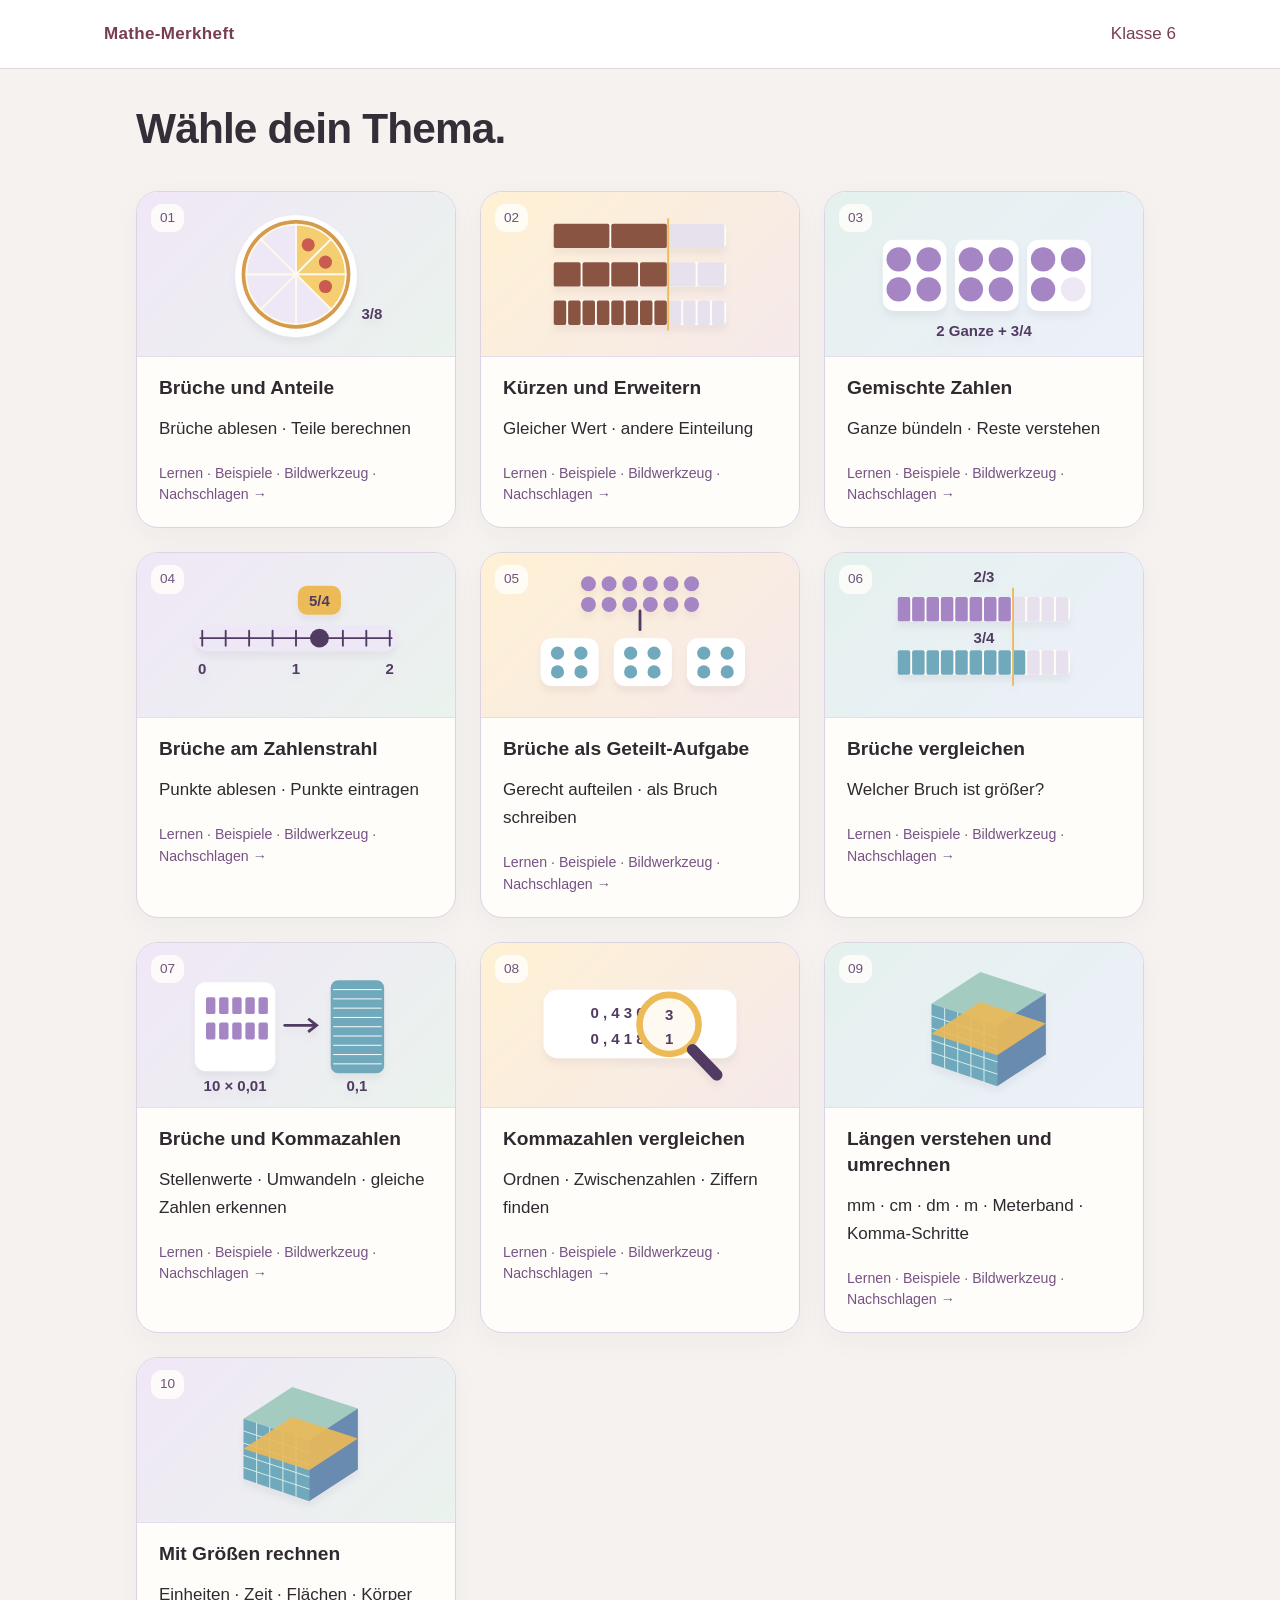
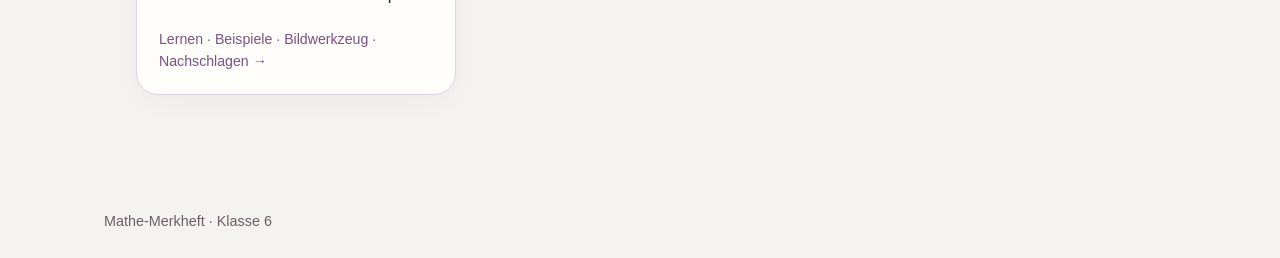
<file: index.html>
<!doctype html>
<html lang="de"><head><meta charset="utf-8"><meta name="viewport" content="width=device-width,initial-scale=1"><title>Klasse 6 · Mathe-Merkheft</title><link rel="stylesheet" href="merkheft.css?v=20261029f"><link rel="stylesheet" href="anfasslabor.css?v=20261029f"><link rel="stylesheet" href="course.css?v=20261104gesamt2"></head><body class="course-page"><header><div class="top"><a class="brand" href="index.html">Mathe-Merkheft</a><span>Klasse 6</span></div></header><main><h1>Wähle dein Thema.</h1><div class="home-grid"><a class="topic-card" href="brueche.html"><span class="topic-art" data-tool-art="brueche" aria-hidden="true"></span><span class="topic-num">01</span><h2>Brüche und Anteile</h2><div>Brüche ablesen · Teile berechnen</div><small>Lernen · Beispiele · Bildwerkzeug · Nachschlagen →</small></a><a class="topic-card" href="gleichwertig.html"><span class="topic-art" data-tool-art="gleichwertig" aria-hidden="true"></span><span class="topic-num">02</span><h2>Kürzen und Erweitern</h2><div>Gleicher Wert · andere Einteilung</div><small>Lernen · Beispiele · Bildwerkzeug · Nachschlagen →</small></a><a class="topic-card" href="gemischt.html"><span class="topic-art" data-tool-art="gemischt" aria-hidden="true"></span><span class="topic-num">03</span><h2>Gemischte Zahlen</h2><div>Ganze bündeln · Reste verstehen</div><small>Lernen · Beispiele · Bildwerkzeug · Nachschlagen →</small></a><a class="topic-card" href="zahlenstrahl.html"><span class="topic-art" data-tool-art="zahlenstrahl" aria-hidden="true"></span><span class="topic-num">04</span><h2>Brüche am Zahlenstrahl</h2><div>Punkte ablesen · Punkte eintragen</div><small>Lernen · Beispiele · Bildwerkzeug · Nachschlagen →</small></a><a class="topic-card" href="quotienten.html"><span class="topic-art" data-tool-art="quotienten" aria-hidden="true"></span><span class="topic-num">05</span><h2>Brüche als Geteilt-Aufgabe</h2><div>Gerecht aufteilen · als Bruch schreiben</div><small>Lernen · Beispiele · Bildwerkzeug · Nachschlagen →</small></a><a class="topic-card" href="vergleichen.html"><span class="topic-art" data-tool-art="vergleichen" aria-hidden="true"></span><span class="topic-num">06</span><h2>Brüche vergleichen</h2><div>Welcher Bruch ist größer?</div><small>Lernen · Beispiele · Bildwerkzeug · Nachschlagen →</small></a><a class="topic-card" href="dezimal.html"><span class="topic-art" data-tool-art="dezimal" aria-hidden="true"></span><span class="topic-num">07</span><h2>Brüche und Kommazahlen</h2><div>Stellenwerte · Umwandeln · gleiche Zahlen erkennen</div><small>Lernen · Beispiele · Bildwerkzeug · Nachschlagen →</small></a><a class="topic-card" href="dezimalvergleich.html"><span class="topic-art" data-tool-art="dezimalvergleich" aria-hidden="true"></span><span class="topic-num">08</span><h2>Kommazahlen vergleichen</h2><div>Ordnen · Zwischenzahlen · Ziffern finden</div><small>Lernen · Beispiele · Bildwerkzeug · Nachschlagen →</small></a><a class="topic-card" href="laengen.html"><span class="topic-art" data-tool-art="groessen" aria-hidden="true"></span><span class="topic-num">09</span><h2>Längen verstehen und umrechnen</h2><div>mm · cm · dm · m · Meterband · Komma-Schritte</div><small>Lernen · Beispiele · Bildwerkzeug · Nachschlagen →</small></a><a class="topic-card" href="groessen.html"><span class="topic-art" data-tool-art="groessen" aria-hidden="true"></span><span class="topic-num">10</span><h2>Mit Größen rechnen</h2><div>Einheiten · Zeit · Flächen · Körper</div><small>Lernen · Beispiele · Bildwerkzeug · Nachschlagen →</small></a></div></main><footer>Mathe-Merkheft · Klasse 6</footer><script src="werkzeugbilder.js?v=20261029g" defer></script></body></html>
</file>
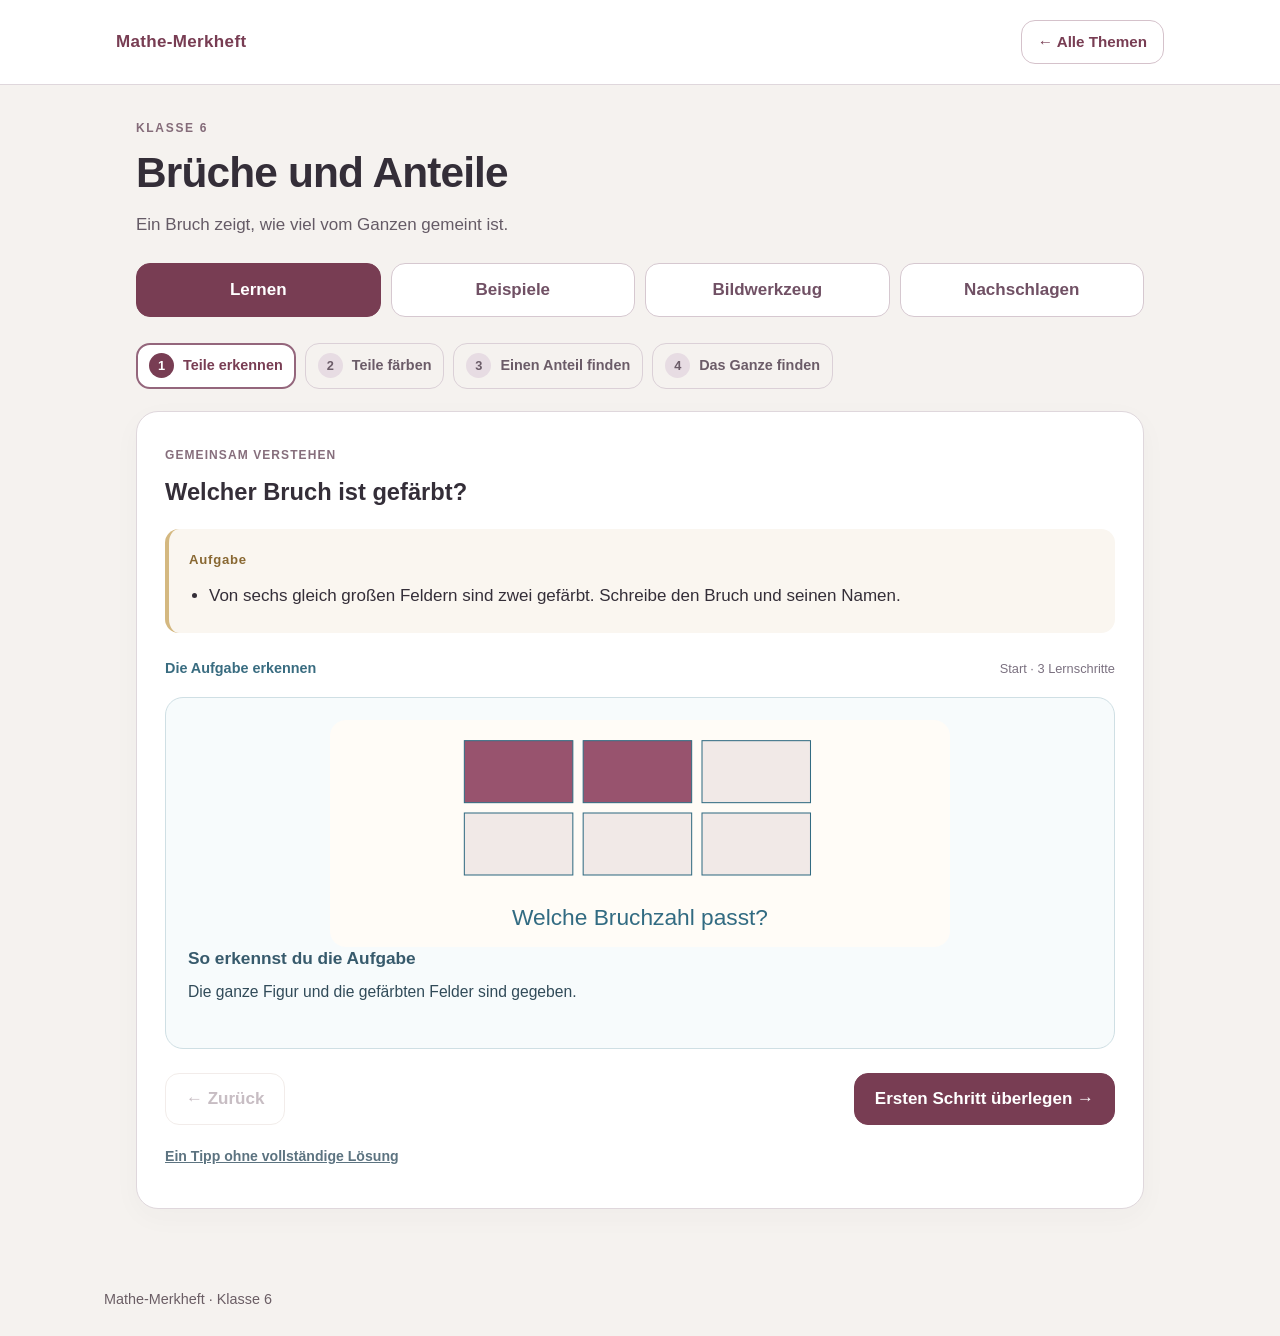
<file: brueche.html>
<!doctype html>
<html lang="de"><head><meta charset="utf-8"><meta name="viewport" content="width=device-width,initial-scale=1"><title>Brüche und Anteile · Mathe-Merkheft</title>
<link rel="stylesheet" href="merkheft.css?v=20261031r21"><link rel="stylesheet" href="bildlabor.css?v=20261031r21"><link rel="stylesheet" href="anfasslabor.css?v=20261031r21"><link rel="stylesheet" href="rechenbilder.css?v=20261031r21"><link rel="stylesheet" href="course.css?v=20261104gesamt2"></head>
<body data-topic="brueche" class="course-page"><header><div class="course-top"><a href="index.html" class="brand">Mathe-Merkheft</a><a href="index.html" class="home-link">← Alle Themen</a></div></header>
<main id="course-main"><div class="course-heading"><span class="course-kicker">KLASSE 6</span><h1>Brüche und Anteile</h1><p id="course-goal"></p></div>
<nav class="course-tabs" aria-label="Bereich wählen"><button type="button" data-mode="learn" aria-controls="learn-pane">Lernen</button><button type="button" data-mode="examples" aria-controls="examples-pane">Beispiele</button><button type="button" data-mode="tool" aria-controls="tool-pane">Bildwerkzeug</button><button type="button" data-mode="reference" aria-controls="reference-pane">Nachschlagen</button></nav>
<section id="learn-pane"><nav id="lesson-path" aria-label="Lernweg"></nav><div id="learn-reader"></div></section>
<section id="examples-pane" hidden><label class="example-label" for="example-select">Welche Aufgabe möchtest du ansehen?</label><select id="example-select"></select><div id="example-reader"></div><nav class="example-pager" aria-label="Beispiel wechseln"><button id="case-prev" type="button">← Voriges Beispiel</button><span id="case-position" aria-live="polite"></span><button id="case-next" type="button">Nächstes Beispiel →</button></nav></section>
<section id="tool-pane" hidden><div class="tool-note">Hier kannst du eigene Zahlen ausprobieren.</div><section id="werkzeug" class="lab"><h2>Das Bild verändern</h2></section></section>
<section id="reference-pane" hidden></section>
<noscript>Bitte aktiviere JavaScript, damit du die Bilder und Rechenschritte sehen kannst.</noscript></main><footer>Mathe-Merkheft · Klasse 6</footer>
<script src="course-data.js?v=20261104regel2" defer></script><script src="bildlabor.js?v=20261031r21" defer></script><script src="werkzeugbilder.js?v=20261031r21" defer></script><script src="anfasslabor.js?v=20261104gesamt2" defer></script><script src="rechenbilder.js?v=20261031r21" defer></script><script src="startbilder.js?v=20261104gesamt2" defer></script><script src="course.js?v=20261104gesamt2" defer></script></body></html>
</file>
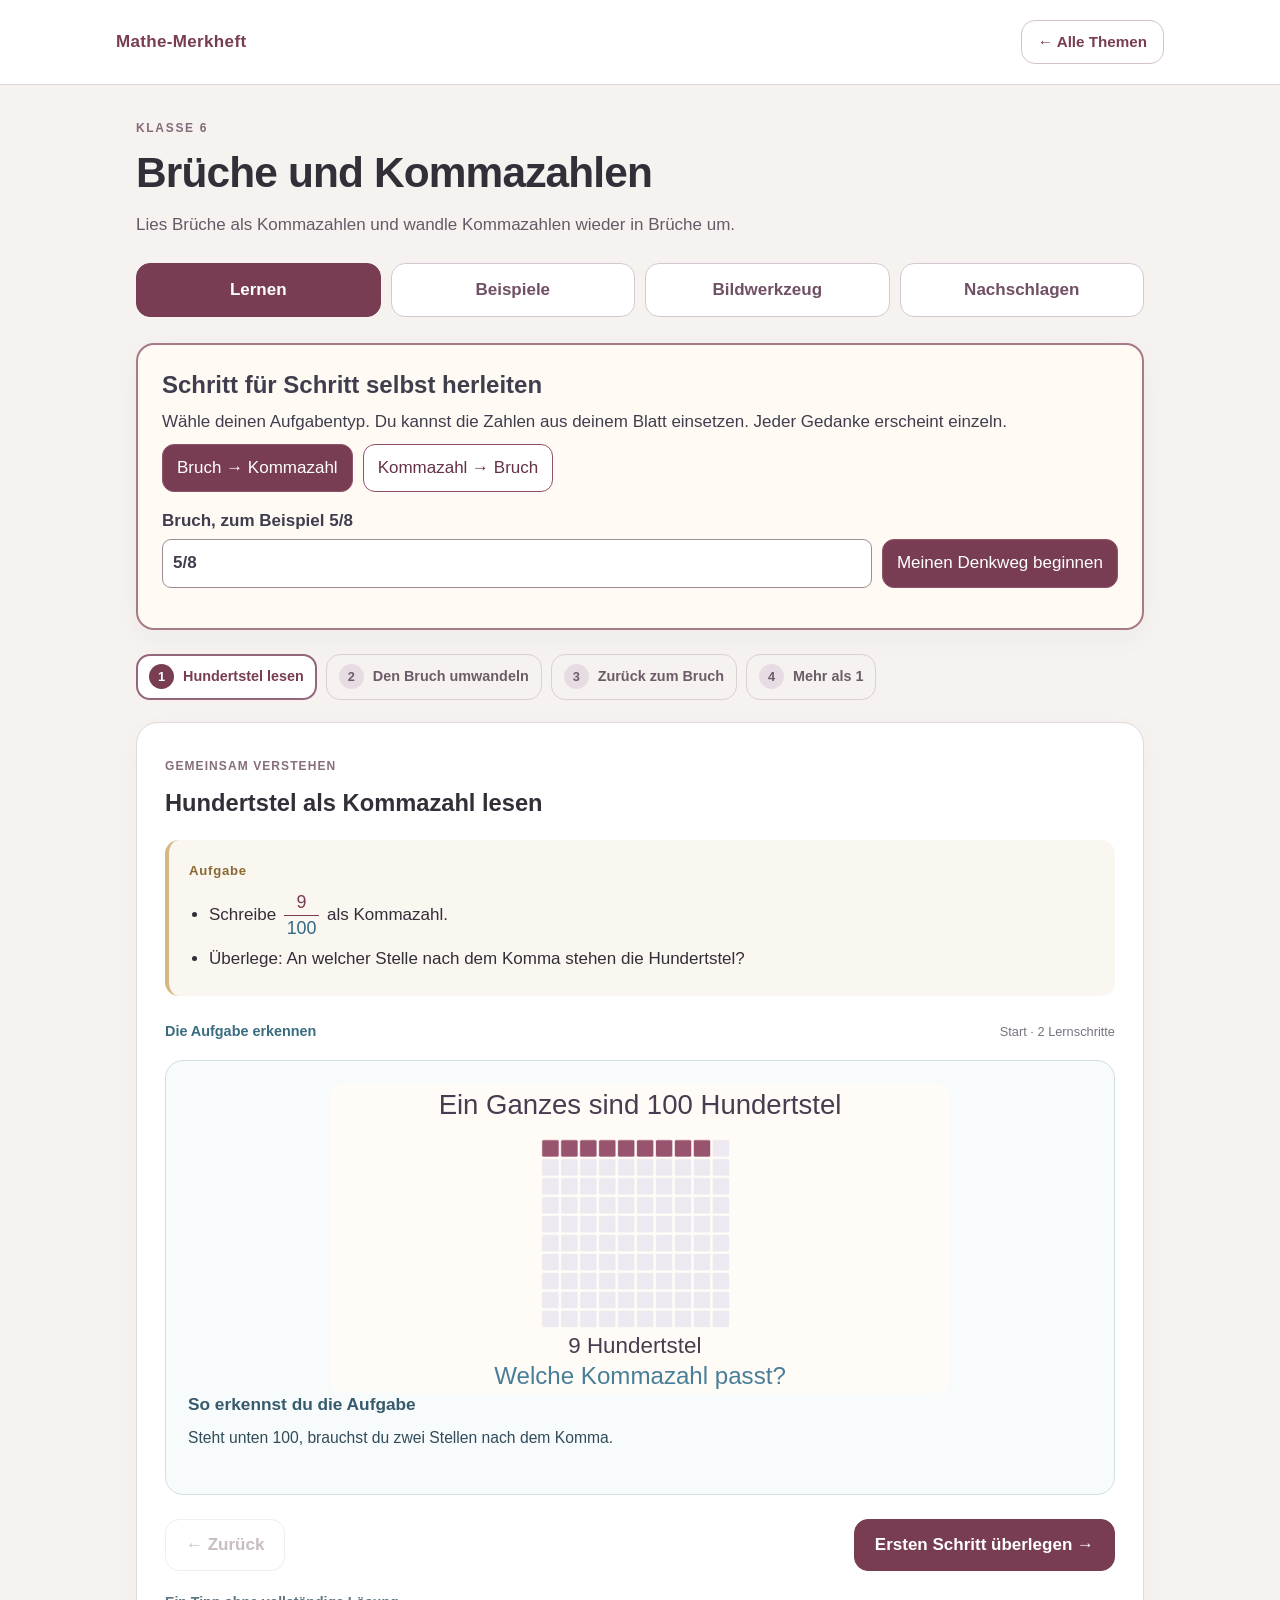
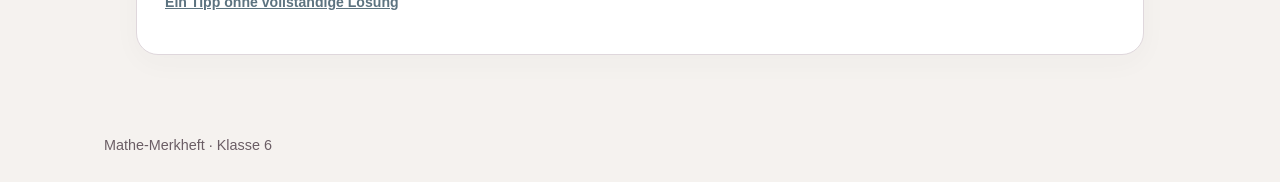
<file: dezimal.html>
<!doctype html>
<html lang="de"><head><meta charset="utf-8"><meta name="viewport" content="width=device-width,initial-scale=1"><title>Brüche und Kommazahlen · Mathe-Merkheft</title>
<link rel="stylesheet" href="merkheft.css?v=20261031r26"><link rel="stylesheet" href="bildlabor.css?v=20261031r26"><link rel="stylesheet" href="anfasslabor.css?v=20261031r26"><link rel="stylesheet" href="rechenbilder.css?v=20261031r26"><link rel="stylesheet" href="course.css?v=20261104gesamt2"><link rel="stylesheet" href="basiswege.css?v=20261104regel2"></head>
<body data-topic="dezimal" class="course-page"><header><div class="course-top"><a href="index.html" class="brand">Mathe-Merkheft</a><a href="index.html" class="home-link">← Alle Themen</a></div></header>
<main id="course-main"><div class="course-heading"><span class="course-kicker">KLASSE 6</span><h1>Brüche und Kommazahlen</h1><p id="course-goal"></p></div>
<nav class="course-tabs" aria-label="Bereich wählen"><button type="button" data-mode="learn" aria-controls="learn-pane">Lernen</button><button type="button" data-mode="examples" aria-controls="examples-pane">Beispiele</button><button type="button" data-mode="tool" aria-controls="tool-pane">Bildwerkzeug</button><button type="button" data-mode="reference" aria-controls="reference-pane">Nachschlagen</button></nav>
<section id="learn-pane"><nav id="lesson-path" aria-label="Lernweg"></nav><div id="learn-reader"></div></section>
<section id="examples-pane" hidden><label class="example-label" for="example-select">Welche Aufgabe möchtest du ansehen?</label><select id="example-select"></select><div id="example-reader"></div><nav class="example-pager" aria-label="Beispiel wechseln"><button id="case-prev" type="button">← Voriges Beispiel</button><span id="case-position" aria-live="polite"></span><button id="case-next" type="button">Nächstes Beispiel →</button></nav></section>
<section id="tool-pane" hidden><div class="tool-note">Hier kannst du eigene Zahlen ausprobieren.</div><section id="werkzeug" class="lab"><h2>Das Bild verändern</h2></section></section>
<section id="reference-pane" hidden></section>
<noscript>Bitte aktiviere JavaScript, damit du die Bilder und Rechenschritte sehen kannst.</noscript></main><footer>Mathe-Merkheft · Klasse 6</footer>
<script src="course-data.js?v=20261104regel2" defer></script><script src="bildlabor.js?v=20261031r26" defer></script><script src="werkzeugbilder.js?v=20261031r26" defer></script><script src="anfasslabor.js?v=20261104gesamt2" defer></script><script src="dezimal-bilder.js?v=20261031r26" defer></script><script src="rechenbilder.js?v=20261031r26" defer></script><script src="startbilder.js?v=20261104gesamt2" defer></script><script src="course.js?v=20261104gesamt2" defer></script><script src="basiswege.js?v=20261104regel2" defer></script></body></html>
</file>
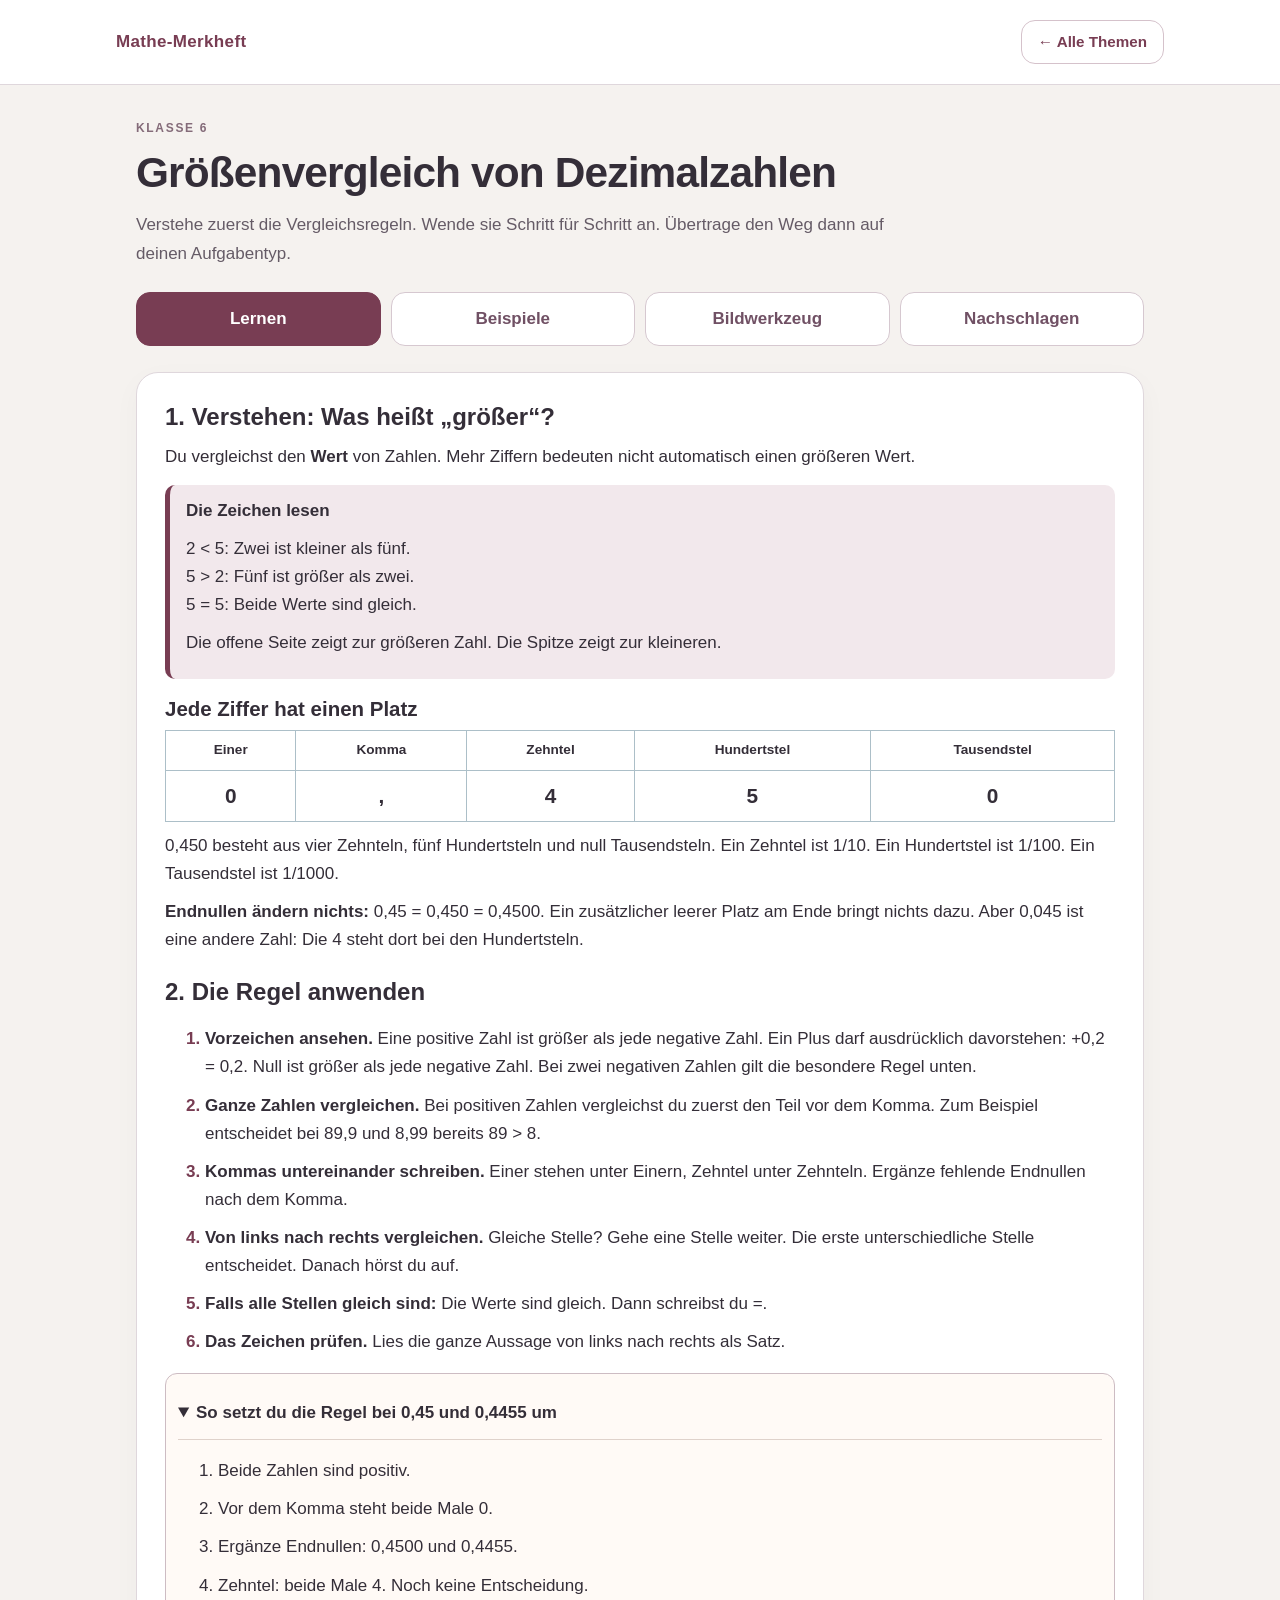
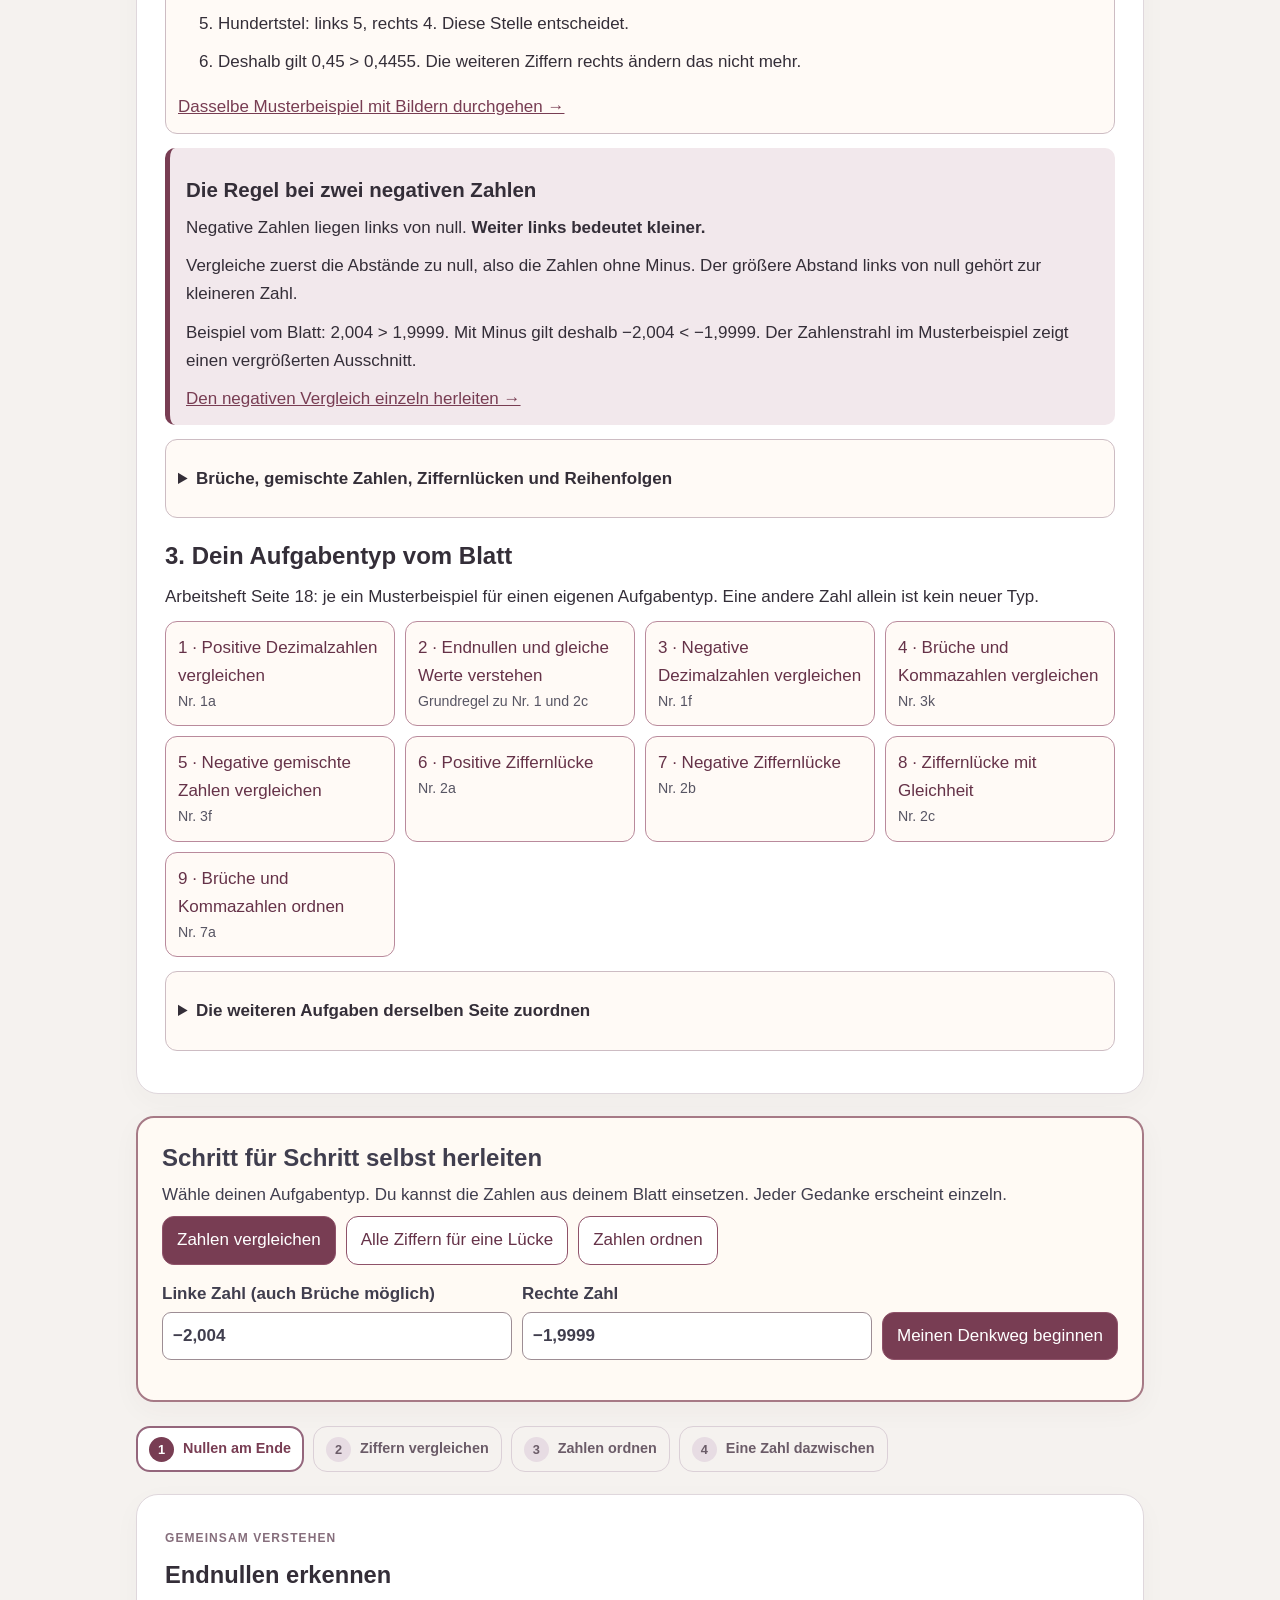
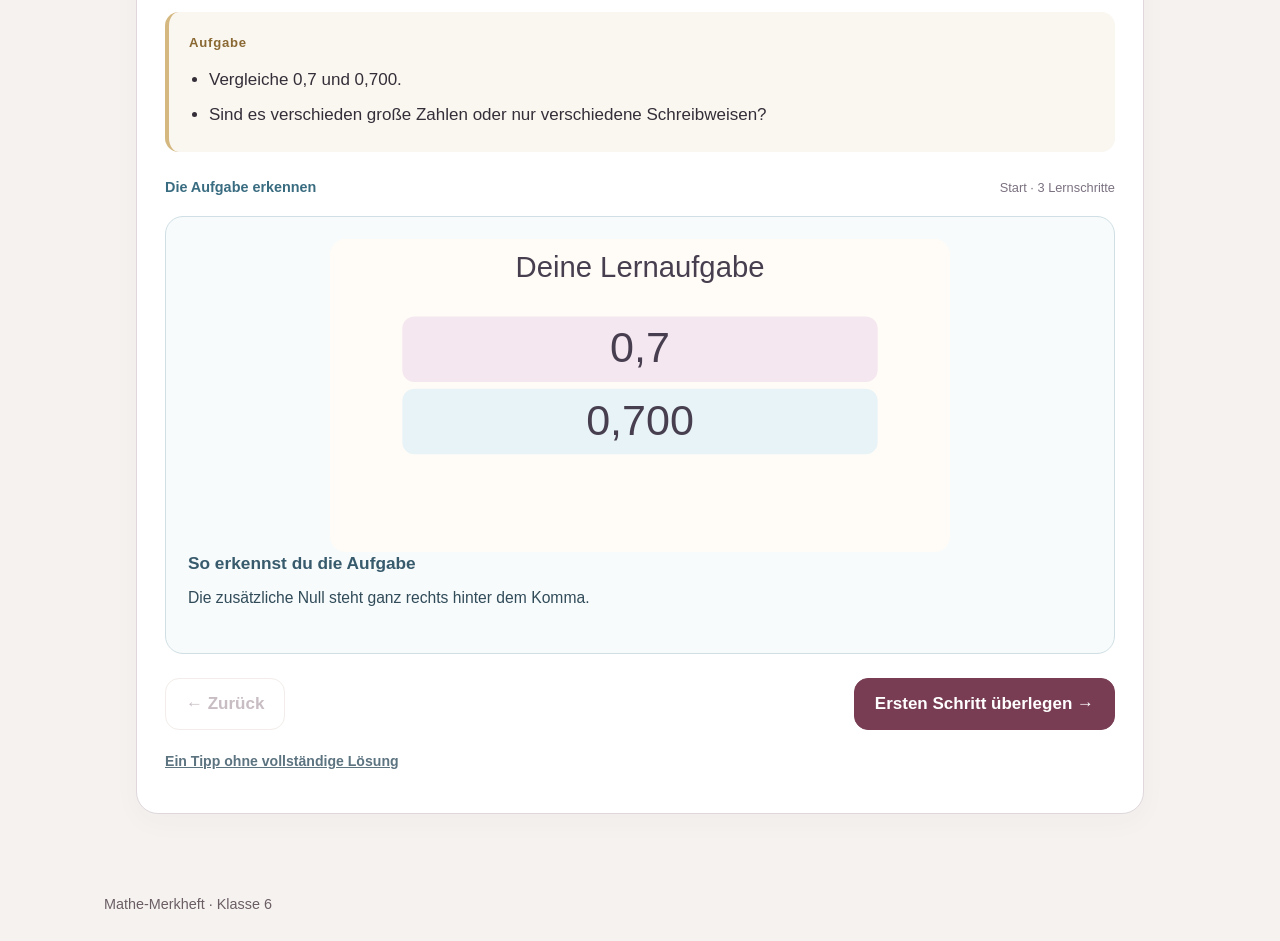
<file: dezimalvergleich.html>
<!doctype html>
<html lang="de"><head><meta charset="utf-8"><meta name="viewport" content="width=device-width,initial-scale=1"><title>Größenvergleich von Dezimalzahlen · Mathe-Merkheft</title>
<link rel="stylesheet" href="merkheft.css?v=20261031r28"><link rel="stylesheet" href="bildlabor.css?v=20261031r28"><link rel="stylesheet" href="anfasslabor.css?v=20261031r28"><link rel="stylesheet" href="rechenbilder.css?v=20261031r28"><link rel="stylesheet" href="course.css?v=20261104gesamt2"><link rel="stylesheet" href="basiswege.css?v=20261104regel2"></head>
<body data-topic="dezimalvergleich" class="course-page"><header><div class="course-top"><a href="index.html" class="brand">Mathe-Merkheft</a><a href="index.html" class="home-link">← Alle Themen</a></div></header>
<main id="course-main"><div class="course-heading"><span class="course-kicker">KLASSE 6</span><h1>Größenvergleich von Dezimalzahlen</h1><p id="course-goal"></p></div>
<nav class="course-tabs" aria-label="Bereich wählen"><button type="button" data-mode="learn" aria-controls="learn-pane">Lernen</button><button type="button" data-mode="examples" aria-controls="examples-pane">Beispiele</button><button type="button" data-mode="tool" aria-controls="tool-pane">Bildwerkzeug</button><button type="button" data-mode="reference" aria-controls="reference-pane">Nachschlagen</button></nav>
<section id="learn-pane"><article class="dv-intro lesson-card" id="vergleich-regeln">
<h2>1. Verstehen: Was heißt „größer“?</h2>
<p>Du vergleichst den <strong>Wert</strong> von Zahlen. Mehr Ziffern bedeuten nicht automatisch einen größeren Wert.</p>
<div class="dv-rule"><strong>Die Zeichen lesen</strong><p>2 &lt; 5: Zwei ist kleiner als fünf.<br>5 &gt; 2: Fünf ist größer als zwei.<br>5 = 5: Beide Werte sind gleich.</p><p>Die offene Seite zeigt zur größeren Zahl. Die Spitze zeigt zur kleineren.</p></div>
<h3>Jede Ziffer hat einen Platz</h3>
<div class="basis-table-wrap" tabindex="0" role="region" aria-label="Stellenwerte einer Dezimalzahl"><table><thead><tr><th>Einer</th><th class="basis-comma-mark">Komma</th><th>Zehntel</th><th>Hundertstel</th><th>Tausendstel</th></tr></thead><tbody><tr><td>0</td><td>,</td><td>4</td><td>5</td><td>0</td></tr></tbody></table></div>
<p>0,450 besteht aus vier Zehnteln, fünf Hundertsteln und null Tausendsteln. Ein Zehntel ist 1/10. Ein Hundertstel ist 1/100. Ein Tausendstel ist 1/1000.</p>
<p><strong>Endnullen ändern nichts:</strong> 0,45 = 0,450 = 0,4500. Ein zusätzlicher leerer Platz am Ende bringt nichts dazu. Aber 0,045 ist eine andere Zahl: Die 4 steht dort bei den Hundertsteln.</p>
<h2>2. Die Regel anwenden</h2>
<ol class="dv-steps"><li><strong>Vorzeichen ansehen.</strong> Eine positive Zahl ist größer als jede negative Zahl. Ein Plus darf ausdrücklich davorstehen: +0,2 = 0,2. Null ist größer als jede negative Zahl. Bei zwei negativen Zahlen gilt die besondere Regel unten.</li><li><strong>Ganze Zahlen vergleichen.</strong> Bei positiven Zahlen vergleichst du zuerst den Teil vor dem Komma. Zum Beispiel entscheidet bei 89,9 und 8,99 bereits 89 &gt; 8.</li><li><strong>Kommas untereinander schreiben.</strong> Einer stehen unter Einern, Zehntel unter Zehnteln. Ergänze fehlende Endnullen nach dem Komma.</li><li><strong>Von links nach rechts vergleichen.</strong> Gleiche Stelle? Gehe eine Stelle weiter. Die erste unterschiedliche Stelle entscheidet. Danach hörst du auf.</li><li><strong>Falls alle Stellen gleich sind:</strong> Die Werte sind gleich. Dann schreibst du =.</li><li><strong>Das Zeichen prüfen.</strong> Lies die ganze Aussage von links nach rechts als Satz.</li></ol>
<details open><summary>So setzt du die Regel bei 0,45 und 0,4455 um</summary><ol><li>Beide Zahlen sind positiv.</li><li>Vor dem Komma steht beide Male 0.</li><li>Ergänze Endnullen: 0,4500 und 0,4455.</li><li>Zehntel: beide Male 4. Noch keine Entscheidung.</li><li>Hundertstel: links 5, rechts 4. Diese Stelle entscheidet.</li><li>Deshalb gilt 0,45 &gt; 0,4455. Die weiteren Ziffern rechts ändern das nicht mehr.</li></ol><a href="#type-1">Dasselbe Musterbeispiel mit Bildern durchgehen →</a></details>
<div class="dv-rule"><h3>Die Regel bei zwei negativen Zahlen</h3><p>Negative Zahlen liegen links von null. <strong>Weiter links bedeutet kleiner.</strong></p><p>Vergleiche zuerst die Abstände zu null, also die Zahlen ohne Minus. Der größere Abstand links von null gehört zur kleineren Zahl.</p><p>Beispiel vom Blatt: 2,004 &gt; 1,9999. Mit Minus gilt deshalb −2,004 &lt; −1,9999. Der Zahlenstrahl im Musterbeispiel zeigt einen vergrößerten Ausschnitt.</p><a href="#type-3">Den negativen Vergleich einzeln herleiten →</a></div>
<details><summary>Brüche, gemischte Zahlen, Ziffernlücken und Reihenfolgen</summary><ul><li><strong>Bruch und Kommazahl:</strong> Schreibe sie zuerst in derselben Form. Erweitere einen passenden Bruch auf den Nenner 10, 100 oder 1000. Multipliziere oben und unten mit derselben Zahl.</li><li><strong>Kein endlicher Dezimalbruch?</strong> Vergleiche mit einem gemeinsamen Nenner. Dann sind die Bruchteile gleich groß. Vergleiche die Zähler mit ihren Vorzeichen.</li><li><strong>Gemischte Zahl:</strong> 3 1/3 = (3 · 3 + 1)/3 = 10/3. Ein Minus vor der gemischten Zahl gilt für die ganze Zahl.</li><li><strong>Ziffernlücke:</strong> Probiere 0 bis 9 an genau dieser Stelle. Vergleiche jedes Mal die vollständigen Zahlen. Bei &lt; oder &gt; reicht Gleichheit nicht. Bei = ist nur Gleichheit erlaubt.</li><li><strong>Ordnen:</strong> Wandle Brüche zuerst um. Suche die kleinste Zahl. Ordne danach die übrigen Zahlen. Am Ende steht jede ursprüngliche Zahl genau einmal in der Reihe.</li></ul></details>
<h2>3. Dein Aufgabentyp vom Blatt</h2>
<p>Arbeitsheft Seite 18: je ein Musterbeispiel für einen eigenen Aufgabentyp. Eine andere Zahl allein ist kein neuer Typ.</p>
<nav class="dv-types" aria-label="Aufgabentypen vom Schulblatt">
<a href="#type-1">1 · Positive Dezimalzahlen vergleichen <small>Nr. 1a</small></a>
<a href="#type-2">2 · Endnullen und gleiche Werte verstehen <small>Grundregel zu Nr. 1 und 2c</small></a>
<a href="#type-3">3 · Negative Dezimalzahlen vergleichen <small>Nr. 1f</small></a>
<a href="#type-4">4 · Brüche und Kommazahlen vergleichen <small>Nr. 3k</small></a>
<a href="#type-8">5 · Negative gemischte Zahlen vergleichen <small>Nr. 3f</small></a>
<a href="#type-5">6 · Positive Ziffernlücke <small>Nr. 2a</small></a>
<a href="#type-12">7 · Negative Ziffernlücke <small>Nr. 2b</small></a>
<a href="#type-6">8 · Ziffernlücke mit Gleichheit <small>Nr. 2c</small></a>
<a href="#type-7">9 · Brüche und Kommazahlen ordnen <small>Nr. 7a</small></a>
</nav>
<details><summary>Die weiteren Aufgaben derselben Seite zuordnen</summary><ul><li>Nr. 3: Auch ganze Zahlen, Zahlen mit verschiedenen Vorzeichen und gleiche Bruchwerte folgen den Regeln oben. Die kleinschrittige Hilfe unten nimmt diese Schreibweisen an.</li><li>Nr. 4: <a href="zahlenstrahl.html">Zahlenstrahl lesen</a> – zuerst die Schrittweite zwischen zwei Strichen bestimmen. Danach den Punkt abzählen und als Bruch und Kommazahl angeben.</li><li>Nr. 5 und 6: <a href="dezimal.html#grundlagenweg">Kommazahl und Bruch umwandeln</a> – Nachkommastellen zählen, Zehnernenner bilden und gegebenenfalls kürzen oder erweitern.</li></ul></details>
</article>
<nav id="lesson-path" aria-label="Lernweg"></nav><div id="learn-reader"></div></section>
<section id="examples-pane" hidden><label class="example-label" for="example-select">Welche Aufgabe möchtest du ansehen?</label><select id="example-select"></select><div id="example-reader"></div><nav class="example-pager" aria-label="Beispiel wechseln"><button id="case-prev" type="button">← Voriges Beispiel</button><span id="case-position" aria-live="polite"></span><button id="case-next" type="button">Nächstes Beispiel →</button></nav></section>
<section id="tool-pane" hidden><div class="tool-note">Hier kannst du eigene Zahlen ausprobieren.</div><section id="werkzeug" class="lab"><h2>Das Bild verändern</h2></section></section>
<section id="reference-pane" hidden></section>
<noscript>Bitte aktiviere JavaScript, damit du die Bilder und Rechenschritte sehen kannst.</noscript></main><footer>Mathe-Merkheft · Klasse 6</footer>
<script src="course-data.js?v=20261104regel2" defer></script><script src="bildlabor.js?v=20261031r28" defer></script><script src="werkzeugbilder.js?v=20261031r28" defer></script><script src="anfasslabor.js?v=20261104gesamt2" defer></script><script src="dezimalvergleich-bilder.js?v=20261031r28" defer></script><script src="rechenbilder.js?v=20261031r28" defer></script><script src="startbilder.js?v=20261104gesamt2" defer></script><script src="dezimalvergleich-lernweg.js?v=20261104regel2" defer></script><script src="course.js?v=20261104gesamt2" defer></script><script src="basiswege.js?v=20261104regel2" defer></script></body></html>
</file>
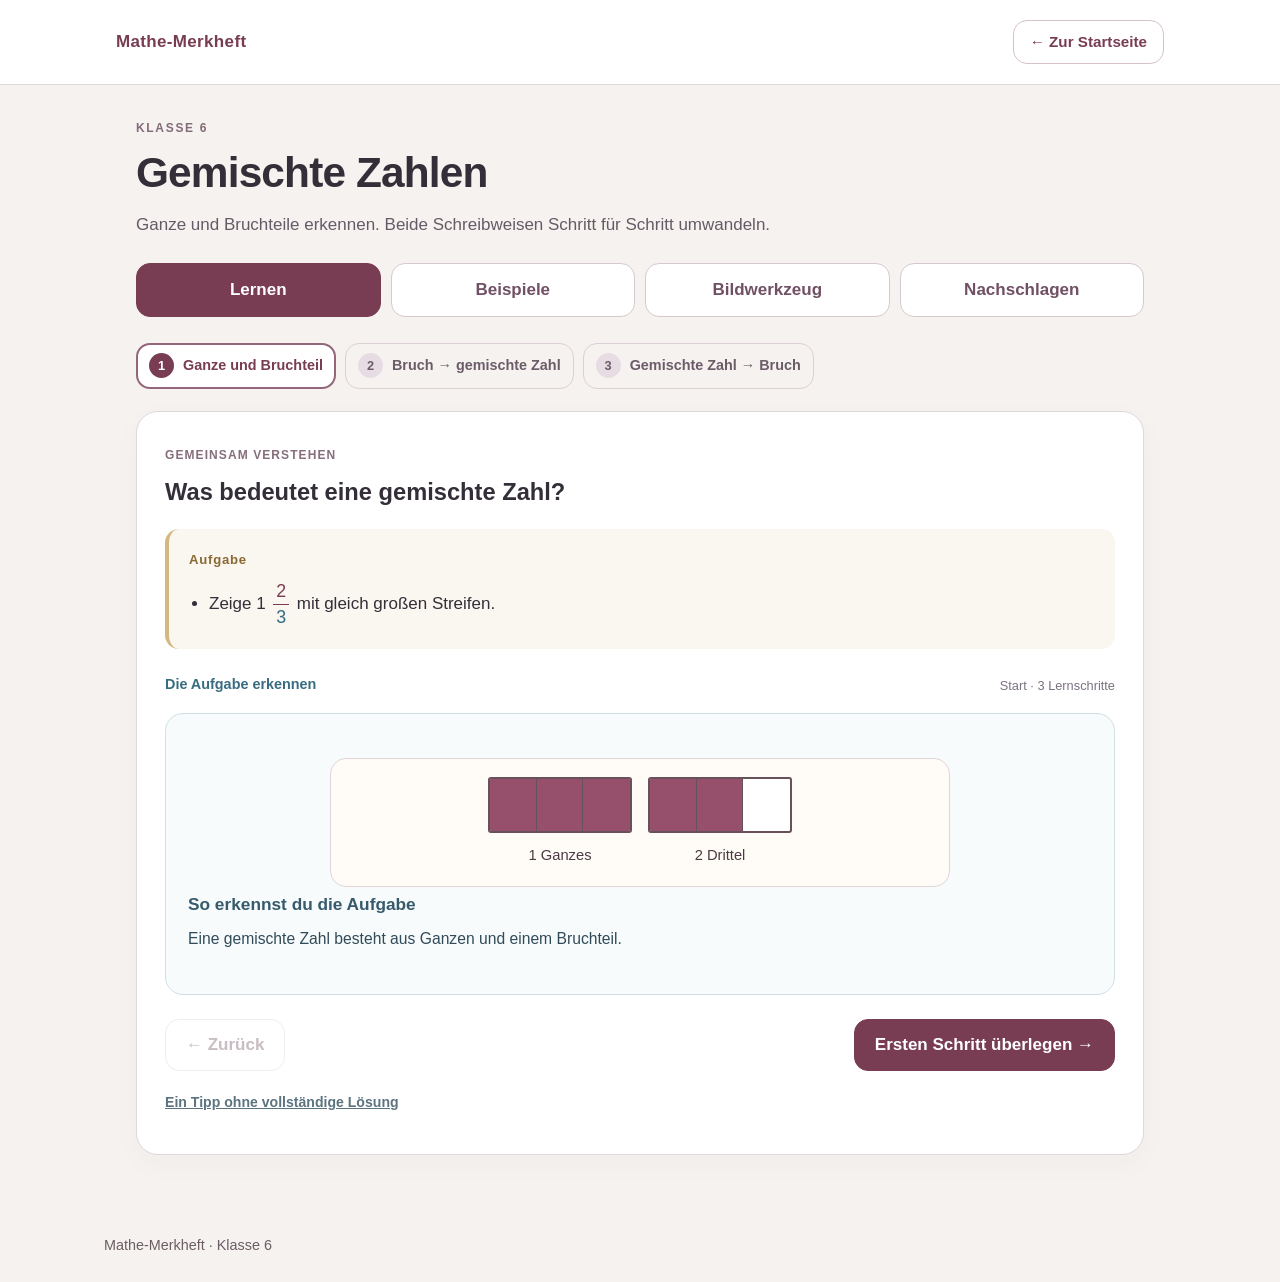
<file: gemischt.html>
<!doctype html>
<html lang="de"><head><meta charset="utf-8"><meta name="viewport" content="width=device-width,initial-scale=1"><title>Gemischte Zahlen · Mathe-Merkheft</title>
<link rel="stylesheet" href="merkheft.css?v=20261031g2"><link rel="stylesheet" href="bildlabor.css?v=20261031g2"><link rel="stylesheet" href="anfasslabor.css?v=20261031g2"><link rel="stylesheet" href="rechenbilder.css?v=20261031g2"><link rel="stylesheet" href="course.css?v=20261104gesamt2"><link rel="stylesheet" href="gemischt-kapitel.css?v=20261104gesamt1"></head>
<body data-topic="gemischt" class="course-page"><header><div class="course-top"><a href="index.html" class="brand">Mathe-Merkheft</a><a href="index.html" class="home-link">← Zur Startseite</a></div></header>
<main id="course-main"><div class="course-heading"><span class="course-kicker">KLASSE 6</span><h1>Gemischte Zahlen</h1><p id="course-goal"></p></div>
<nav class="course-tabs" aria-label="Bereich wählen"><button type="button" data-mode="learn" aria-controls="learn-pane">Lernen</button><button type="button" data-mode="examples" aria-controls="examples-pane">Beispiele</button><button type="button" data-mode="tool" aria-controls="tool-pane">Bildwerkzeug</button><button type="button" data-mode="reference" aria-controls="reference-pane">Nachschlagen</button></nav>
<section id="learn-pane"><nav id="lesson-path" aria-label="Lernweg"></nav><div id="learn-reader"></div></section>
<section id="examples-pane" hidden><label class="example-label" for="example-select">Welche Aufgabe möchtest du ansehen?</label><select id="example-select"></select><div id="example-reader"></div><nav class="example-pager" aria-label="Beispiel wechseln"><button id="case-prev" type="button">← Voriges Beispiel</button><span id="case-position" aria-live="polite"></span><button id="case-next" type="button">Nächstes Beispiel →</button></nav></section>
<section id="tool-pane" hidden><div class="tool-note">Hier kannst du eigene Zahlen ausprobieren.</div><section id="werkzeug" class="lab"><h2>Das Bild verändern</h2></section></section>
<section id="reference-pane" hidden></section>
<noscript>Bitte aktiviere JavaScript, damit du die Bilder und Rechenschritte sehen kannst.</noscript></main><footer>Mathe-Merkheft · Klasse 6</footer>
<script src="course-data.js?v=20261104regel2" defer></script><script src="bildlabor.js?v=20261031g2" defer></script><script src="werkzeugbilder.js?v=20261031g2" defer></script><script src="anfasslabor.js?v=20261104gesamt2" defer></script><script src="rechenbilder.js?v=20261031g2" defer></script><script src="gemischt-kapitel.js?v=20261104gesamt1" defer></script><script src="startbilder.js?v=20261104gesamt2" defer></script><script src="course.js?v=20261104gesamt2" defer></script></body></html>
</file>
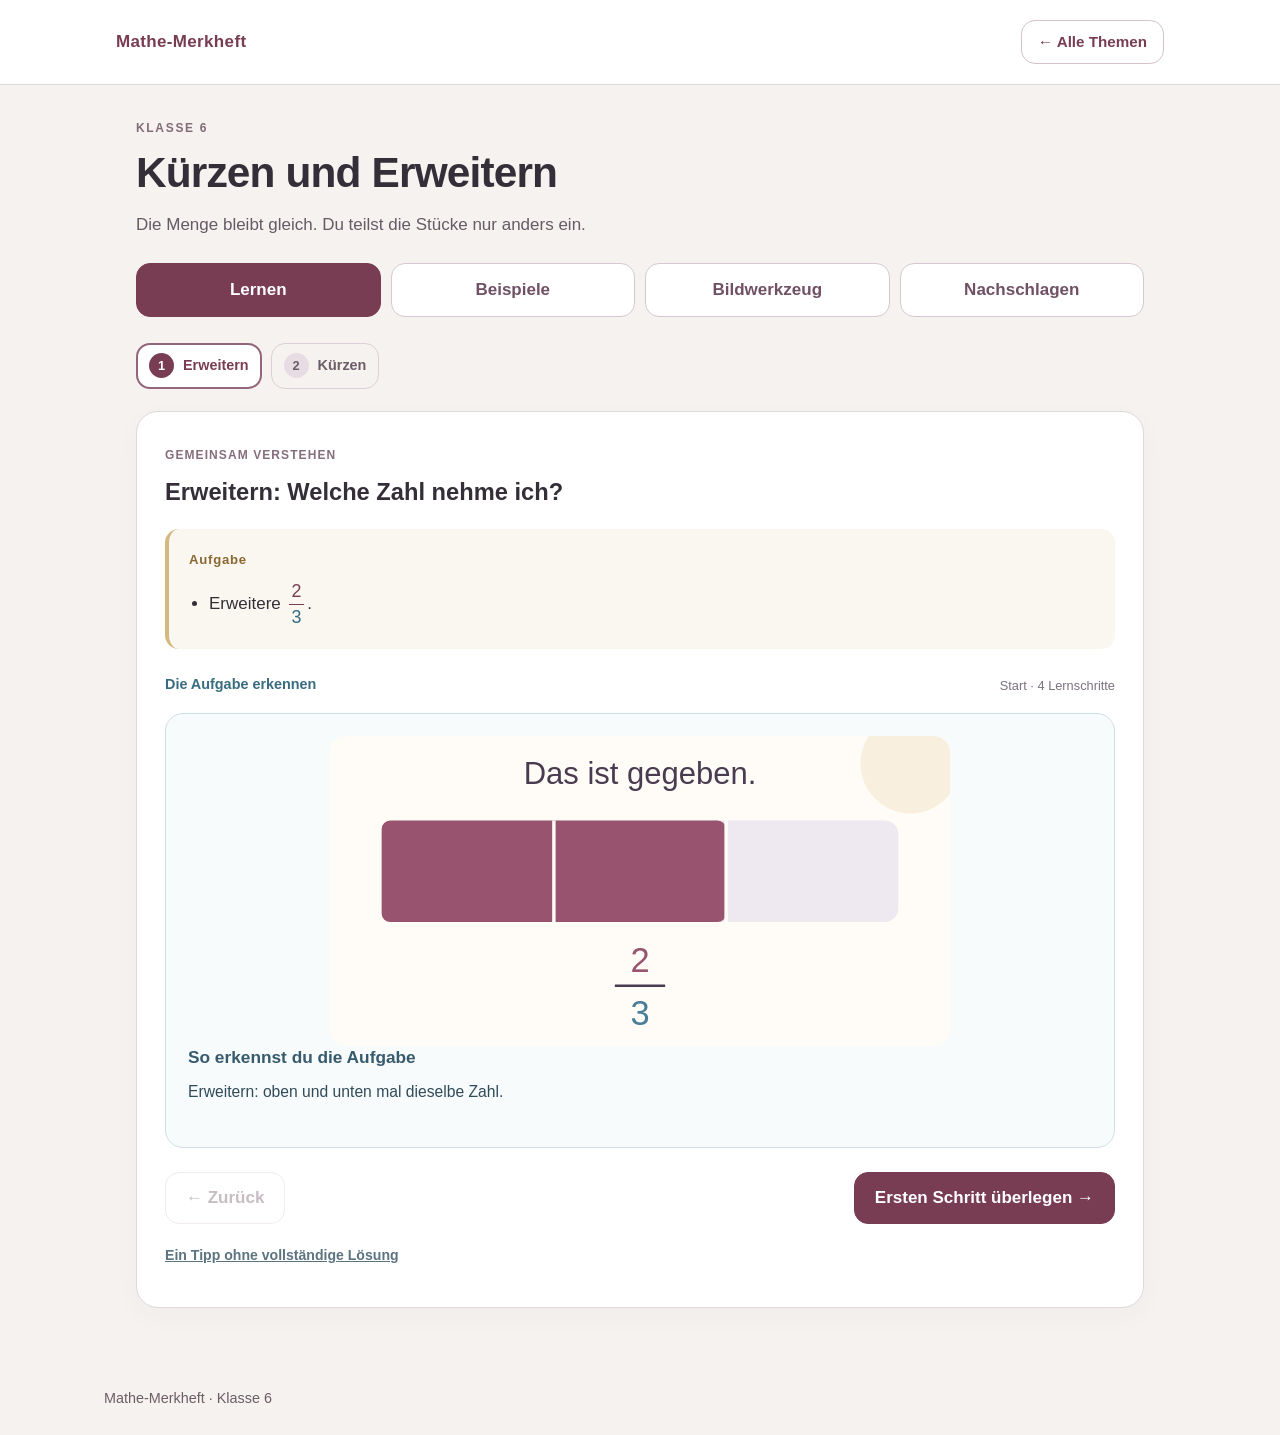
<file: gleichwertig.html>
<!doctype html>
<html lang="de"><head><meta charset="utf-8"><meta name="viewport" content="width=device-width,initial-scale=1"><title>Kürzen und Erweitern · Mathe-Merkheft</title>
<link rel="stylesheet" href="merkheft.css?v=20261031r22"><link rel="stylesheet" href="bildlabor.css?v=20261031r22"><link rel="stylesheet" href="anfasslabor.css?v=20261031r22"><link rel="stylesheet" href="rechenbilder.css?v=20261031r22"><link rel="stylesheet" href="course.css?v=20261104gesamt2"></head>
<body data-topic="gleichwertig" class="course-page"><header><div class="course-top"><a href="index.html" class="brand">Mathe-Merkheft</a><a href="index.html" class="home-link">← Alle Themen</a></div></header>
<main id="course-main"><div class="course-heading"><span class="course-kicker">KLASSE 6</span><h1>Kürzen und Erweitern</h1><p id="course-goal"></p></div>
<nav class="course-tabs" aria-label="Bereich wählen"><button type="button" data-mode="learn" aria-controls="learn-pane">Lernen</button><button type="button" data-mode="examples" aria-controls="examples-pane">Beispiele</button><button type="button" data-mode="tool" aria-controls="tool-pane">Bildwerkzeug</button><button type="button" data-mode="reference" aria-controls="reference-pane">Nachschlagen</button></nav>
<section id="learn-pane"><nav id="lesson-path" aria-label="Lernweg"></nav><div id="learn-reader"></div></section>
<section id="examples-pane" hidden><label class="example-label" for="example-select">Welche Aufgabe möchtest du ansehen?</label><select id="example-select"></select><div id="example-reader"></div><nav class="example-pager" aria-label="Beispiel wechseln"><button id="case-prev" type="button">← Voriges Beispiel</button><span id="case-position" aria-live="polite"></span><button id="case-next" type="button">Nächstes Beispiel →</button></nav></section>
<section id="tool-pane" hidden><div class="tool-note">Hier kannst du eigene Zahlen ausprobieren.</div><section id="werkzeug" class="lab"><h2>Das Bild verändern</h2></section></section>
<section id="reference-pane" hidden></section>
<noscript>Bitte aktiviere JavaScript, damit du die Bilder und Rechenschritte sehen kannst.</noscript></main><footer>Mathe-Merkheft · Klasse 6</footer>
<script src="course-data.js?v=20261104regel2" defer></script><script src="bildlabor.js?v=20261031r22" defer></script><script src="werkzeugbilder.js?v=20261031r22" defer></script><script src="anfasslabor.js?v=20261104gesamt2" defer></script><script src="rechenbilder.js?v=20261031r22" defer></script><script src="startbilder.js?v=20261104gesamt2" defer></script><script src="course.js?v=20261104gesamt2" defer></script></body></html>
</file>
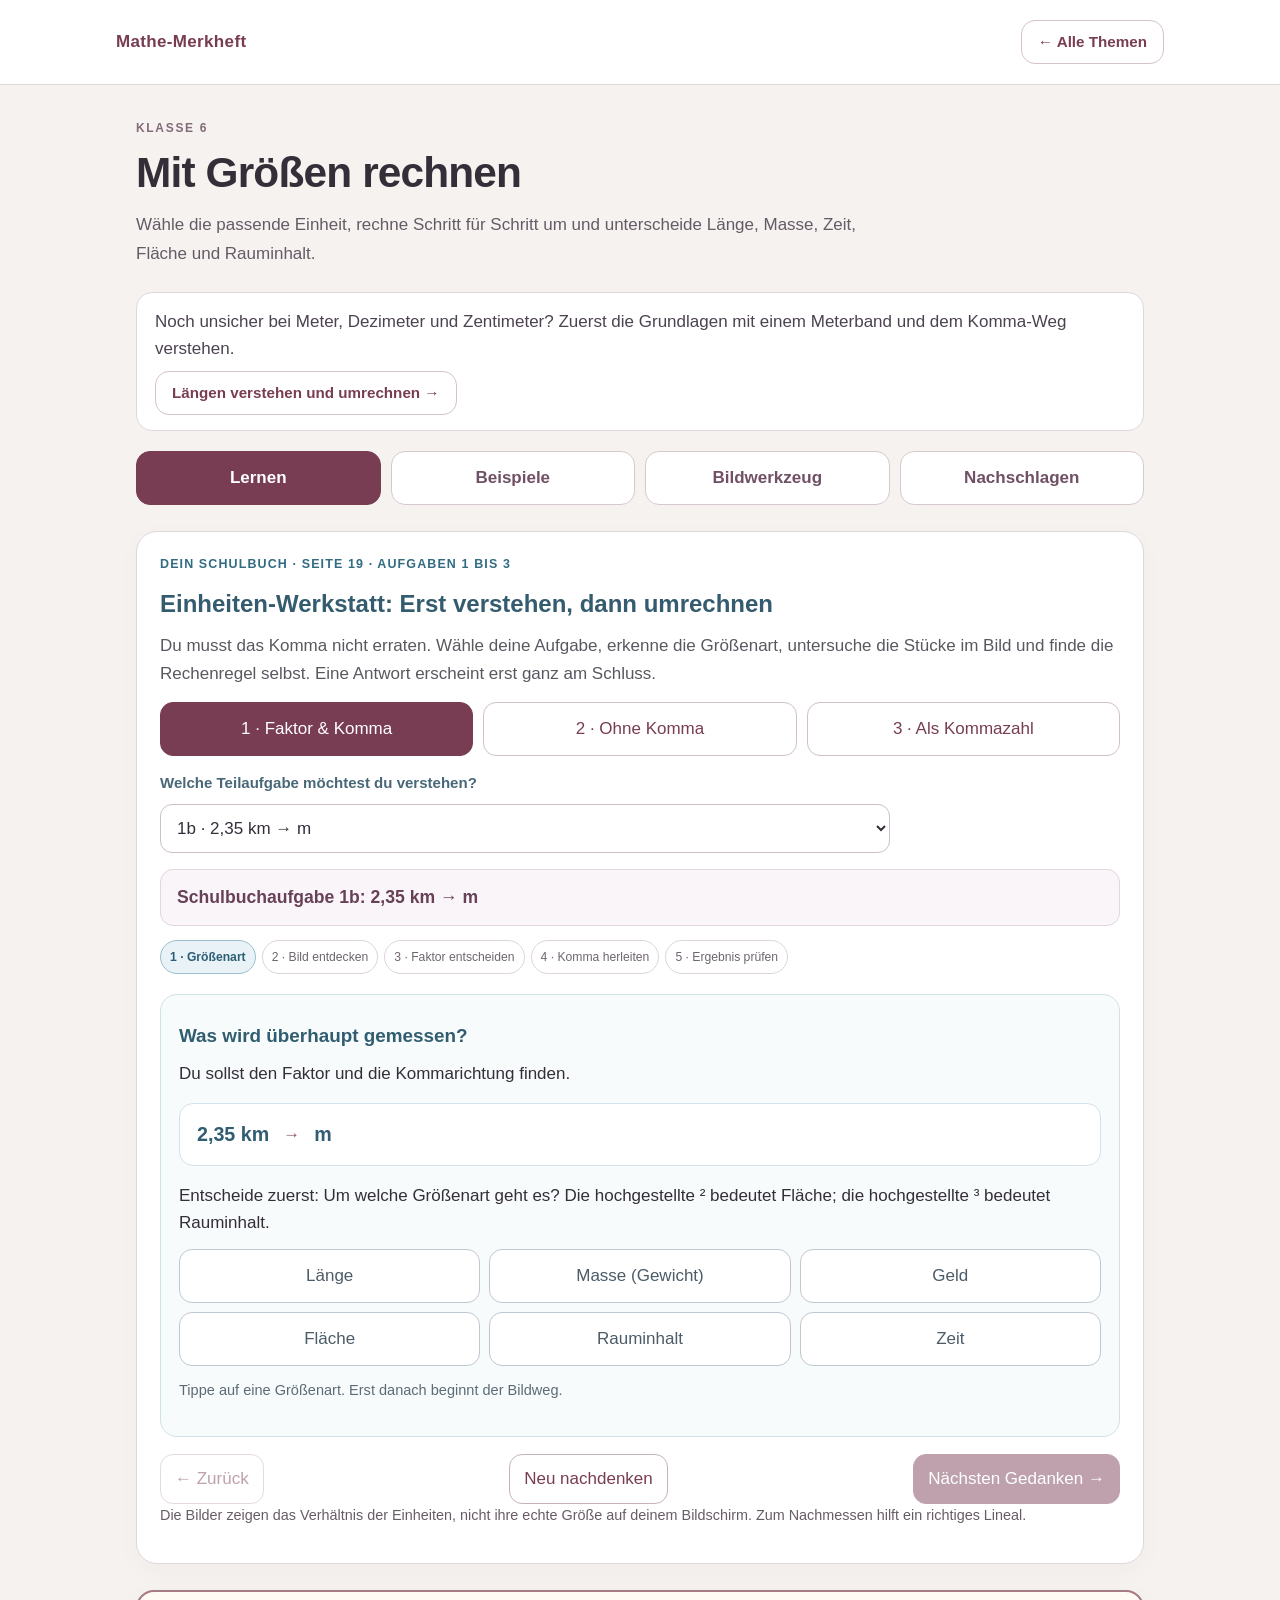
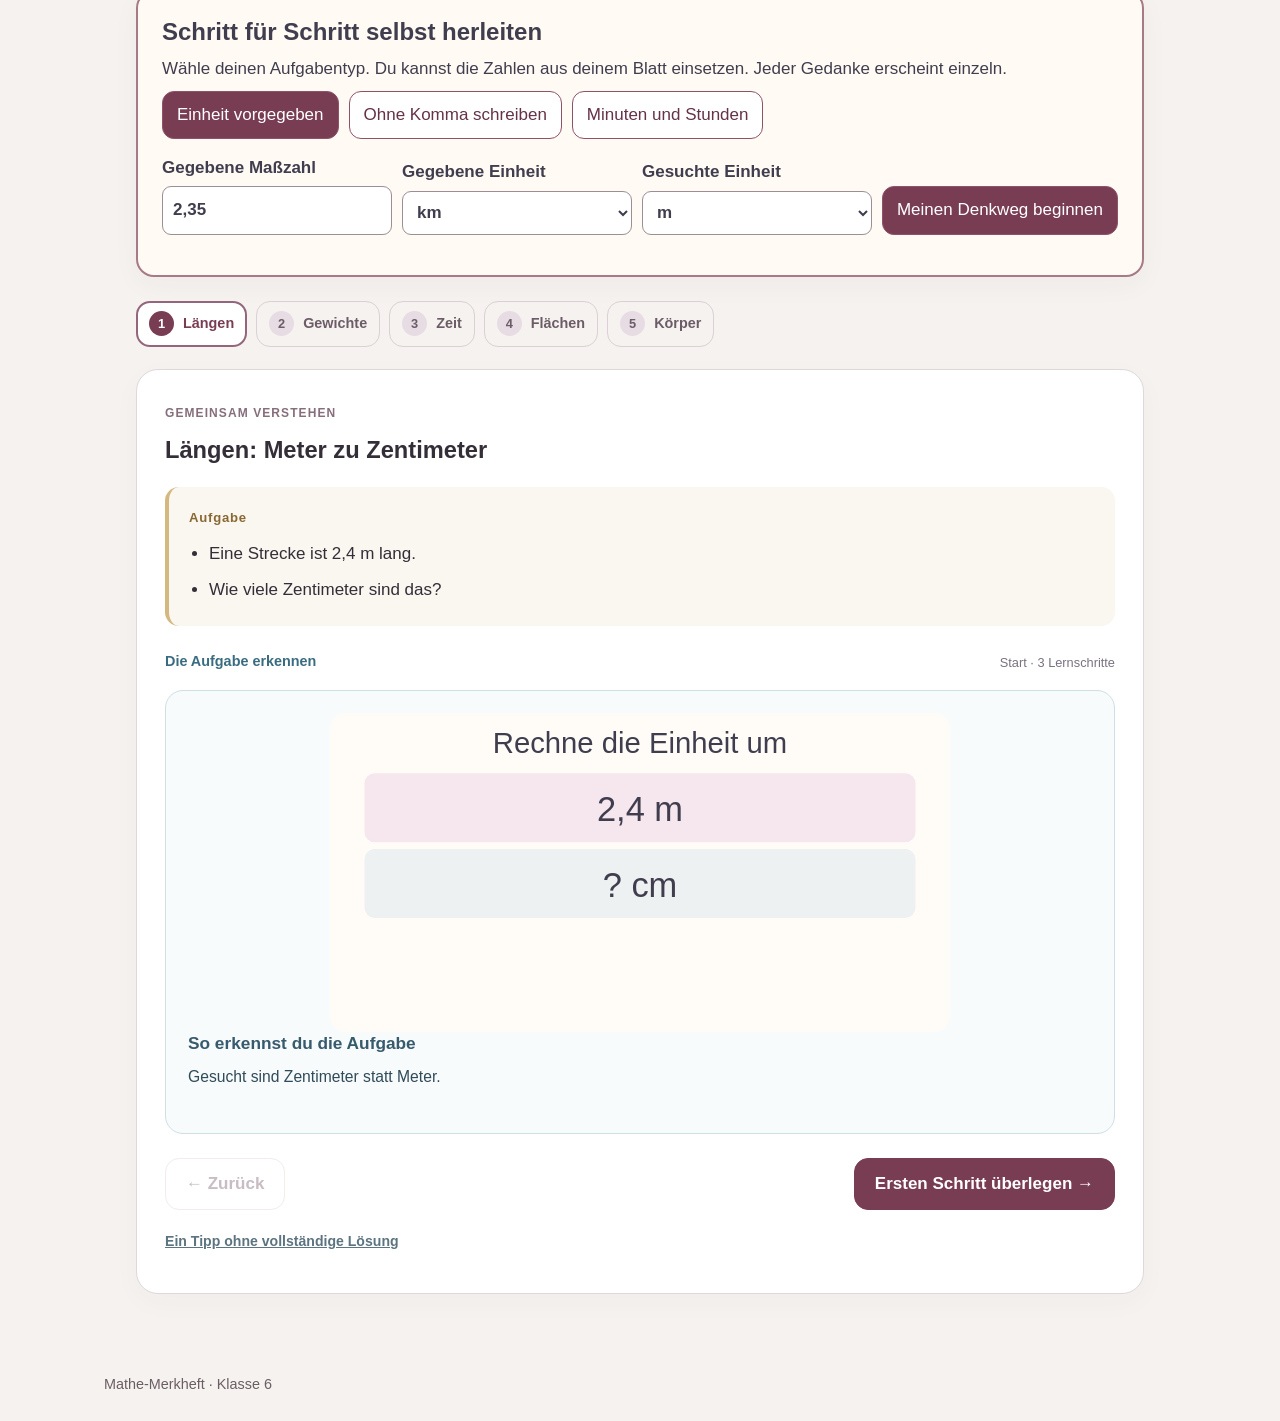
<file: groessen.html>
<!doctype html>
<html lang="de"><head><meta charset="utf-8"><meta name="viewport" content="width=device-width,initial-scale=1"><title>Mit Größen rechnen · Mathe-Merkheft</title>
<link rel="stylesheet" href="merkheft.css?v=20261031r29"><link rel="stylesheet" href="bildlabor.css?v=20261031r29"><link rel="stylesheet" href="anfasslabor.css?v=20261031r29"><link rel="stylesheet" href="rechenbilder.css?v=20261031r29"><link rel="stylesheet" href="course.css?v=20261104gesamt2"><link rel="stylesheet" href="basiswege.css?v=20261104regel2"><link rel="stylesheet" href="groessen-werkstatt.css?v=20261105v1"></head>
<body data-topic="groessen" class="course-page"><header><div class="course-top"><a href="index.html" class="brand">Mathe-Merkheft</a><a href="index.html" class="home-link">← Alle Themen</a></div></header>
<main id="course-main"><div class="course-heading"><span class="course-kicker">KLASSE 6</span><h1>Mit Größen rechnen</h1><p id="course-goal"></p></div><div style="margin:0 0 20px;padding:15px 18px;border:1px solid #dfd7dc;border-radius:16px;background:#fff;color:#4c4250;line-height:1.6"><span style="display:block;margin-bottom:9px">Noch unsicher bei Meter, Dezimeter und Zentimeter? Zuerst die Grundlagen mit einem Meterband und dem Komma-Weg verstehen.</span><a href="laengen.html" class="home-link" style="background:#fff">Längen verstehen und umrechnen →</a></div>
<nav class="course-tabs" aria-label="Bereich wählen"><button type="button" data-mode="learn" aria-controls="learn-pane">Lernen</button><button type="button" data-mode="examples" aria-controls="examples-pane">Beispiele</button><button type="button" data-mode="tool" aria-controls="tool-pane">Bildwerkzeug</button><button type="button" data-mode="reference" aria-controls="reference-pane">Nachschlagen</button></nav>
<section id="learn-pane"><section id="groessen-werkstatt" aria-labelledby="gw-heading">
<p class="gw-kicker">Dein Schulbuch · Seite 19 · Aufgaben 1 bis 3</p>
<h2 id="gw-heading">Einheiten-Werkstatt: Erst verstehen, dann umrechnen</h2>
<p class="gw-intro">Du musst das Komma nicht erraten. Wähle deine Aufgabe, erkenne die Größenart, untersuche die Stücke im Bild und finde die Rechenregel selbst. Eine Antwort erscheint erst ganz am Schluss.</p>
<div class="gw-modes" role="group" aria-label="Schulbuch-Aufgabe wählen">
<button type="button" data-gw-mode="1" aria-pressed="true">1 · Faktor &amp; Komma</button>
<button type="button" data-gw-mode="2" aria-pressed="false">2 · Ohne Komma</button>
<button type="button" data-gw-mode="3" aria-pressed="false">3 · Als Kommazahl</button>
</div>
<div class="gw-selector"><label for="gw-select">Welche Teilaufgabe möchtest du verstehen?</label><select id="gw-select" aria-label="Schulbuchteil wählen"></select></div>
<div id="gw-statement" class="gw-statement"></div>
<nav id="gw-progress" class="gw-progress" aria-label="Dein Denkweg"></nav>
<div id="gw-stage" class="gw-stage" aria-live="polite"></div>
<div class="gw-nav"><button type="button" id="gw-prev">← Zurück</button><button type="button" id="gw-reset">Neu nachdenken</button><button type="button" id="gw-next" class="gw-next">Nächsten Gedanken →</button></div>
<p class="gw-footnote">Die Bilder zeigen das Verhältnis der Einheiten, nicht ihre echte Größe auf deinem Bildschirm. Zum Nachmessen hilft ein richtiges Lineal.</p>
</section><nav id="lesson-path" aria-label="Lernweg"></nav><div id="learn-reader"></div></section>
<section id="examples-pane" hidden><label class="example-label" for="example-select">Welche Aufgabe möchtest du ansehen?</label><select id="example-select"></select><div id="example-reader"></div><nav class="example-pager" aria-label="Beispiel wechseln"><button id="case-prev" type="button">← Voriges Beispiel</button><span id="case-position" aria-live="polite"></span><button id="case-next" type="button">Nächstes Beispiel →</button></nav></section>
<section id="tool-pane" hidden><div class="tool-note">Hier kannst du eigene Zahlen ausprobieren.</div><section id="werkzeug" class="lab"><h2>Das Bild verändern</h2></section></section>
<section id="reference-pane" hidden></section>
<noscript>Bitte aktiviere JavaScript, damit du die Bilder und Rechenschritte sehen kannst.</noscript></main><footer>Mathe-Merkheft · Klasse 6</footer>
<script src="course-data.js?v=20261104regel2" defer></script><script src="bildlabor.js?v=20261031r29" defer></script><script src="werkzeugbilder.js?v=20261031r29" defer></script><script src="anfasslabor.js?v=20261104gesamt2" defer></script><script src="groessen-bilder.js?v=20261031r29" defer></script><script src="rechenbilder.js?v=20261031r29" defer></script><script src="startbilder.js?v=20261104gesamt2" defer></script><script src="course.js?v=20261104gesamt2" defer></script><script src="basiswege.js?v=20261104regel2" defer></script><script src="groessen-werkstatt.js?v=20261105v1" defer></script></body></html>
</file>
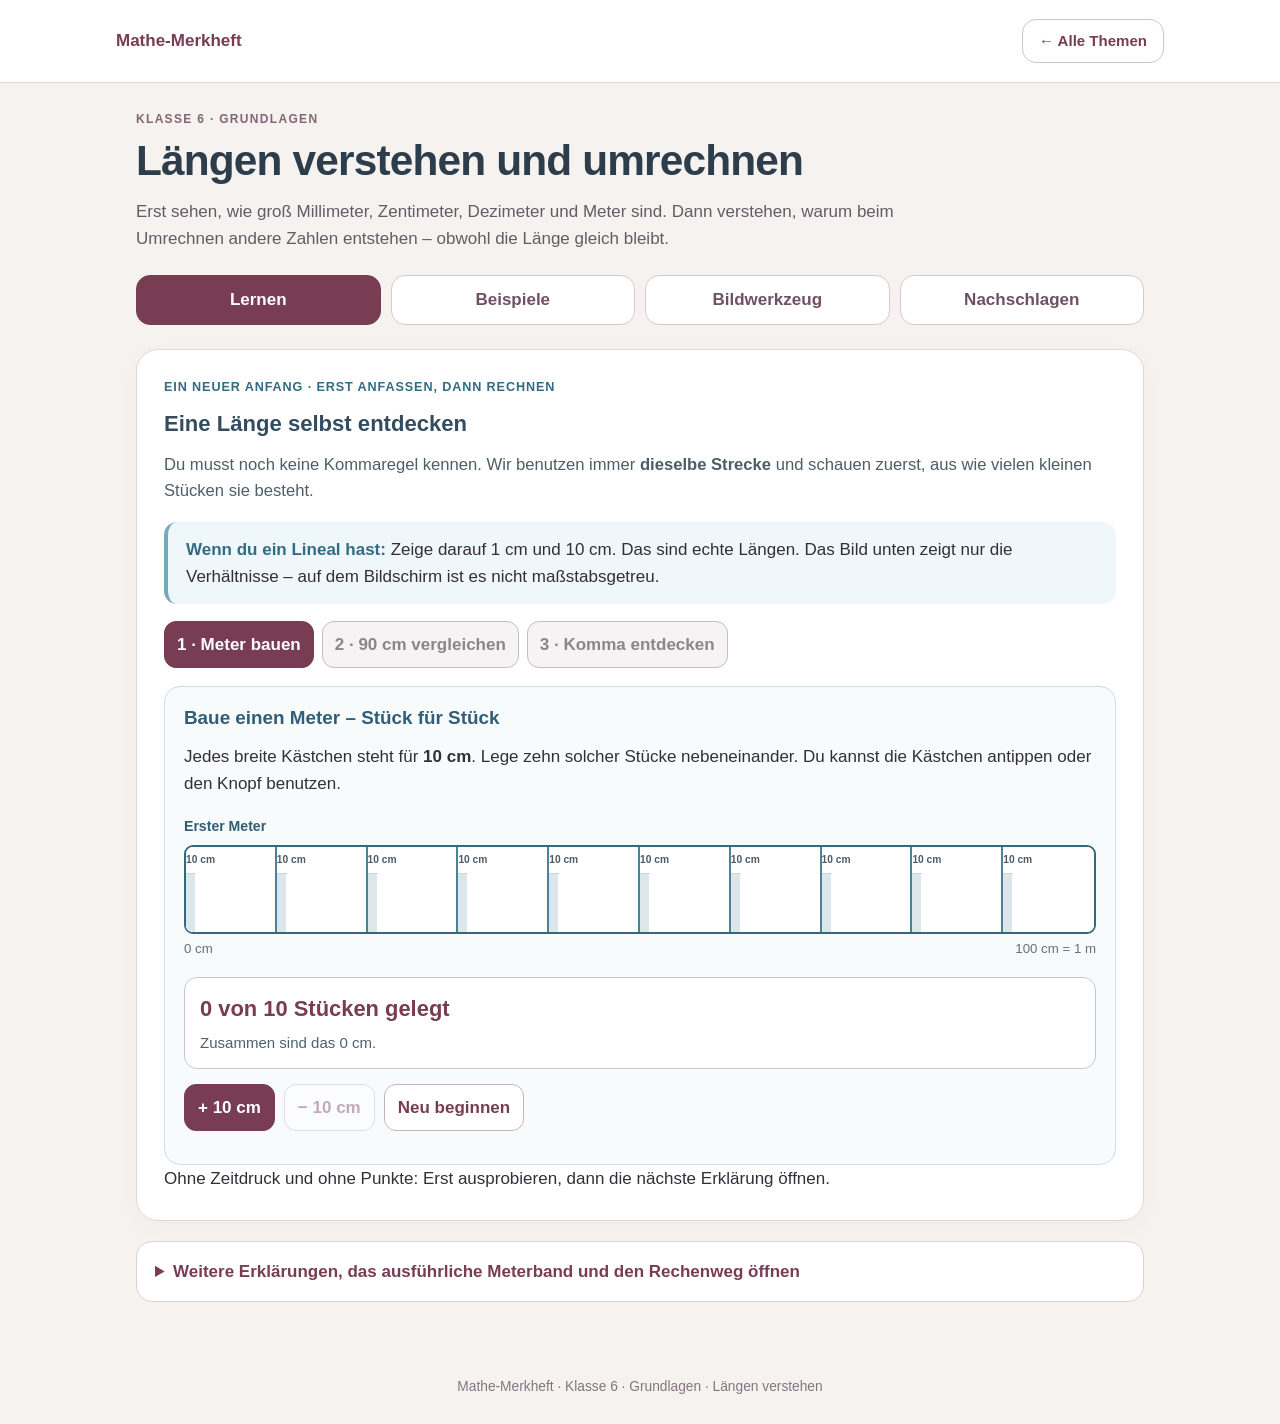
<file: laengen.html>
<!doctype html>
<html lang="de">
<head>
<meta charset="utf-8">
<meta name="viewport" content="width=device-width, initial-scale=1">
<meta name="color-scheme" content="light">
<title>Längen verstehen und umrechnen · Mathe-Merkheft</title>
<style>
:root{--burgund:#783d53;--burgund-dark:#5f3044;--ink:#342e38;--muted:#655b66;--border:#dfd7dc;--pale:#f5f2ef;--blue:#326b82;--blue-bg:#f0f7fa;--gold:#a17624;--gold-bg:#fff4d8;--ok:#326a4a;--ok-bg:#eef7f1;--white:#fff}
*{box-sizing:border-box}html{scroll-behavior:smooth}body{margin:0;background:var(--pale);color:var(--ink);font:17px/1.6 Arial,Helvetica,sans-serif}button,input,select{font:inherit}button{cursor:pointer}button:focus-visible,select:focus-visible,input:focus-visible,a:focus-visible{outline:3px solid #b583a2;outline-offset:3px}[hidden]{display:none!important}
.sitehead{background:#fff;border-bottom:1px solid var(--border)}.top{max-width:1100px;padding:19px 26px;margin:auto;display:flex;justify-content:space-between;gap:12px;align-items:center}.brand{font-weight:700;color:var(--burgund);text-decoration:none}.back{border:1px solid #d5c2cb;border-radius:14px;min-height:44px;padding:8px 16px;color:var(--burgund);text-decoration:none;font-size:.94rem;font-weight:700;display:inline-flex;align-items:center}
main{max-width:1060px;margin:auto;padding:27px 26px 55px}.kicker{color:#826677;font-weight:700;letter-spacing:.11em;font-size:.75rem}.page-title{font-size:clamp(1.85rem,3.5vw,2.65rem);line-height:1.2;letter-spacing:-.02em;margin:7px 0 11px;color:#2d3d4b}.subtitle{color:var(--muted);margin:0 0 23px;max-width:780px}.tabs{display:grid;grid-template-columns:repeat(4,minmax(0,1fr));gap:10px;margin-bottom:24px}.tabs button{background:#fff;color:#705064;border:1px solid #d6c8d0;border-radius:14px;min-height:48px;padding:10px 8px;font-weight:700}.tabs button[aria-selected=true]{background:var(--burgund);color:white;border-color:var(--burgund)}
.card{background:#fff;border:1px solid var(--border);border-radius:22px;padding:27px;margin:0 0 20px;box-shadow:0 7px 24px #4b314608}.card h2{font-size:1.38rem;color:#334d5e;margin:0 0 13px;line-height:1.35}.card h3{font-size:1.04rem;margin:0 0 8px;color:#334d5e}.card p{margin:0 0 13px}.card p:last-child{margin-bottom:0}.introline{color:var(--blue);font-size:.79rem;letter-spacing:.07em;text-transform:uppercase;font-weight:700;margin-bottom:12px!important}.split{display:grid;grid-template-columns:1fr 1fr;gap:18px}.soft{padding:18px;border-radius:16px;background:#f8fbfc;border:1px solid #d5e6ec}.soft.gold{background:#fff9eb;border-color:#efdfb9}.soft p{margin:5px 0 0}.quiet{color:var(--muted);font-size:.95rem}.big{font-size:clamp(1.2rem,2vw,1.65rem);color:var(--burgund);font-weight:700;line-height:1.45}.mini-grid{display:grid;grid-template-columns:repeat(4,minmax(0,1fr));gap:11px;margin:19px 0 14px}.unit-card{border:1px solid #e2d9df;border-radius:16px;padding:15px 12px;background:#fdfbfc;min-height:120px}.unit-card b{display:block;font-size:1.33rem;color:var(--burgund)}.unit-card span{font-size:.88rem;line-height:1.4;display:block;color:#645b64;margin-top:8px}.pill{display:inline-block;padding:5px 11px;border-radius:99px;background:#eee5ea;color:var(--burgund);font-weight:700;font-size:.85rem}.formula{margin:14px 0;padding:14px 18px;background:var(--gold-bg);border-radius:13px;color:#74571f;font-size:1.17rem;font-weight:700;text-align:center;overflow-wrap:anywhere}.callout{background:var(--blue-bg);border-left:4px solid #77a8bb;border-radius:13px;padding:14px 18px;margin:17px 0}.callout strong{color:var(--blue)}.true-ruler{margin:12px 0 7px;display:grid;grid-template-columns:repeat(10,minmax(0,1fr));max-width:670px;border:2px solid var(--blue);border-radius:7px;overflow:hidden;height:66px;background:#e8f2f7}.true-ruler span{border-right:1px solid #9bb8c9;display:flex;align-items:center;justify-content:center;font-size:.78rem;color:#2d6077}.true-ruler span:last-child{border:0}.true-ruler span:first-child{background:#d6e8f2}.unit-note{font-size:.87rem;color:#675b62}.row{display:flex;gap:9px;flex-wrap:wrap;align-items:center}.primary,.secondary,.choice{border:1px solid var(--burgund);border-radius:13px;min-height:46px;padding:10px 15px;font-weight:700}.primary{background:var(--burgund);color:white}.secondary{background:white;color:var(--burgund);border-color:#c8adbc}.primary:disabled,.secondary:disabled{opacity:.38;cursor:default}.tab-link{background:transparent;color:var(--burgund);padding:0;text-decoration:underline;border:0;font-weight:700}.path{display:flex;flex-wrap:wrap;gap:8px;align-items:center;padding:8px 0}.path span{border:1px solid #cddde6;background:#f0f8fb;color:#2b5e74;padding:7px 11px;border-radius:10px;font-weight:700}.path i{font-style:normal;color:#7e6775;font-weight:700}.blue-label{color:var(--blue);font-weight:700}.note-pair{display:grid;grid-template-columns:1fr 1fr;gap:12px;margin-top:16px}.note-pair>div{padding:16px;border-radius:13px;background:#f8fbfd;border:1px solid #d5e7ed}
/* Interactive zoom */
.tool-header{display:flex;justify-content:space-between;align-items:start;gap:15px;flex-wrap:wrap}.zoom-controls{display:flex;gap:8px;flex-wrap:wrap;margin:12px 0}.zoom-controls button{border:1px solid #c9b3bf;background:#fff;border-radius:12px;padding:9px 13px;min-height:44px;color:var(--burgund);font-weight:700}.zoom-controls button[aria-pressed=true]{background:var(--burgund);border-color:var(--burgund);color:#fff}.zoom-board{background:#f7fbfd;border:1px solid #cddfe7;border-radius:17px;padding:21px 16px;margin:17px 0}.zoom-caption{font-weight:700;color:#356879;margin:0 0 14px!important}.zoom-strip{display:grid;grid-template-columns:repeat(10,minmax(0,1fr));border:2px solid #326b82;border-radius:8px;overflow:hidden;max-width:850px;background:#fff}.zoom-piece{height:87px;min-width:0;border:0;border-right:1px solid #9dbac7;background:linear-gradient(180deg,#f8fcfd,#e7f1f6);display:flex;flex-direction:column;gap:6px;align-items:center;justify-content:center;color:#346679;font-weight:700;padding:5px 2px;border-radius:0}.zoom-piece:last-child{border-right:0}.zoom-piece small{font-weight:400;font-size:.73rem}.zoom-piece[aria-pressed=true]{background:#e8c9d8;color:#603248;box-shadow:inset 0 0 0 2px #9e5f7c}.zoom-explain{min-height:42px;color:#376579;margin-top:13px}.zoom-scale{font-size:.83rem;color:#675e68;margin:10px 0 0!important}.zoom-foot{display:flex;flex-wrap:wrap;gap:10px;margin-top:15px}.summary-bridge{display:grid;grid-template-columns:repeat(3,minmax(0,1fr));gap:10px;margin-top:16px}.bridge{border:1px solid #e6d7df;background:#faf7f9;border-radius:13px;padding:15px;text-align:center}.bridge strong{display:block;color:var(--burgund);font-size:1.15rem}.bridge small{color:var(--muted)}
/* Conversion laboratory */
.form-grid{display:grid;grid-template-columns:1.4fr 1fr 1fr;gap:12px;margin:14px 0 17px}.field label{display:block;font-size:.89rem;color:#5b5360;font-weight:700;margin-bottom:7px}.field input,.field select,.example-picker{width:100%;min-height:49px;border:1px solid #c8c0c5;background:white;border-radius:12px;color:var(--ink);padding:10px 12px}.explain-result{margin-top:18px;border-radius:16px;background:var(--blue-bg);border:1px solid #cde0e7;padding:20px}.result-line{font-weight:700;color:var(--burgund);font-size:1.45rem;line-height:1.4;margin:14px 0}.step-line{display:flex;flex-wrap:wrap;gap:8px;align-items:center;margin:11px 0}.step-line b{font-size:1rem;color:#345f75;background:white;border:1px solid #cce0e8;padding:9px 12px;border-radius:11px}.step-line span{color:#765d70;font-size:.9rem}.check-row{margin-top:11px;padding:12px 15px;background:#eef7f1;color:#285b40;border-radius:11px}
/* Examples */
.example-title{font-size:1.4rem;color:var(--burgund);margin:5px 0 15px}.stage-head{display:flex;align-items:center;justify-content:space-between;gap:14px;color:var(--blue);font-weight:700;font-size:.9rem}.stage{background:#f7fbfc;border:1px solid #cfdee5;border-radius:17px;padding:22px;margin:13px 0 18px;min-height:225px}.stage .big{margin-bottom:10px}.stage p{margin-bottom:12px}.stage ul{padding-left:22px}.stage li{margin:7px 0}.stage .path{margin:9px 0}.example-controls{display:flex;justify-content:space-between;gap:12px;align-items:center}.example-controls button{flex:0 0 auto}.example-controls span{font-size:.88rem;color:var(--muted);text-align:center}.tip{margin:18px 0 0;padding:12px 15px;background:#fff7e3;border-radius:11px;color:#74551d}.stage .answer{font-size:1.4rem;font-weight:700;color:#2d6749;background:#edf7ef;border-radius:12px;padding:15px 16px;margin:13px 0}
/* Reference */
.ref-grid{display:grid;grid-template-columns:repeat(4,minmax(0,1fr));gap:10px;margin:15px 0}.ref-grid>div{background:#f8f6f8;border:1px solid #e5dce1;padding:14px;border-radius:14px}.ref-grid b{display:block;font-size:1.28rem;color:var(--burgund)}.ref-grid span{color:#615963;font-size:.88rem}.ref-table{width:100%;border-collapse:collapse;margin:12px 0;line-height:1.5}.ref-table th,.ref-table td{text-align:left;padding:12px 10px;border-bottom:1px solid #e6e0e4}.ref-table th{background:#f9f5f7;color:#5e3950}.danger{background:#fff7eb;border-left:4px solid #d7aa5c;border-radius:12px;padding:16px;margin-top:18px}.danger b{color:#795621}.footer{text-align:center;color:#837681;font-size:.86rem;padding:0 15px 26px}
@media(max-width:700px){.top{padding:14px 16px}main{padding:21px 14px 38px}.card{padding:19px 15px;border-radius:18px}.tabs{grid-template-columns:repeat(2,minmax(0,1fr));gap:8px;margin-bottom:18px}.mini-grid,.ref-grid{grid-template-columns:repeat(2,minmax(0,1fr))}.split,.note-pair{grid-template-columns:1fr}.summary-bridge{grid-template-columns:1fr}.form-grid{grid-template-columns:1fr 1fr}.form-grid>.field:first-child{grid-column:1/-1}.zoom-piece{height:70px;font-size:.75rem}.zoom-piece small{font-size:.62rem}.stage{padding:16px 13px}.example-controls{flex-wrap:wrap}.example-controls span{order:3;flex-basis:100%}.example-controls button{flex:1}.result-line{font-size:1.23rem}.back{padding:7px 10px;font-size:.82rem}.brand{font-size:.94rem}}
@media(max-width:380px){.zoom-piece small{display:none}.zoom-board{padding:15px 9px}.mini-grid{gap:7px}.unit-card{padding:10px 8px}}
@media print{.sitehead,.tabs,.zoom-controls,.zoom-foot,.example-controls,.primary,.secondary,.footer{display:none!important}main{max-width:none;padding:0}.card{box-shadow:none;border:1px solid #ddd}.tab-panel{display:block!important}.page-title{font-size:25px}.tool-header{display:block}}

/* Längen: gedanklich einen Meter in 100 Zentimeter aufteilen */
.meter-band{display:grid;grid-template-columns:repeat(10,minmax(0,1fr));border:2px solid #326b82;border-radius:10px;overflow:hidden;margin:17px 0 5px;background:white;min-height:88px}
.meter-dm{min-width:0;display:flex;flex-direction:column;border-right:2px solid #326b82;background:#f9fcfd}
.meter-dm:last-child{border-right:0}
.meter-dm-title{text-align:center;font-size:.77rem;font-weight:700;color:#326b82;padding:6px 0;white-space:nowrap}
.meter-cm{display:grid;grid-template-columns:repeat(10,minmax(0,1fr));flex:1;border-top:1px solid #b6cdd9}
.meter-cm span{border-right:1px solid #e0e7ec;background:#fff}
.meter-cm span:last-child{border-right:0}
.meter-cm span.filled{background:#ab6788}
.meter-cm span.filled:nth-child(even){background:#965673}
.meter-limits{display:flex;justify-content:space-between;font-size:.84rem;color:#5a5360}
.meter-range{width:100%;display:block;accent-color:#783d53;min-height:46px;margin:8px 0}
.meter-readout{font-size:clamp(1.05rem,2vw,1.43rem);color:#783d53;font-weight:700;padding:14px 16px;border:1px solid #dbc7d2;background:#fcf8fa;border-radius:14px;margin:12px 0}
.meter-explanation{font-size:.95rem;color:#426879;line-height:1.6}
.comma-flow{display:flex;gap:10px;align-items:stretch;flex-wrap:wrap;margin:13px 0}
.comma-box{background:#fff;border:1px solid #cbdfe7;border-radius:13px;padding:13px 16px;display:flex;align-items:center;gap:7px}
.comma-box .comma-number{font-size:clamp(1.2rem,2.6vw,1.65rem);font-weight:700;color:#326b82;font-variant-numeric:tabular-nums}
.comma-mark{color:#b14b72!important;font-weight:900}
.comma-box .comma-unit{font-weight:700;color:#68465a}
.comma-arrow{align-self:center;color:#78445b;font-weight:700;padding:7px;line-height:1.3;text-align:center;font-size:.87rem}
.comma-step{padding:14px 16px;border-radius:12px;background:#f5f9fb;color:#355b6e;line-height:1.55;margin-top:10px}
.comma-step b{color:#783d53}
.comma-actions{display:flex;gap:9px;flex-wrap:wrap;margin-top:16px}
.comma-legend{font-size:.9rem;color:#675e68}
.comma-math{font-weight:700;color:#783d53}
@media(max-width:460px){.meter-band{min-height:74px}.meter-dm-title{font-size:.63rem}.comma-flow{gap:5px}.comma-box{padding:10px 8px;gap:5px}.comma-box .comma-number{font-size:1.15rem}.comma-arrow{padding:5px;font-size:.8rem}}

</style>
<link rel="stylesheet" href="laengen-entdecken.css?v=20261105b">
<script src="laengen-entdecken.js?v=20261105b" defer></script>
</head>
<body>
<header class="sitehead"><div class="top"><a class="brand" href="index.html">Mathe-Merkheft</a><a class="back" href="index.html">← Alle Themen</a></div></header>
<main>
<div class="kicker">KLASSE 6 · GRUNDLAGEN</div><h1 class="page-title">Längen verstehen und umrechnen</h1>
<p class="subtitle">Erst sehen, wie groß Millimeter, Zentimeter, Dezimeter und Meter sind. Dann verstehen, warum beim Umrechnen andere Zahlen entstehen – obwohl die Länge gleich bleibt.</p>
<nav class="tabs" aria-label="Bereich wählen" role="tablist">
<button id="tab-learn" type="button" role="tab" aria-selected="true" aria-controls="pane-learn" data-tab="learn">Lernen</button>
<button id="tab-examples" type="button" role="tab" aria-selected="false" aria-controls="pane-examples" data-tab="examples" tabindex="-1">Beispiele</button>
<button id="tab-tool" type="button" role="tab" aria-selected="false" aria-controls="pane-tool" data-tab="tool" tabindex="-1">Bildwerkzeug</button>
<button id="tab-reference" type="button" role="tab" aria-selected="false" aria-controls="pane-reference" data-tab="reference" tabindex="-1">Nachschlagen</button>
</nav>

<section id="pane-learn" class="tab-panel" role="tabpanel" aria-labelledby="tab-learn">
<article class="card" id="len-hands">
<p class="introline">Ein neuer Anfang · Erst anfassen, dann rechnen</p>
<h2>Eine Länge selbst entdecken</h2>
<p class="len-lead">Du musst noch keine Kommaregel kennen. Wir benutzen immer <strong>dieselbe Strecke</strong> und schauen zuerst, aus wie vielen kleinen Stücken sie besteht.</p>
<div class="callout"><strong>Wenn du ein Lineal hast:</strong> Zeige darauf 1 cm und 10 cm. Das sind echte Längen. Das Bild unten zeigt nur die Verhältnisse – auf dem Bildschirm ist es nicht maßstabsgetreu.</div>
<nav class="len-steps" aria-label="Entdeckerweg">
<button type="button" data-len-phase="0" aria-pressed="true">1 · Meter bauen</button>
<button type="button" data-len-phase="1" aria-pressed="false" disabled>2 · 90 cm vergleichen</button>
<button type="button" data-len-phase="2" aria-pressed="false" disabled>3 · Komma entdecken</button>
</nav>
<div class="len-panel" id="len-scene" aria-live="polite"></div>
<p class="len-note">Ohne Zeitdruck und ohne Punkte: Erst ausprobieren, dann die nächste Erklärung öffnen.</p>
</article>
<details id="len-explanation" class="len-legacy"><summary>Weitere Erklärungen, das ausführliche Meterband und den Rechenweg öffnen</summary><div class="len-old-content">

<article class="card"><p class="introline">1 · Zuerst verstehen</p><h2>Was bedeutet eine Längeneinheit?</h2><p>Eine Länge sagt dir, <strong>wie weit etwas von einem Ende zum anderen reicht.</strong> Mit der Einheit legst du fest, in welchen Stücken du misst.</p>
<div class="mini-grid">
<div class="unit-card"><b>1 mm</b><span>Ein winziger Abstand zwischen zwei Millimeter-Strichen auf dem Lineal.</span></div>
<div class="unit-card"><b>1 cm</b><span>Der Abstand von 0 bis 1 auf der Zentimeter-Skala.</span></div>
<div class="unit-card"><b>1 dm</b><span>Ein Stück von 10 Zentimetern auf dem Lineal.</span></div>
<div class="unit-card"><b>1 m</b><span>Die Länge eines Meterstabs – 100 Zentimeter.</span></div>
</div>
<div class="callout"><strong>Mit einem echten Lineal entdecken:</strong> Suche 1 cm. Zähle darin die 10 kleinen Millimeter-Abstände. Gehe dann vom Nullstrich bis zur 10: Das sind 10 cm, also 1 dm.</div>
<div class="soft gold"><h3>Wichtig: „Dezimeter“ heißt nicht „Dezimalzahl“.</h3><p>Ein Dezimeter ist eine <strong>Längeneinheit</strong>. Das Wort „Dezi“ steht hier für ein Zehntel: <strong>1 dm ist ein Zehntel von 1 m.</strong></p></div></article>

<article class="card"><p class="introline">2 · Zusammenhänge sehen</p><h2>Wie viele kleine Stücke ergeben ein großes?</h2><p>Dieser Streifen zeigt <strong>1 dm</strong>. Er besteht aus <strong>10 gleich langen Zentimeter-Stücken</strong>:</p>
<div class="true-ruler" role="img" aria-label="Ein Dezimeter ist in zehn gleiche Zentimeterabschnitte aufgeteilt"><span>1</span><span>2</span><span>3</span><span>4</span><span>5</span><span>6</span><span>7</span><span>8</span><span>9</span><span>10</span></div><p class="unit-note">Jedes Kästchen steht für 1 cm. Alle zehn zusammen stehen für 1 dm. Die Bildschirmgröße ist nicht die echte Zentimeterlänge.</p>
<div class="formula">1 m = 10 dm = 100 cm = 1.000 mm</div>
<p>Die vier Angaben beschreiben <strong>dieselbe Länge</strong>. Nur die Größe der verwendeten Stücke ist verschieden.</p>
<button type="button" class="tab-link" data-go="tool">Mit der Längen-Lupe ein Stück vergrößern →</button></article>

<article class="card"><p class="introline">3 · Das wichtigste Aha</p><h2>Warum wird die Zahl manchmal größer?</h2>
<div class="split"><div class="soft"><div class="pill">Große Stücke</div><p class="big">1 Meter</p><p>Ein einziges großes Stück reicht für die ganze Länge.</p></div><div class="soft"><div class="pill">Kleinere Stücke</div><p class="big">100 Zentimeter</p><p>Für genau dieselbe Länge brauchst du hundert kleinere Stücke.</p></div></div>
<div class="callout"><strong>Merke:</strong> Kleinere Einheit → mehr Stücke → größere Zahl. Größere Einheit → weniger Stücke → kleinere Zahl. <strong>Die Länge selbst ändert sich nicht!</strong></div>
<p>Erst wenn du das verstanden hast, ist Umrechnen sinnvoll. <button class="tab-link" type="button" data-go="examples">Jetzt einen Rechenweg ansehen →</button></p></article>

<article class="card" id="meter-lesson"><p class="introline">4 · Ein Meter bleibt ein Meter</p><h2>Wie viel ist 90 Zentimeter von einem Meter?</h2>
<p>Denke an ein <strong>Meterband mit 100 Zentimetern</strong>. Die zehn größeren Felder stehen für je 1 dm. In jedem Feld stecken zehn kleine Zentimeter.</p>
<div class="meter-band" id="meter-band" role="img" aria-label="Ein Meterband aus zehn Dezimetern mit jeweils zehn Zentimeterabschnitten"></div>
<div class="meter-limits"><span>0 cm</span><span>100 cm = 1 m</span></div><p class="unit-note">Dies ist eine Zeichnung des Meterbands, keine maßstabsgetreue Länge auf deinem Bildschirm.</p>
<label for="meter-range" class="blue-label">Wie viele Zentimeter markierst du? <output id="meter-value" for="meter-range">90 cm</output></label>
<input type="range" min="0" max="100" step="1" value="90" id="meter-range" class="meter-range" aria-label="Markierte Länge in Zentimetern">
<div class="meter-readout" id="meter-result" aria-live="polite"></div>
<p class="meter-explanation" id="meter-explanation"></p>
<div class="callout"><strong>Das ist die entscheidende Idee:</strong> Weniger als 100 cm sind weniger als 1 m. Darum muss die Angabe in Metern <strong>kleiner als 1</strong> sein. Beim Umrechnen ändert sich die Länge nicht.</div>
</article>
<article class="card" id="comma-lesson"><p class="introline">5 · Erst jetzt das Komma</p><h2>Warum werden aus 90 cm genau 0,9 m?</h2>
<p>Wir gehen nicht mit einem Sprung von cm nach m. Dazwischen liegt noch <strong>dm</strong>. Jeder Schritt zu einer größeren Einheit bedeutet: <strong>durch 10 teilen</strong>.</p>
<div id="comma-stage" aria-live="polite"></div>
<div class="comma-actions"><button type="button" id="comma-back" class="secondary">← Vorheriger Schritt</button><button type="button" id="comma-next" class="primary">Nächsten Schritt aufdecken →</button></div>
<p class="comma-legend">Der rote Kommastrich hilft beim Sehen. Er ersetzt nicht das Verstehen, warum wir durch 10 teilen.</p>
</article>

</div></details>
</section>

<section id="pane-examples" class="tab-panel" role="tabpanel" aria-labelledby="tab-examples" hidden>
<article class="card"><p class="introline">Beispiele · Schrittweise erklärt</p><h2>Den Rechenweg selbst nachvollziehen</h2><p>Die Lösung bleibt verborgen, bis du die Richtung und die Schritte gesehen hast. Das ist ein Musterweg, kein Test.</p>
<label for="example-select" style="display:block;font-weight:700;margin-bottom:7px">Wähle ein Beispiel</label><select class="example-picker" id="example-select"></select>
<div class="stage-head" style="margin-top:22px"><span id="example-phase-name"></span><span id="example-phase-count"></span></div>
<div class="stage" id="example-stage" aria-live="polite"></div>
<div class="example-controls"><button type="button" id="example-prev" class="secondary">← Zurück</button><span>Ein Schritt nach dem anderen</span><button type="button" id="example-next" class="primary">Weiter →</button></div>
</article></section>

<section id="pane-tool" class="tab-panel" role="tabpanel" aria-labelledby="tab-tool" hidden>
<article class="card"><p class="introline">Bildwerkzeug · Längen-Lupe</p><div class="tool-header"><div><h2>Eine Länge auseinandernehmen</h2><p>Gehe von einem großen Stück zu immer kleineren Stücken. Klicke auf einen Abschnitt, um hineinzuzoomen.</p></div><span class="pill">Kein Test – selbst entdecken</span></div>
<div class="zoom-controls" role="group" aria-label="Vergrößerung wählen"><button type="button" data-zoom="0" aria-pressed="true">1 m ansehen</button><button type="button" data-zoom="1" aria-pressed="false">1 dm ansehen</button><button type="button" data-zoom="2" aria-pressed="false">1 cm ansehen</button></div>
<div class="zoom-board"><p id="zoom-caption" class="zoom-caption"></p><div id="zoom-strip" class="zoom-strip" role="group" aria-label="Zehn gleich lange Teilstücke"></div><div id="zoom-explain" class="zoom-explain" aria-live="polite"></div><p class="zoom-scale">Achtung: Das ist eine Vergrößerungsansicht. Sie zeigt die richtigen Verhältnisse, aber keine echten Zentimeter auf dem Bildschirm.</p></div>
<div class="zoom-foot"><button class="secondary" type="button" id="zoom-back">← Größeres Stück ansehen</button><button class="primary" type="button" id="zoom-deeper">Ein Teil vergrößern →</button></div>
<div class="summary-bridge"><div class="bridge"><strong>10 mm = 1 cm</strong><small>10 kleine Millimeter</small></div><div class="bridge"><strong>10 cm = 1 dm</strong><small>10 Zentimeter</small></div><div class="bridge"><strong>10 dm = 1 m</strong><small>10 Dezimeter</small></div></div>
</article>
<article class="card"><p class="introline">Bildwerkzeug · Umrechnungs-Labor</p><h2>Verändere die Einheit – nicht die Länge</h2><p>Gib eine Länge ein. Überlege zuerst, ob die Ziel-Einheit kleiner oder größer ist. Danach zeigt dir das Werkzeug jeden Umrechnungsschritt.</p>
<div class="form-grid"><div class="field"><label for="amount">Gegebene Zahl</label><input id="amount" type="text" inputmode="decimal" autocomplete="off" value="90" placeholder="z. B. 0,9"></div><div class="field"><label for="from">Von</label><select id="from"><option value="m">Meter (m)</option><option value="dm">Dezimeter (dm)</option><option value="cm" selected>Zentimeter (cm)</option><option value="mm">Millimeter (mm)</option></select></div><div class="field"><label for="to">In</label><select id="to"><option value="m" selected>Meter (m)</option><option value="dm">Dezimeter (dm)</option><option value="cm">Zentimeter (cm)</option><option value="mm">Millimeter (mm)</option></select></div></div>
<div class="soft gold" id="prediction" aria-live="polite"></div><div class="row" style="margin-top:16px"><button class="primary" type="button" id="convert">Rechenweg zeigen</button><button class="secondary" type="button" id="convert-reset">Beispiel zurücksetzen</button></div>
<div id="conversion-result" class="explain-result" hidden aria-live="polite"></div></article>
</section>

<section id="pane-reference" class="tab-panel" role="tabpanel" aria-labelledby="tab-reference" hidden>
<article class="card"><p class="introline">Nachschlagen · Spickzettel</p><h2>Die vier Längeneinheiten</h2><div class="ref-grid"><div><b>m</b><span>Meter – groß</span></div><div><b>dm</b><span>Dezimeter</span></div><div><b>cm</b><span>Zentimeter</span></div><div><b>mm</b><span>Millimeter – klein</span></div></div>
<p class="big">m → dm → cm → mm</p><p>Jeder Schritt nach rechts bedeutet: Die Einheit wird zehnmal kleiner. Für dieselbe Länge brauchst du deshalb zehnmal mehr Stücke.</p>
<table class="ref-table"><thead><tr><th>Eine Einheit</th><th>entspricht</th></tr></thead><tbody><tr><td>1 m</td><td>10 dm = 100 cm = 1.000 mm</td></tr><tr><td>1 dm</td><td>10 cm = 100 mm</td></tr><tr><td>1 cm</td><td>10 mm</td></tr></tbody></table>
<div class="formula">Nach rechts: × 10 je Schritt &nbsp; · &nbsp; Nach links: ÷ 10 je Schritt</div>
<p class="quiet">Beispiel: 2 m → dm → cm. Das sind zwei Schritte nach rechts: 2 × 10 × 10 = 200 cm.</p><div class="callout"><strong>Wichtig beim Komma:</strong> 9,0 ist dasselbe wie 9.  90 cm : 10 = 9 dm; 9 dm : 10 = 0,9 m. Zweimal durch 10 teilen heißt: Das Komma wandert zweimal nach links. Und 0,9 m sind dieselbe Länge wie 90 cm.</div></article>
<article class="card"><h2>Typische Denkfallen</h2>
<div class="danger"><b>„Eine größere Einheit bedeutet immer eine größere Zahl.“ – Falsch.</b><p>1 m und 100 cm sind gleich lang. Bei kleineren Einheiten wird die Zahl größer, nicht die Länge.</p></div>
<div class="danger"><b>„Von Meter nach Zentimeter ist nur ein Zehnerschritt.“ – Falsch.</b><p>Von m nach dm ist ein Schritt (× 10). Von dm nach cm ist noch ein Schritt (× 10). Zusammen: × 100.</p></div>
<div class="danger"><b>„Ich verschiebe einfach das Komma.“ – Zu früh.</b><p>Überlege zuerst: Wird die Einheit kleiner oder größer? Wie viele Zehnerschritte liegen dazwischen? Erst danach rechnest du.</p></div>
<div class="callout"><strong>Kontrolle:</strong> Stell dir vor, du legst einen Meterstab hin. Ob du 1 m oder 100 cm sagst: Beide Angaben reichen von Anfang bis Ende desselben Stabs.</div></article>
</section>
<noscript><div class="card"><h2>Auch ohne JavaScript merken</h2><p>1 m = 10 dm = 100 cm = 1.000 mm. 90 cm : 10 = 9 dm und 9 dm : 10 = 0,9 m. Die Strecke bleibt gleich.</p></div></noscript></main><footer class="footer">Mathe-Merkheft · Klasse 6 · Grundlagen · Längen verstehen</footer>
<script>
(()=>{'use strict';
const $=q=>document.querySelector(q), $$=q=>Array.from(document.querySelectorAll(q));
const unitNames={m:'Meter',dm:'Dezimeter',cm:'Zentimeter',mm:'Millimeter'};
const units=['m','dm','cm','mm'], mmValues={m:1000,dm:100,cm:10,mm:1};
const fmt=n=>new Intl.NumberFormat('de-DE',{maximumFractionDigits:6}).format(Math.abs(n)<1e-10?0:n);
function showTab(name,focus=false){$$('[data-tab]').forEach(b=>{const on=b.dataset.tab===name;b.setAttribute('aria-selected',String(on));b.tabIndex=on?0:-1;});$$('.tab-panel').forEach(el=>el.hidden=el.id!=='pane-'+name);if(focus)$('#tab-'+name).focus();}
$$('[data-tab]').forEach(b=>b.addEventListener('click',()=>showTab(b.dataset.tab)));
$$('[data-go]').forEach(b=>b.addEventListener('click',()=>{showTab(b.dataset.go,true);window.scrollTo({top:0,behavior:'smooth'});}));
$('.tabs').addEventListener('keydown',e=>{if(!['ArrowRight','ArrowLeft','Home','End'].includes(e.key))return;const tabs=$$('[data-tab]');let i=tabs.findIndex(x=>x.getAttribute('aria-selected')==='true');if(e.key==='Home')i=0;else if(e.key==='End')i=tabs.length-1;else i=(i+(e.key==='ArrowRight'?1:-1)+tabs.length)%tabs.length;e.preventDefault();showTab(tabs[i].dataset.tab,true);});
// Längen-Lupe: Jede Ansicht zeigt genau zehn gleiche Teilstücke. Die Zoom-Ebenen sind bewusst keine physische Bildschirmskala.
let zoom=0,selectedPiece=0;
const zoomText=[['1 m','dm','Dezimeter'],['1 dm','cm','Zentimeter'],['1 cm','mm','Millimeter']];
function drawZoom(){const [big,small,long]=zoomText[zoom];$('#zoom-caption').textContent=big+' besteht aus 10 gleichen '+long+'-Stücken.';
$('#zoom-strip').innerHTML=Array.from({length:10},(_,i)=>'<button type="button" class="zoom-piece" data-piece="'+i+'" aria-label="Stück '+(i+1)+' von 10: 1 '+small+'" aria-pressed="'+(selectedPiece===i)+'"><small>1</small>'+small+'</button>').join('');
$('#zoom-explain').innerHTML='<strong>Du siehst '+big+'.</strong> Das markierte Stück ist genau 1 '+small+'. '+(zoom<2?'Tippe auf ein Teilstück, um eine Ebene tiefer zu schauen.':'Jetzt ist der Abstand von 1 Millimeter erreicht.');
$$('[data-zoom]').forEach(b=>b.setAttribute('aria-pressed',String(Number(b.dataset.zoom)===zoom)));
$('#zoom-back').disabled=zoom===0;$('#zoom-deeper').disabled=zoom===2;
$('#zoom-strip').querySelectorAll('[data-piece]').forEach(b=>b.addEventListener('click',()=>{selectedPiece=Number(b.dataset.piece);if(zoom<2){zoom++;selectedPiece=0;}drawZoom();}));}
$$('[data-zoom]').forEach(b=>b.addEventListener('click',()=>{zoom=Number(b.dataset.zoom);selectedPiece=0;drawZoom();}));
$('#zoom-back').addEventListener('click',()=>{zoom=Math.max(0,zoom-1);selectedPiece=0;drawZoom()});
$('#zoom-deeper').addEventListener('click',()=>{zoom=Math.min(2,zoom+1);selectedPiece=0;drawZoom()});drawZoom();
// Interaktives Umrechnen mit einer sichtbaren Zehnerschritt-Kette.
function updatePrediction(){
$('#prediction').innerHTML='<h3>Erst überlegen: Was passiert mit der Zahl?</h3><p>Du wandelst von <b>'+$('#from').value+'</b> in <b>'+$('#to').value+'</b> um. Die Länge bleibt gleich. Wird die Zahl größer, kleiner oder bleibt sie gleich?</p><div class="row"><button type="button" class="secondary" data-predict="up">Größer</button><button type="button" class="secondary" data-predict="down">Kleiner</button><button type="button" class="secondary" data-predict="same">Gleich</button></div><p class="quiet" id="prediction-feedback" role="status" style="margin-top:12px">Wähle deine Vermutung. Danach kannst du den Rechenweg ansehen.</p>';
$('#convert').disabled=true;
$('#conversion-result').hidden=true;
}
$('#prediction').addEventListener('click',e=>{
const button=e.target.closest('[data-predict]');if(!button)return;
const from=$('#from').value,to=$('#to').value,i=units.indexOf(from),j=units.indexOf(to),correct=i===j?'same':i<j?'up':'down';
$$('[data-predict]').forEach(b=>b.setAttribute('aria-pressed',String(b===button)));
const ok=button.dataset.predict===correct;
const explanation=i===j?'Die Einheit ist dieselbe. Deshalb bleibt auch die Zahl gleich.':i<j?'Die Ziel-Einheit '+unitNames[to]+' ist kleiner. Für dieselbe Länge brauchst du mehr Stücke, also eine größere Zahl.':'Die Ziel-Einheit '+unitNames[to]+' ist größer. Du bündelst kleine Stücke und brauchst weniger davon, also eine kleinere Zahl.';
$('#prediction-feedback').textContent=(ok?'Das passt. ':'Noch nicht. Überlege noch einmal. ')+(ok?explanation:'Frage dich: Brauche ich von kleineren Stücken mehr oder weniger?');
$('#convert').disabled=!ok;
});
['from','to','amount'].forEach(id=>$('#'+id).addEventListener('input',()=>{if(id!=='amount')updatePrediction();else $('#conversion-result').hidden=true;}));
function conversionHTML(amount,from,to){const i=units.indexOf(from),j=units.indexOf(to);let a=amount;const parts=[commaBadge(a,from)];const op=i<j?'× 10':'÷ 10';const sign=i<j?1:-1;
for(let k=i;k!==j;k+=sign){a=i<j?a*10:a/10;a=Math.round(a*1e9)/1e9;parts.push('<span>'+op+'</span>'+commaBadge(a,units[k+sign]));}
const explanation=i===j?'Du verwendest bereits dieselbe Einheit. Deshalb ändert sich die Zahl nicht.':(i<j?'Jeder Schritt zu einer kleineren Einheit macht aus einem Stück zehn kleinere Stücke. Deshalb multiplizierst du pro Schritt mit 10.':'Je zehn kleine Stücke werden zu einem größeren Stück zusammengefasst. Deshalb teilst du pro Schritt durch 10.');
return '<h3>So entsteht das Ergebnis</h3><div class="step-line">'+parts.join('')+'</div><p>'+explanation+' Das rot markierte Komma wandert bei jedem Zehnerschritt um eine Stelle: bei ÷ 10 nach links, bei × 10 nach rechts. Falls eine Stelle fehlt, ergänzen wir eine Null.</p><div class="result-line">'+fmt(amount)+' '+from+' = '+fmt(a)+' '+to+'</div><div class="check-row">Kontrolle: '+fmt(amount*mmValues[from])+' mm = '+fmt(a*mmValues[to])+' mm. Es ist dieselbe Länge.</div>';}
$('#convert').addEventListener('click',()=>{const raw=$('#amount').value.trim();const valid=/^\d+(?:[.,]\d{1,3})?$/.test(raw);const amount=valid?Number(raw.replace(',','.')):NaN;if(!Number.isFinite(amount)||amount<=0||amount>100000){$('#conversion-result').hidden=false;$('#conversion-result').textContent='Gib eine Zahl größer als 0 und höchstens 100.000 ein. Bis zu drei Stellen nach dem Komma sind möglich, zum Beispiel 0,9.';return;}const result=$('#conversion-result');result.innerHTML=conversionHTML(amount,$('#from').value,$('#to').value);result.hidden=false;});
$('#convert-reset').addEventListener('click',()=>{$('#amount').value='90';$('#from').value='cm';$('#to').value='m';updatePrediction();});updatePrediction();
// Beispiele ohne Quiz und ohne vorgezogene Auflösung. Jede Phase wird erst durch Weiter sichtbar.
const examples=[
{title:'90 cm in m',a:90,from:'cm',to:'m',question:'Wie viele Meter sind 90 Zentimeter?'},
{title:'100 cm in m',a:100,from:'cm',to:'m',question:'Wie viele Meter sind 100 Zentimeter?'},
{title:'125 cm in m',a:125,from:'cm',to:'m',question:'Wie viele Meter sind 125 Zentimeter?'},
{title:'2 dm in cm',a:2,from:'dm',to:'cm',question:'Wie viele Zentimeter stecken in 2 Dezimetern?'},
{title:'35 cm in dm',a:35,from:'cm',to:'dm',question:'Wie viele Dezimeter sind 35 Zentimeter?'},
{title:'1,4 m in cm',a:1.4,from:'m',to:'cm',question:'Wie viele Zentimeter hat eine Länge von 1,4 Metern?'},
{title:'80 mm in cm',a:80,from:'mm',to:'cm',question:'Wie viele Zentimeter stecken in 80 Millimetern?'},
{title:'1,25 m in mm',a:1.25,from:'m',to:'mm',question:'Wie viele Millimeter hat eine Länge von 1,25 Metern?'}
];let exIndex=0,exPhase=0;
examples.forEach((x,i)=>{const opt=document.createElement('option');opt.value=i;opt.textContent=x.title;$('#example-select').append(opt);});
$('#example-select').addEventListener('change',e=>{exIndex=Number(e.target.value);exPhase=0;drawExample()});
const phaseTitles=['Aufgabe verstehen','Richtung erkennen','Zehnerschritte finden','Rechenweg zeigen','Ergebnis prüfen'];
function examplePath(x){const i=units.indexOf(x.from),j=units.indexOf(x.to),d=Math.sign(j-i);return d===0?[x.from]:Array.from({length:Math.abs(j-i)+1},(_,k)=>units[i+k*d]);}
function drawExample(){const x=examples[exIndex],path=examplePath(x),smaller=units.indexOf(x.to)>units.indexOf(x.from),equals=units.indexOf(x.to)===units.indexOf(x.from),out=x.a*mmValues[x.from]/mmValues[x.to];$('#example-select').value=exIndex;$('#example-phase-name').textContent=phaseTitles[exPhase];$('#example-phase-count').textContent='Schritt '+(exPhase+1)+' von 5';let html='';
if(exPhase===0)html='<h3>Aufgabe</h3><p class="big">'+x.question+'</p><p>Gegeben: <b>'+fmt(x.a)+' '+x.from+'</b>. Gesucht: <b>? '+x.to+'</b>.</p><div class="tip">Noch nicht rechnen: Ist '+x.to+' eine größere oder eine kleinere Einheit als '+x.from+'?</div>';
if(exPhase===1)html='<h3>Die Richtung</h3><p class="big">'+x.from+' → '+x.to+'</p><p>'+(equals?'Es ist dieselbe Einheit. Die Zahl bleibt gleich.':smaller?'Die Ziel-Einheit ist kleiner. Ich brauche mehr kleine Stücke für dieselbe Länge. Die Zahl wird größer.':'Die Ziel-Einheit ist größer. Ich fasse kleine Stücke zusammen. Die Zahl wird kleiner.')+'</p><p>Denke dir ein Lineal: Die Strecke bleibt liegen. Nur die Stückgröße ändert sich.</p>';
if(exPhase===2)html='<h3>Über diese Einheiten gehe ich</h3><div class="path">'+path.map((u,k)=>(k?'<i>→</i>':'')+'<span>'+u+'</span>').join('')+'</div><p>Das sind <b>'+(path.length-1)+' Zehnerschritt'+(path.length===2?'':'e')+'</b>.</p><p>'+(equals?'Es ist keine Umrechnung nötig.':'Bei jedem einzelnen Schritt rechne ich '+(smaller?'mal 10':'geteilt durch 10')+'.')+'</p><div class="tip">Überlege: Welche Rechenoperation brauchst du '+(path.length-1)+'-mal?</div>';
if(exPhase===3){const i=units.indexOf(x.from),j=units.indexOf(x.to),dir=Math.sign(j-i);let a=x.a;const rows=['<span>'+fmt(a)+' '+x.from+'</span>'];for(let k=i;k!==j;k+=dir){a=dir>0?a*10:a/10;rows.push('<i>→ '+(dir>0?'× 10':'÷ 10')+' →</i><span>'+fmt(a)+' '+units[k+dir]+'</span>');}html='<h3>So rechne ich</h3><div class="path">'+rows.join('')+'</div><div class="answer">'+fmt(x.a)+' '+x.from+' = '+fmt(out)+' '+x.to+'</div>';}
if(exPhase===4)html='<h3>Ist die Länge wirklich gleich geblieben?</h3><p>Wir rechnen beide Angaben in Millimeter um:</p><div class="split"><div class="soft"><h3>Vorher</h3><p class="big">'+fmt(x.a)+' '+x.from+'</p><p>= '+fmt(x.a*mmValues[x.from])+' mm</p></div><div class="soft"><h3>Nachher</h3><p class="big">'+fmt(out)+' '+x.to+'</p><p>= '+fmt(out*mmValues[x.to])+' mm</p></div></div><div class="check-row">Beide Angaben ergeben dieselbe Anzahl Millimeter. Das Ergebnis passt.</div>';
$('#example-stage').innerHTML=html;$('#example-prev').disabled=exPhase===0;$('#example-next').disabled=exPhase===4;$('#example-next').textContent=exPhase===3?'Zur Kontrolle →':'Weiter →';}
$('#example-prev').addEventListener('click',()=>{exPhase=Math.max(0,exPhase-1);drawExample()});$('#example-next').addEventListener('click',()=>{exPhase=Math.min(4,exPhase+1);drawExample()});drawExample();
// Für die Komma-Anzeige: ohne Vorwegnahme der Antwort sichtbar machen, wie Stellen rücken.
function commaBadge(value,unit){
 const s=fmt(value), parts=s.split(',');
 return '<span class="comma-box"><span class="comma-number">'+parts[0]+'<span class="comma-mark">,</span>'+(parts[1]||'0')+'</span> <span class="comma-unit">'+unit+'</span></span>';
}
// Der Meterstreifen zeigt 100 Zentimeter als 10 Gruppen zu je 10 Zentimetern.
const meter=$('#meter-band');
for(let d=0;d<10;d++){
 const block=document.createElement('div');block.className='meter-dm';
 const heading=document.createElement('span');heading.className='meter-dm-title';heading.textContent='1 dm';
 const ticks=document.createElement('div');ticks.className='meter-cm';
 for(let c=0;c<10;c++){const tick=document.createElement('span');tick.dataset.cm=String(d*10+c);ticks.append(tick);}
 block.append(heading,ticks);meter.append(block);
}
function updateMeter(){
 const n=Number($('#meter-range').value);
 meter.querySelectorAll('[data-cm]').forEach(cell=>cell.classList.toggle('filled',Number(cell.dataset.cm)<n));
 $('#meter-value').textContent=n+' cm';
 $('#meter-result').textContent=n+' cm = '+fmt(n/10)+' dm = '+fmt(n/100)+' m';
 $('#meter-explanation').textContent=n===100?'100 von 100 Zentimetern sind markiert. Das ist 1 ganzer Meter.':n===0?'Es sind 0 von 100 Zentimetern markiert. Die Länge ist 0.':'Von den 100 Zentimetern eines Meters sind '+n+' markiert. '+n+' : 100 = '+fmt(n/100)+'. So groß ist der Anteil an einem Meter.';
}
$('#meter-range').addEventListener('input',updateMeter);updateMeter();
// Lernweg: Von 90 cm über 9 dm zu 0,9 m. Die letzte Form ist bis zum 3. Schritt verborgen.
let commaPhase=0;
function renderComma(){
 const rows=[commaBadge(90,'cm')];
 if(commaPhase>=1)rows.push('<span class="comma-arrow">÷ 10<br>→</span>'+commaBadge(9,'dm'));
 if(commaPhase>=2)rows.push('<span class="comma-arrow">÷ 10<br>→</span>'+commaBadge(0.9,'m'));
 let msg;
 if(commaPhase===0) msg='<b>Start:</b> 90 cm liegen auf dem Meterband noch vor der 100. In Metern muss also weniger als 1 herauskommen. Zwischen cm und m liegt dm. Was geschieht bei einem Schritt in die größere Einheit?';
 else if(commaPhase===1) msg='<b>Schritt 1 – cm zu dm:</b> 10 cm ergeben 1 dm. Wir bündeln also 90 einzelne Zentimeter zu 9 Zehnergruppen: <span class="comma-math">90 : 10 = 9</span>. Das Komma rückt von 90,0 eine Stelle nach links zu 9,0. Eine Null nach dem Komma verändert die Zahl nicht: 9,0 = 9.';
 else msg='<b>Schritt 2 – dm zu m:</b> 10 dm ergeben 1 m. 9 dm sind deshalb <span class="comma-math">9 : 10 = 0,9 m</span>. Das Komma rückt noch einmal nach links. <b>90 cm = 0,9 m</b>. Das sind keine zwei Längen, sondern zwei Namen für dieselbe Strecke.';
 $('#comma-stage').innerHTML='<div class="comma-flow">'+rows.join('')+'</div><div class="comma-step">'+msg+'</div>';
 $('#comma-back').disabled=commaPhase===0;$('#comma-next').disabled=commaPhase===2;
 $('#comma-next').textContent=commaPhase===1?'Ergebnis aufdecken →':'Nächsten Schritt aufdecken →';
}
$('#comma-back').addEventListener('click',()=>{commaPhase=Math.max(0,commaPhase-1);renderComma();});
$('#comma-next').addEventListener('click',()=>{commaPhase=Math.min(2,commaPhase+1);renderComma();});
renderComma();

})();
</script>
</body></html>
</file>
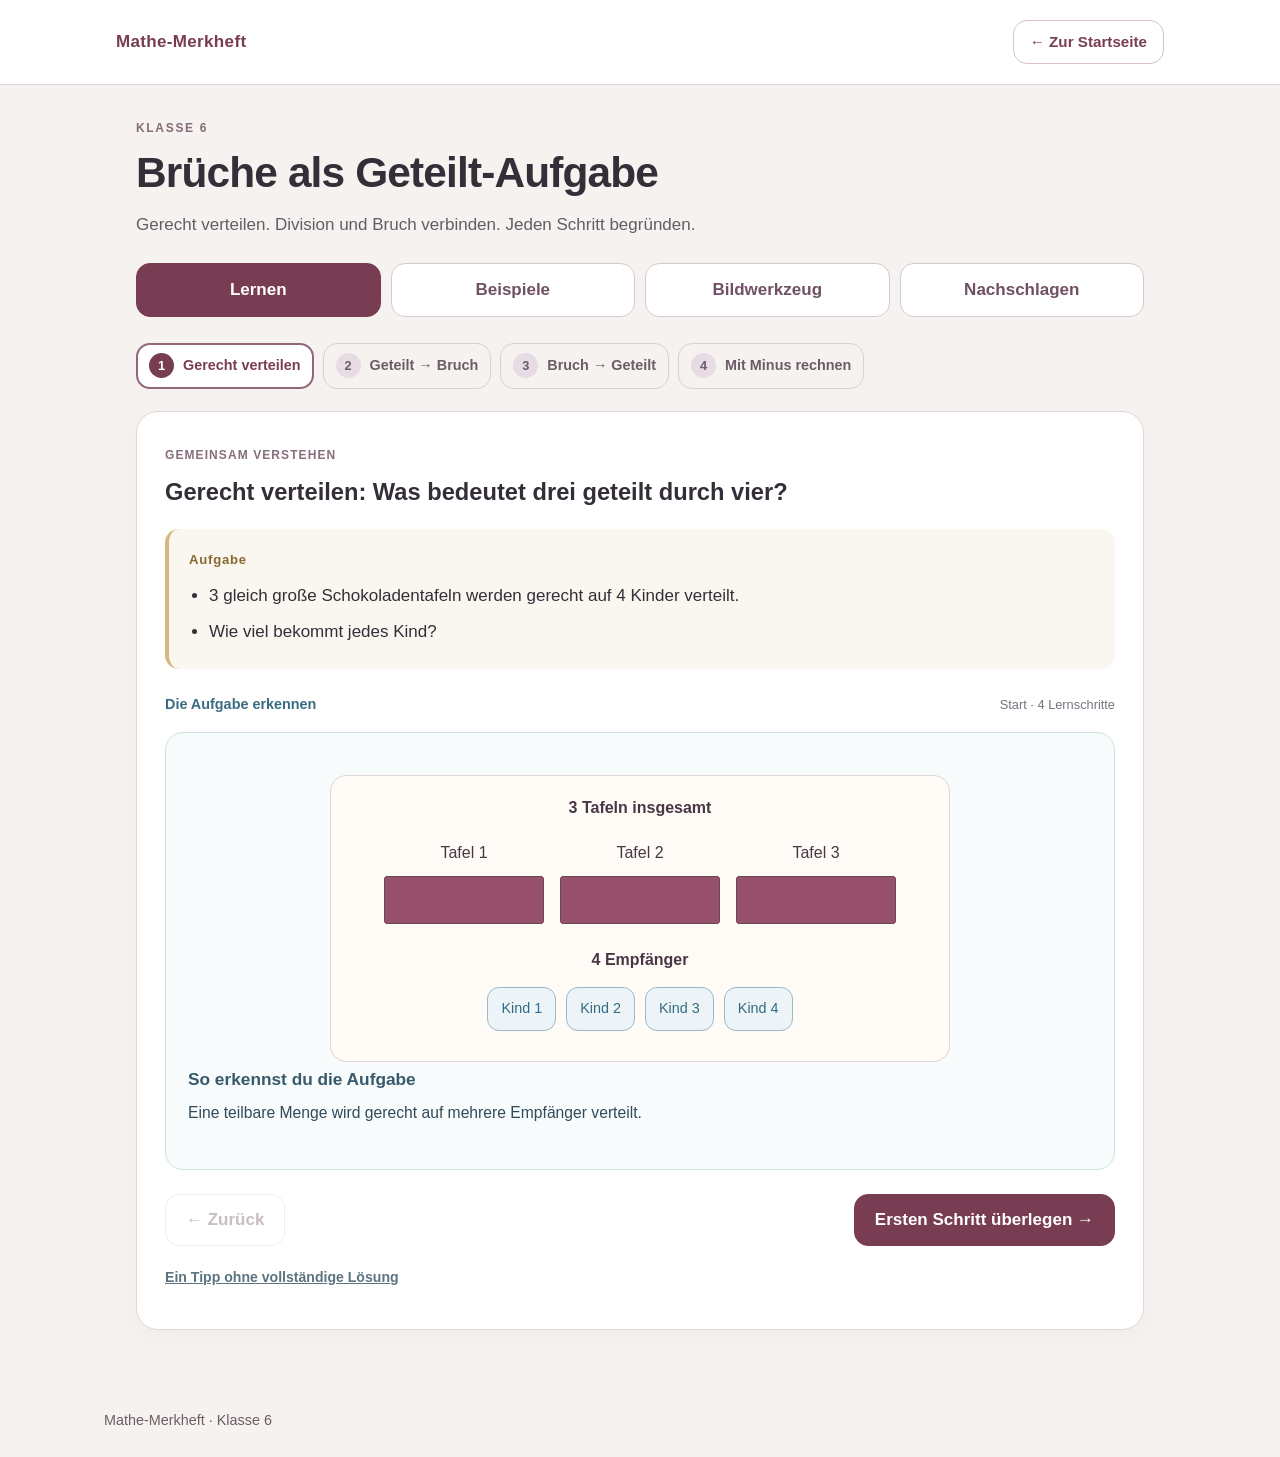
<file: quotienten.html>
<!doctype html>
<html lang="de"><head><meta charset="utf-8"><meta name="viewport" content="width=device-width,initial-scale=1"><title>Brüche als Geteilt-Aufgabe · Mathe-Merkheft</title>
<link rel="stylesheet" href="merkheft.css?v=20261031q2"><link rel="stylesheet" href="bildlabor.css?v=20261031q2"><link rel="stylesheet" href="anfasslabor.css?v=20261031q2"><link rel="stylesheet" href="rechenbilder.css?v=20261031q2"><link rel="stylesheet" href="course.css?v=20261104gesamt2"><link rel="stylesheet" href="quotienten-kapitel.css?v=20261104gesamt1"></head>
<body data-topic="quotienten" class="course-page"><header><div class="course-top"><a href="index.html" class="brand">Mathe-Merkheft</a><a href="index.html" class="home-link">← Zur Startseite</a></div></header>
<main id="course-main"><div class="course-heading"><span class="course-kicker">KLASSE 6</span><h1>Brüche als Geteilt-Aufgabe</h1><p id="course-goal"></p></div>
<nav class="course-tabs" aria-label="Bereich wählen"><button type="button" data-mode="learn" aria-controls="learn-pane">Lernen</button><button type="button" data-mode="examples" aria-controls="examples-pane">Beispiele</button><button type="button" data-mode="tool" aria-controls="tool-pane">Bildwerkzeug</button><button type="button" data-mode="reference" aria-controls="reference-pane">Nachschlagen</button></nav>
<section id="learn-pane"><nav id="lesson-path" aria-label="Lernweg"></nav><div id="learn-reader"></div></section>
<section id="examples-pane" hidden><label class="example-label" for="example-select">Welche Aufgabe möchtest du ansehen?</label><select id="example-select"></select><div id="example-reader"></div><nav class="example-pager" aria-label="Beispiel wechseln"><button id="case-prev" type="button">← Voriges Beispiel</button><span id="case-position" aria-live="polite"></span><button id="case-next" type="button">Nächstes Beispiel →</button></nav></section>
<section id="tool-pane" hidden><div class="tool-note">Hier kannst du eigene Zahlen ausprobieren.</div><section id="werkzeug" class="lab"><h2>Das Bild verändern</h2></section></section>
<section id="reference-pane" hidden></section>
<noscript>Bitte aktiviere JavaScript, damit du die Bilder und Rechenschritte sehen kannst.</noscript></main><footer>Mathe-Merkheft · Klasse 6</footer>
<script src="course-data.js?v=20261104regel2" defer></script><script src="bildlabor.js?v=20261031q2" defer></script><script src="werkzeugbilder.js?v=20261031q2" defer></script><script src="anfasslabor.js?v=20261104gesamt2" defer></script><script src="rechenbilder.js?v=20261031q2" defer></script><script src="quotienten-kapitel.js?v=20261104gesamt2" defer></script><script src="startbilder.js?v=20261104gesamt2" defer></script><script src="course.js?v=20261104gesamt2" defer></script></body></html>
</file>
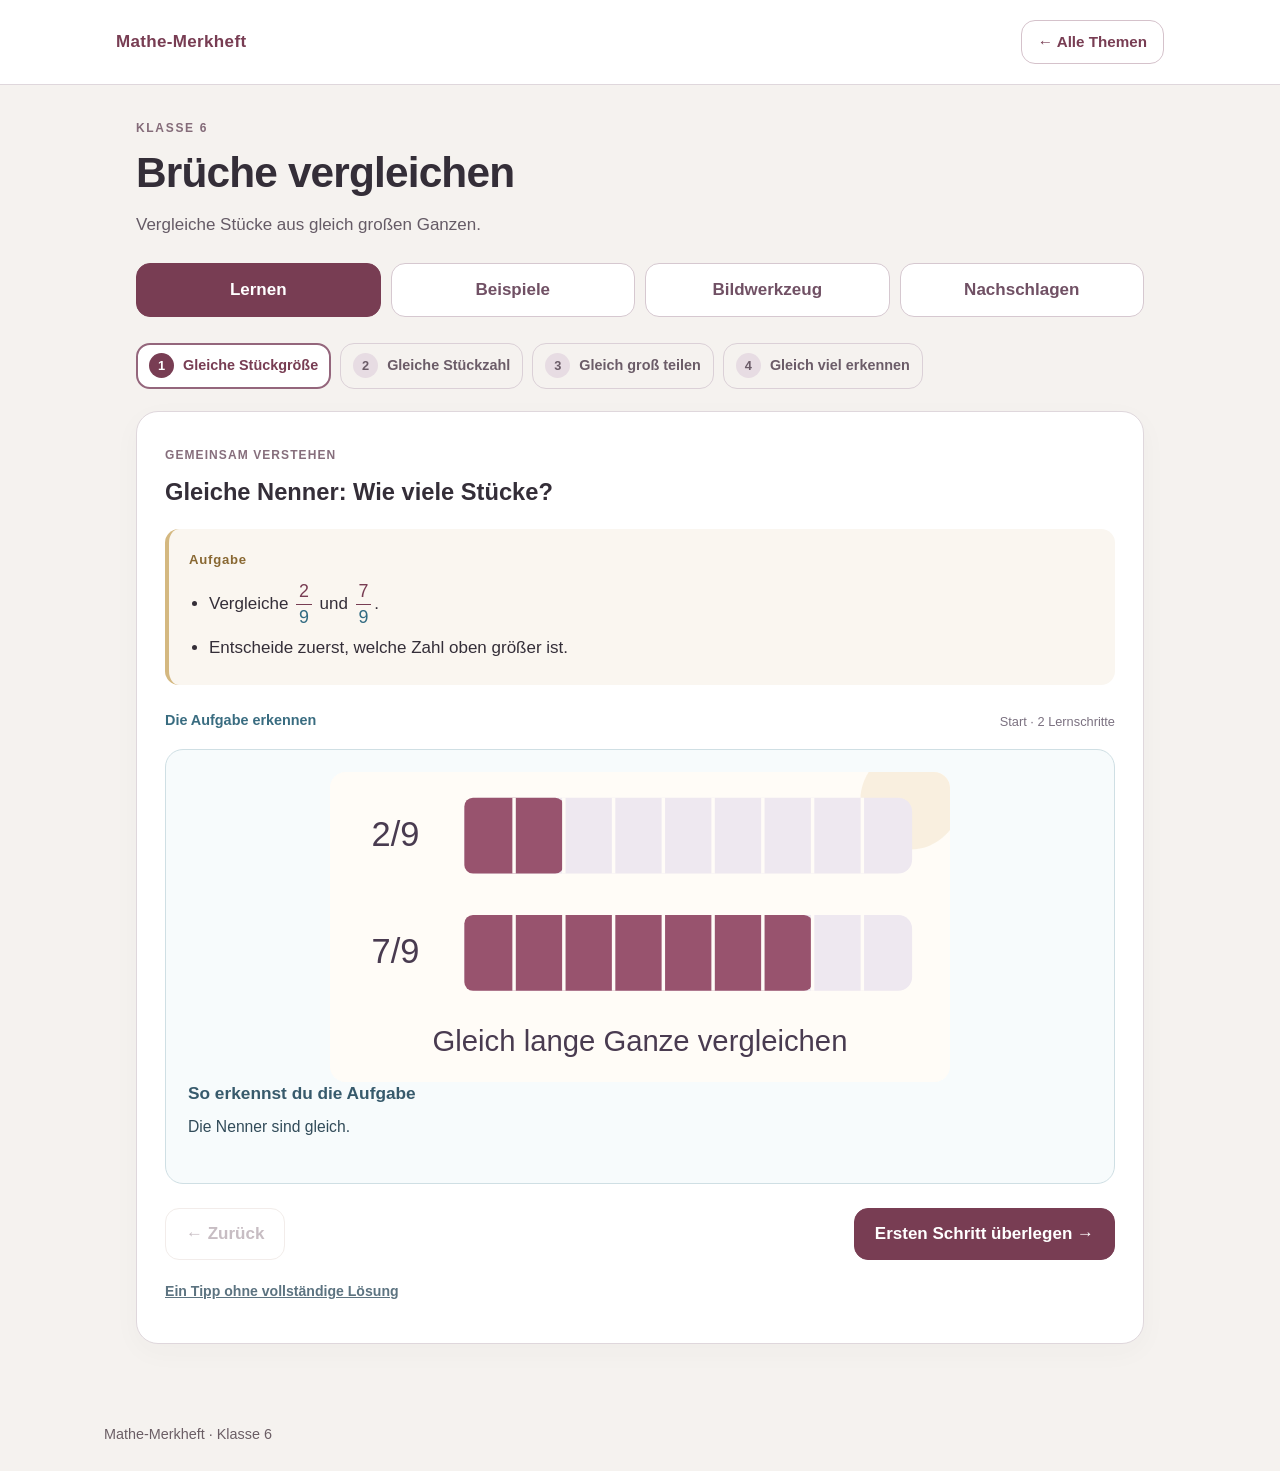
<file: vergleichen.html>
<!doctype html>
<html lang="de"><head><meta charset="utf-8"><meta name="viewport" content="width=device-width,initial-scale=1"><title>Brüche vergleichen · Mathe-Merkheft</title>
<link rel="stylesheet" href="merkheft.css?v=20261031r22"><link rel="stylesheet" href="bildlabor.css?v=20261031r22"><link rel="stylesheet" href="anfasslabor.css?v=20261031r22"><link rel="stylesheet" href="rechenbilder.css?v=20261031r22"><link rel="stylesheet" href="course.css?v=20261104gesamt2"></head>
<body data-topic="vergleichen" class="course-page"><header><div class="course-top"><a href="index.html" class="brand">Mathe-Merkheft</a><a href="index.html" class="home-link">← Alle Themen</a></div></header>
<main id="course-main"><div class="course-heading"><span class="course-kicker">KLASSE 6</span><h1>Brüche vergleichen</h1><p id="course-goal"></p></div>
<nav class="course-tabs" aria-label="Bereich wählen"><button type="button" data-mode="learn" aria-controls="learn-pane">Lernen</button><button type="button" data-mode="examples" aria-controls="examples-pane">Beispiele</button><button type="button" data-mode="tool" aria-controls="tool-pane">Bildwerkzeug</button><button type="button" data-mode="reference" aria-controls="reference-pane">Nachschlagen</button></nav>
<section id="learn-pane"><nav id="lesson-path" aria-label="Lernweg"></nav><div id="learn-reader"></div></section>
<section id="examples-pane" hidden><label class="example-label" for="example-select">Welche Aufgabe möchtest du ansehen?</label><select id="example-select"></select><div id="example-reader"></div><nav class="example-pager" aria-label="Beispiel wechseln"><button id="case-prev" type="button">← Voriges Beispiel</button><span id="case-position" aria-live="polite"></span><button id="case-next" type="button">Nächstes Beispiel →</button></nav></section>
<section id="tool-pane" hidden><div class="tool-note">Hier kannst du eigene Zahlen ausprobieren.</div><section id="werkzeug" class="lab"><h2>Das Bild verändern</h2></section></section>
<section id="reference-pane" hidden></section>
<noscript>Bitte aktiviere JavaScript, damit du die Bilder und Rechenschritte sehen kannst.</noscript></main><footer>Mathe-Merkheft · Klasse 6</footer>
<script src="course-data.js?v=20261104regel2" defer></script><script src="bildlabor.js?v=20261031r22" defer></script><script src="werkzeugbilder.js?v=20261031r22" defer></script><script src="anfasslabor.js?v=20261104gesamt2" defer></script><script src="rechenbilder.js?v=20261031r22" defer></script><script src="startbilder.js?v=20261104gesamt2" defer></script><script src="course.js?v=20261104gesamt2" defer></script></body></html>
</file>
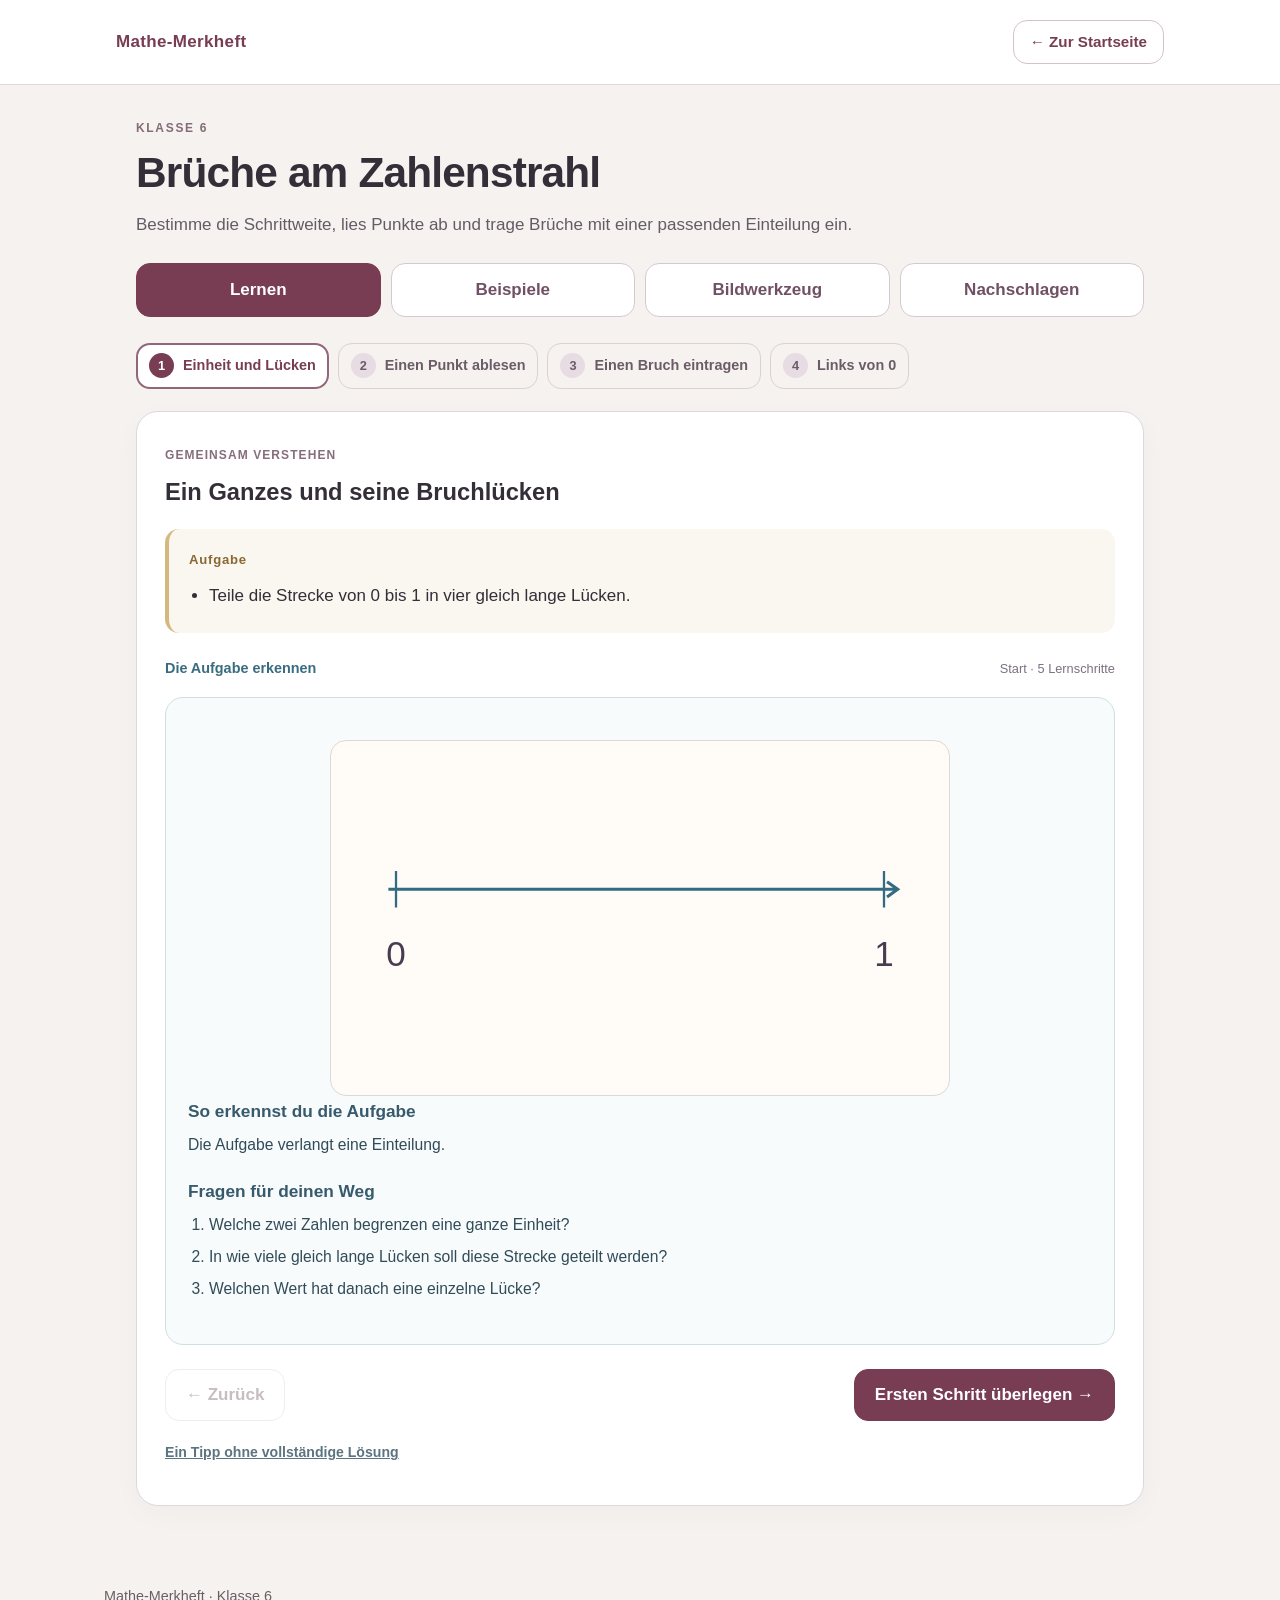
<file: zahlenstrahl.html>
<!doctype html>
<html lang="de"><head><meta charset="utf-8"><meta name="viewport" content="width=device-width,initial-scale=1"><title>Brüche am Zahlenstrahl · Mathe-Merkheft</title>
<link rel="stylesheet" href="merkheft.css?v=20261101z4"><link rel="stylesheet" href="bildlabor.css?v=20261101z4"><link rel="stylesheet" href="anfasslabor.css?v=20261101z4"><link rel="stylesheet" href="rechenbilder.css?v=20261101z4"><link rel="stylesheet" href="course.css?v=20261104gesamt2"><link rel="stylesheet" href="zahlenstrahl-kapitel.css?v=20261104gesamt1"></head>
<body data-topic="zahlenstrahl" class="course-page"><header><div class="course-top"><a href="index.html" class="brand">Mathe-Merkheft</a><a href="index.html" class="home-link">← Zur Startseite</a></div></header>
<main id="course-main"><div class="course-heading"><span class="course-kicker">KLASSE 6</span><h1>Brüche am Zahlenstrahl</h1><p id="course-goal"></p></div>
<nav class="course-tabs" aria-label="Bereich wählen"><button type="button" data-mode="learn" aria-controls="learn-pane">Lernen</button><button type="button" data-mode="examples" aria-controls="examples-pane">Beispiele</button><button type="button" data-mode="tool" aria-controls="tool-pane">Bildwerkzeug</button><button type="button" data-mode="reference" aria-controls="reference-pane">Nachschlagen</button></nav>
<section id="learn-pane"><nav id="lesson-path" aria-label="Lernweg"></nav><div id="learn-reader"></div></section>
<section id="examples-pane" hidden><label class="example-label" for="example-select">Welche Aufgabe möchtest du ansehen?</label><select id="example-select"></select><div id="example-reader"></div><nav class="example-pager" aria-label="Beispiel wechseln"><button id="case-prev" type="button">← Voriges Beispiel</button><span id="case-position" aria-live="polite"></span><button id="case-next" type="button">Nächstes Beispiel →</button></nav></section>
<section id="tool-pane" hidden><div class="tool-note">Hier kannst du eigene Zahlen ausprobieren.</div><section id="werkzeug" class="lab"><h2>Das Bild verändern</h2></section></section>
<section id="reference-pane" hidden></section>
<noscript>Bitte aktiviere JavaScript, damit du die Bilder und Rechenschritte sehen kannst.</noscript></main><footer>Mathe-Merkheft · Klasse 6</footer>
<script src="course-data.js?v=20261104regel2" defer></script><script src="bildlabor.js?v=20261101z4" defer></script><script src="werkzeugbilder.js?v=20261101z4" defer></script><script src="anfasslabor.js?v=20261104gesamt2" defer></script><script src="rechenbilder.js?v=20261101z4" defer></script><script src="zahlenstrahl-kapitel.js?v=20261104gesamt1" defer></script><script src="startbilder.js?v=20261104gesamt2" defer></script><script src="course.js?v=20261104gesamt2" defer></script></body></html>
</file>
<file: merkheft.css>
@charset "UTF-8";
:root{--paper:#fffdf8;--bg:#f4eee7;--ink:#302930;--muted:#6b5e65;--brand:#783d53;--blue:#326b82;--gold:#b77730;--line:#dfd2cb;--rose:#f4e3e8;--soft:#e8f0ef;--shadow:0 8px 28px #55313b0a}
*{box-sizing:border-box}html{scroll-behavior:auto;scroll-padding-top:18px}body{margin:0;color:var(--ink);background:var(--bg);font:17px/1.7 Arial,Helvetica,sans-serif}header{background:var(--brand);color:white}.top{max-width:1120px;margin:auto;display:flex;align-items:center;justify-content:space-between;gap:16px;padding:20px 24px}.brand{font-weight:700;letter-spacing:.02em;color:inherit;text-decoration:none}main{max-width:1120px;padding:38px 24px 56px;margin:auto}h1{font-size:clamp(2rem,5vw,3.5rem);line-height:1.15;font-weight:700;letter-spacing:-.035em;margin:14px 0 20px;max-width:900px}h2{font-size:1.5rem;line-height:1.35;margin:0 0 22px}h3{font-size:1.28rem;line-height:1.4;margin:4px 0 22px}a{color:var(--brand)}button,input,select{font:inherit}button,select,input[type=search],input[type=number]{min-height:48px;border:1px solid var(--line);border-radius:14px;padding:10px 14px;background:#fff;color:var(--ink);max-width:100%}button{cursor:pointer;color:var(--brand);font-weight:700}button:hover,summary:hover{background:var(--rose)}button:focus-visible,summary:focus-visible,a:focus-visible,input:focus-visible,select:focus-visible{outline:3px solid var(--blue);outline-offset:4px}input[type=range]{accent-color:var(--brand);width:100%;min-height:44px;cursor:pointer}select{width:100%}label{font-weight:700;display:block}output{color:var(--brand);font-weight:700}section{margin:30px 0;background:var(--paper);border:1px solid var(--line);border-radius:24px;padding:28px;box-shadow:var(--shadow)}.eyebrow,.type{color:var(--brand);font-size:.76rem;letter-spacing:.12em;font-weight:700}.subtitle{color:var(--muted)}.nav,.topics{display:flex;flex-wrap:wrap;gap:10px;margin:26px 0}.nav a,.topics a{background:var(--paper);border:1px solid var(--line);border-radius:14px;min-height:48px;padding:10px 16px;text-decoration:none}.nav a:hover,.topics a:hover{background:var(--rose)}.rules{margin:0;padding-left:26px}.rules li{padding:10px 12px;margin:6px 0;border-radius:10px;background:#f6efeb}.rules li::marker{font-weight:700;color:var(--brand)}.fraction{display:inline-flex;vertical-align:middle;flex-direction:column;text-align:center;line-height:1.2;margin:3px .18em;min-width:.7em;font-variant-numeric:tabular-nums;white-space:nowrap}.fraction>span:first-child{border-bottom:1.5px solid currentColor;padding:0 .16em .12em}.fraction>span:last-child{padding:.12em .16em 0}.lab{background:linear-gradient(140deg,#fffdf8,#f8edf0);border-color:#cbaeb6}.controls{display:grid;grid-template-columns:repeat(2,minmax(0,1fr));gap:22px;margin:18px 0}.control-box{background:#ffffffb0;padding:16px;border:1px solid var(--line);border-radius:16px}.control-box small{color:var(--muted)}.board{margin:22px 0 10px;background:#fffdfb;padding:24px;border:1px solid var(--line);border-radius:18px;overflow:hidden}.board svg,.case-model svg{width:100%;height:auto;display:block;max-height:330px}.board svg text,.case-model svg text{font:16px Arial,Helvetica,sans-serif;fill:var(--ink)}.observation{padding:16px 18px;border-left:4px solid var(--blue);background:var(--soft);border-radius:12px;margin:18px 0}.explain{margin:10px 0;padding-left:23px}.explain li{margin:10px 0;padding-left:5px}.explain li::marker{color:var(--brand)}.navigator{display:grid;grid-template-columns:1fr 1fr;gap:12px 22px;background:#f5ece9;padding:20px;border:1px solid var(--line);border-radius:18px;margin-bottom:28px}.navigator label:first-child{grid-column:1;grid-row:1}.navigator input{grid-column:1;grid-row:2;width:100%}.navigator label[for=task-jump]{grid-column:2;grid-row:1}.navigator select{grid-column:2;grid-row:2}.navigator output{align-self:center}.navigator button{justify-self:end}.case{border:1px solid var(--line);border-radius:20px;margin:24px 0 32px;padding:26px;background:white;scroll-margin-top:18px}.case:target,.case:focus{outline:3px solid #bd8b9c;outline-offset:4px}.question{background:#f7f0e9;border-radius:14px;padding:18px;margin-bottom:20px}.question b,.heft>b,.control>b{display:block;font-size:.8rem;color:var(--brand);text-transform:uppercase;letter-spacing:.06em;margin-bottom:12px}details{border:1px solid var(--line);border-radius:14px;margin:12px 0;background:#fffdfb;padding:0 16px}summary{cursor:pointer;padding:14px 0;font-weight:700;min-height:52px;line-height:1.5}details[open]>summary{border-bottom:1px solid var(--line);margin-bottom:16px}details[open]{padding-bottom:14px}.pit{border-color:#e3c9a3;background:#fff8ee}.transfer{border-color:#bed4cc;background:#f0f7f3}.work-steps{list-style:none;padding:0;counter-reset:step}.work-steps>li{border-left:3px solid #b8d2d4;padding:8px 14px;margin:18px 0;background:#f3f8f7;border-radius:0 12px 12px 0}.work-steps>li>b{font-size:.85rem;color:var(--blue)}.step-actions{display:flex;align-items:center;gap:14px;flex-wrap:wrap;padding:12px 0}.step-progress{font-size:.9rem;color:var(--muted)}.heft{padding:18px;background:repeating-linear-gradient(#fdfbf7,#fdfbf7 31px,#e8e1d8 32px);border:1px solid var(--line);border-radius:12px;margin:18px 0}.math-line{min-height:36px;padding:8px 0;overflow-wrap:anywhere}.control{margin:18px 0;padding:16px;background:#eaf3ee;border-radius:12px}.case-model{padding:12px 0}.tiles{display:grid;gap:4px;margin:12px auto;max-width:540px}.tile{aspect-ratio:1;background:#efe8de;border:1px solid #b8a8a2;border-radius:3px}.tile.on{background:var(--brand)}.tile.small{aspect-ratio:1.7}.bar{height:54px;display:flex;border:1px solid #6c4b58;background:#f8f0eb;border-radius:5px;overflow:hidden;margin:12px 0}.bar i{flex:1;border-right:1px solid #957480;min-width:0}.bar i:last-child{border:0}.bar .on{background:var(--brand)}.bar-row{margin:16px 0}.math-label{text-align:center;font-size:1.4rem;margin:18px 0;line-height:1.8;overflow-wrap:anywhere}.two-models{display:grid;grid-template-columns:1fr 1fr;gap:24px}.caption{font-size:.9rem;color:var(--muted);margin:10px 0}.swatch{display:inline-block;width:12px;height:12px;border-radius:3px;background:var(--brand);margin-right:6px}.swatch.blue{background:var(--blue)}.place-table{width:100%;border-collapse:separate;border-spacing:4px;text-align:center;font-variant-numeric:tabular-nums}.place-table th{font-size:.85rem;color:var(--muted)}.place-table td{padding:12px 4px;background:#f1ece7;border-radius:7px}.place-table .decisive{background:#f2d29d;font-weight:700;outline:2px solid var(--gold)}.unit-chain{display:flex;flex-wrap:wrap;gap:10px}.unit-chain span{padding:8px 12px;border-radius:12px;background:var(--soft)}.home-grid{display:grid;grid-template-columns:repeat(3,minmax(0,1fr));gap:20px;margin:36px 0}.topic-card{text-decoration:none;color:var(--ink);padding:24px;border:1px solid var(--line);border-radius:22px;background:var(--paper);box-shadow:var(--shadow)}.topic-card:hover{border-color:var(--brand);transform:translateY(-2px)}.topic-card h2{font-size:1.26rem;margin:14px 0}.topic-card small{display:block;color:var(--brand);margin-top:20px;line-height:1.5}.topic-num{font-size:1.4rem;color:var(--brand)}.intro-list{padding-left:22px;color:var(--muted)}.intro-list li{padding:6px 0}footer{max-width:1120px;margin:auto;padding:24px;color:var(--muted);font-size:.9rem}[hidden]{display:none!important}#no-cases{padding:24px}.sr-only{position:absolute;width:1px;height:1px;overflow:hidden;clip-path:inset(50%)}
@media(max-width:760px){.home-grid{grid-template-columns:1fr 1fr}.controls{gap:12px}.board{padding:14px}section{padding:22px}.case{padding:20px}.place-table th{font-size:.72rem}}
@media(max-width:540px){body{font-size:16px}.top{padding:16px;flex-wrap:wrap}main{padding:24px 14px}.home-grid,.controls,.two-models,.navigator{grid-template-columns:1fr}.navigator>*{grid-column:1!important;grid-row:auto!important}.navigator label[for=task-jump]{margin-top:8px}.navigator button{justify-self:stretch}section{padding:19px 15px;border-radius:18px}.case{padding:18px 12px}.board{padding:10px}.nav a{padding:10px 12px}h1{font-size:2.2rem}.math-label{font-size:1.2rem}.question{padding:14px}.heft{padding:13px}.place-table th{font-size:.65rem}.place-table td{padding:8px 2px}.step-actions button{width:100%}}
@media(prefers-reduced-motion:reduce){html{scroll-behavior:auto}.topic-card:hover{transform:none}}
@media print{body{background:white;font-size:11pt}header{background:white;color:black}main{padding:0}section,.case{box-shadow:none;break-inside:avoid}.nav,.controls,.navigator,.step-actions,footer{display:none}.work-steps>li[hidden],.heft[hidden],.control[hidden]{display:block!important}details{border:none}details>summary{font-weight:700}.home-grid{grid-template-columns:1fr 1fr}.lab{background:white}.board{break-inside:avoid}}

.task-lines{margin:0;padding-left:22px}.task-lines li{margin:12px 0;padding-left:4px}.task-lines li::marker{color:var(--brand)}.task-lines li:first-child{margin-top:0}.task-lines li:last-child{margin-bottom:0}
.word-help dl{margin:0}.word-help dt{font-weight:700;color:var(--brand);margin-top:24px;padding-bottom:6px;border-bottom:1px solid var(--line)}.word-help dt:first-child{margin-top:0}.word-help dd{margin:0;padding-top:4px}

/* Ruhige Leseansicht: eine Karte, Auswahl nur bei Bedarf. */
.task-picker{margin:0 0 24px;background:#f5ece9}
.task-picker .navigator{margin:14px 0 4px;padding:0;border:0;background:transparent}
.task-picker #no-cases{grid-column:1/-1;padding:12px;background:#fff8ee;border-radius:10px}
.reader-current{font-weight:700;color:var(--brand);line-height:1.6;scroll-margin-top:20px;margin:18px 0}
.case-pager{display:grid;grid-template-columns:minmax(0,1fr) auto minmax(0,1fr);align-items:center;gap:12px}
.case-pager button{font-size:.9rem;line-height:1.4;min-height:54px}
.case-pager button:last-child{background:var(--brand);color:white;border-color:var(--brand)}
.case-pager button:disabled{opacity:.42;cursor:default}
.pager-count{font-size:.9rem;color:var(--muted);font-variant-numeric:tabular-nums;white-space:nowrap}
.cases .case{margin:22px 0}
@media(max-width:540px){.case-pager{grid-template-columns:1fr 1fr;gap:10px}.case-pager .pager-count{grid-column:1/-1;grid-row:1;text-align:center}.case-pager button{padding:10px 8px}.reader-current{font-size:.95rem}}
@media print{.task-picker,.case-pager,.reader-current{display:none}.cases .case[hidden]{display:block!important}}

/* Gleiche Bedeutung, gleiche Farbe – zusätzlich immer mit Textüberschrift. */
.knowledge-box{border-left-width:5px}
.rules-box{border-color:#bca5cf;background:#f8f3fc}
.rules-box h2{color:#634574}
.rules-box .rules{list-style:disc;padding-left:24px}
.rules-box .rules li{background:#fffafd;border:1px solid #e7dced;margin:12px 0;padding:12px 14px;line-height:1.85}
.rules-box .rules li::marker{color:#795292}
.memory-box{border-color:#d1ac52;background:#fff8e4}
.memory-box h2{color:#7b5d20}
.memory-box .explain>li{margin:15px 0;padding:4px 8px;line-height:1.9}
.memory-box .explain>li::marker{color:#9a7528}
.thought,.worked{background:#f0f7fb;border-color:#b8d2df}
.thought>summary,.worked>summary{color:#2e6178}
.question{background:#f7f3ee;border:1px solid #e1d4c9;padding:20px;margin-bottom:24px}
.question>b{font-size:.85rem;color:#66505e;letter-spacing:.08em}
.task-lines{padding-left:23px;line-height:1.9}
.task-lines>li{margin:15px 0;padding-left:6px}
.explain{line-height:1.9}
.explain>li{margin:14px 0;padding-left:6px}
.work-steps>li{padding:14px 16px;margin:22px 0;background:#f8fcfe;border-left-color:#80afc3}
.work-steps>li.current-step{background:#e8f4fb;border-left-color:#3d7e9b}
.work-steps>li>b{color:#2e6178;font-size:.9rem}
.word-help dd .explain>li{margin:14px 0}
.pit{background:#fff2ec;border-color:#ddb8a8}.pit>summary{color:#8e4b35}
.transfer{background:#f1f7fa;border-color:#bed3de}.transfer>summary{color:#2e6178}
.relation-group{background:#f5fafe;border-color:#bed3de}
.heft{line-height:1.9;margin:24px 0;padding:20px}
.math-line{padding:11px 0;min-height:42px}
@media(max-width:540px){.question{padding:17px 14px}.task-lines>li{margin:15px 0}.rules-box .rules li{padding:12px 10px}.work-steps>li{padding:12px;margin:20px 0}.heft{padding:15px}.memory-box .explain>li{padding-left:3px}}

/* Expliziter Rückweg zur Themenübersicht in jeder Kapitelkopfzeile. */
.top{flex-wrap:wrap}
.overview-back{display:inline-flex;align-items:center;justify-content:center;min-height:48px;padding:9px 16px;margin-left:auto;border:1px solid #ffffffb3;border-radius:14px;background:#fffdf8;color:#783d53;font-weight:700;text-decoration:none;white-space:nowrap;line-height:1.5}
.overview-back:hover{background:#f4e3e8}
@media(max-width:540px){.overview-back{flex-basis:100%;margin-left:0}}
@media print{.overview-back{display:none}}
.answer-block{margin-top:24px;padding:18px;border:1px solid #b8d1c1;border-left:4px solid #528368;border-radius:14px;background:#eff8f1;line-height:1.9}.heft .answer-block>b{display:block;color:#37684b;font-size:.85rem;letter-spacing:.06em;text-transform:uppercase;margin-bottom:12px}.answer-block .explain{margin-bottom:0}.answer-block .explain>li{margin:12px 0}.pit .explain b{color:#8e4b35}.pit summary{line-height:1.6}
@media(max-width:540px){.answer-block{padding:15px 12px;margin-top:20px}}
/* Beispiele tragen den Einstieg; lange Regeln bleiben auf Abruf erreichbar. */
#grundlage.rules-box{background:#fffdf8;border-color:#d7c8e2}
#grundlage.rules-box>h2{color:#513b62}
.quick-choice{display:flex;flex-wrap:wrap;gap:9px;margin-bottom:20px}.quick-choice button{background:white;color:#624777;border-color:#d8c9e2;font-size:.92rem;padding:10px 14px}.quick-choice button[aria-pressed=true]{background:#624777;color:white;border-color:#624777}
.quick-example{border:1px solid #e3d8e9;border-radius:18px;padding:22px;background:#faf6fd}.quick-example h3{font-size:1.2rem;margin:0 0 16px}.quick-question{padding:15px 18px;background:white;border-radius:12px;line-height:1.9;font-weight:700}.quick-calculation{padding-left:28px;margin:22px 0;line-height:1.9;font-size:1.18rem}.quick-calculation li{padding:8px 7px;margin:10px 0}.quick-calculation li::marker{color:#80618f;font-size:.85rem;font-weight:700}.quick-answer{padding:16px 18px;border-left:4px solid #56866b;border-radius:12px;background:#eaf4ed;font-weight:700;line-height:1.9}.quick-rule{margin-top:20px;line-height:1.9;padding:14px 16px;border-radius:12px;background:#fff3ce}.quick-rule b{color:#806021}.quick-deeper{display:inline-block;margin-top:20px;font-size:.92rem;padding:8px 0;line-height:1.6}.rules-reference{margin-top:22px;background:#f8f3fc}.rules-reference>summary{color:#745486}.rules-reference .rules{margin-top:16px}
@media(max-width:540px){.quick-choice{gap:7px}.quick-choice button{flex:1 1 80px;font-size:.85rem;padding:9px 8px}.quick-example{padding:17px 12px}.quick-question{padding:13px 12px}.quick-calculation{font-size:1.08rem;padding-left:24px}.quick-answer,.quick-rule{padding:13px 12px}}
@media print{.quick-choice{display:none}.quick-examples .quick-example[hidden]{display:block!important}.quick-example{break-inside:avoid;margin-bottom:20px}}
.example-visual{margin:22px 0 18px;padding:18px 12px;background:#fffdfb;border:1px solid #dfd2e5;border-radius:18px;overflow:hidden}.example-visual svg{display:block;width:100%;height:auto;max-height:380px;font-family:Arial,Helvetica,sans-serif}.example-visual figcaption{padding:14px 10px 2px;color:#66566e;line-height:1.8;font-size:.95rem}.example-visual svg text{font-family:Arial,Helvetica,sans-serif}.example-visual+.quick-calculation{margin-top:14px}
@media(max-width:540px){.example-visual{padding:14px 4px;margin:18px 0}.example-visual figcaption{font-size:.88rem;padding:12px 8px 0}.example-visual svg{min-height:140px;max-height:none}}
@media print{.example-visual{break-inside:avoid}.example-visual svg{max-height:240px}}
.school-chain{display:inline-flex;align-items:center;gap:14px;flex-wrap:wrap;max-width:100%;vertical-align:middle}.school-equals{display:inline-grid;grid-template-rows:auto auto auto;align-items:center;justify-items:center;vertical-align:middle;line-height:1.25;padding:3px 6px;gap:4px}.school-equals>span:first-child,.school-equals>span:last-child{font-size:.7em;font-weight:700;color:#326b82;white-space:nowrap}.school-equals>span:nth-child(2){font-size:1.1em;color:var(--ink)}.school-row{display:flex;flex-wrap:wrap;align-items:center;gap:12px 22px;line-height:1.9;max-width:100%}.school-label{font-size:.85em;color:#5f5366;flex:0 1 230px}.school-calculation{font-size:1.15rem;line-height:1.9;padding:6px 0}.school-calculation .school-chain{font-size:1.2em}.work-steps>li{padding-top:10px;padding-bottom:10px}.why-steps{background:#f6f9fc;border-color:#cbdce6}.why-steps>summary{font-size:.9rem;color:#476a7b}.school-picture{margin:18px 0;background:white;padding:14px;border:1px solid #e3d8e9;border-radius:16px}.school-picture svg{width:100%;height:auto;max-height:240px;display:block}.school-picture svg text{font:24px Arial,sans-serif;fill:#483751}
@media(max-width:540px){.school-calculation{font-size:1.04rem}.school-row{display:grid;grid-template-columns:1fr;gap:6px}.school-label{font-size:.86em}.school-chain{gap:8px}.school-calculation .school-chain{font-size:1.1em}.school-equals{padding:2px 3px}.school-picture{padding:10px 4px}}
.school-row>span{min-width:0;max-width:100%;overflow-wrap:anywhere}

/* Eine Rechnung wie im Schulheft; weitere Hilfe folgt erst darunter. */
.work-steps{list-style:none;padding-left:0;counter-reset:none}
.work-steps>li{margin:16px 0;padding:12px 16px;border-left:3px solid #80afc3;border-radius:10px}
.school-label{flex-basis:250px;font-size:.94em;color:#365f72}
.school-calculation{font-size:1.12rem;line-height:1.9}
.heft:has(.answer-block){background:transparent;border:0;padding:0;margin:18px 0}
.worked .step-actions{margin:16px 0}
.worked .step-actions button{background:#fff;color:#426d80;border:1px solid #a9c5d3}
.thought{margin-top:20px;background:#f0f7fb}
.thought .why-steps,.thought .transfer{margin-top:16px}
.control>summary{color:#37684b}
@media(max-width:540px){.school-row{gap:8px}.school-calculation{font-size:1.03rem}.work-steps>li{padding:12px 10px;margin:16px 0}.school-label{flex-basis:auto}}

.linked-picture .scene-note{display:none}
</file>
<file: anfasslabor.css>
.direct-workspace{margin:22px 0}.direct-instruction{padding:16px 20px;background:#edf4f1;border-left:4px solid #326b82;border-radius:12px}.direct-controls{display:grid;grid-template-columns:repeat(2,minmax(0,1fr));gap:16px;margin:22px 0}.direct-controls label{background:#fffaf5;border:1px solid #dfd2cb;border-radius:14px;padding:14px}.direct-controls input,.direct-controls select{display:block;width:100%;margin-top:12px}.hands-board{padding:20px;background:#fffdfb;border:1px solid #dfd2cb;border-radius:20px;overflow:hidden}.hands-board svg{width:100%;height:auto;display:block;max-height:none}.hands-board svg text{font:23px Arial,sans-serif;fill:#302930;pointer-events:none}.hands-answer{padding:18px;text-align:center;font-size:1.25rem;background:#f5e9df;border-radius:14px;margin:18px 0;overflow-wrap:anywhere}.hands-explain{background:#f0f5f3;padding:16px 20px;border-radius:14px}.hands-message{min-height:24px;font-weight:700;color:#326b82;margin:14px 0}.hands-actions{display:flex;gap:12px;flex-wrap:wrap;margin:18px 0}.hands-actions button{background:#fffdfb}.guided-follow{border-color:#cfbcc2;margin-top:28px;background:#fcf7f7}.guided-follow>summary{font-size:1rem}.touch-part{cursor:pointer;fill:#eee5d8;stroke:#fffdf8;stroke-width:3;transition:fill .15s}.touch-part.selected-part{fill:#783d53}.touch-part:focus-visible{stroke:#326b82;stroke-width:6;outline:none}.hands-board .touch-part[fill="#783d53"]{fill:#783d53}.fraction-parts{display:grid;grid-template-columns:repeat(var(--parts),1fr);gap:8px;max-width:620px;margin:auto}.square-part{aspect-ratio:1;min-height:50px;background:#eee5d8;border:2px solid white;font-size:1rem}.square-part.filled{background:#783d53;color:white}.work-cut{stroke:#4b3a42;stroke-width:1.4;fill:none}.work-history{padding-left:24px;margin:15px 0}.work-history li{margin:12px 0}.comparison-guide{stroke:#ad6b22;stroke-dasharray:7 5;stroke-width:2;fill:none}.loose-pieces{border:2px dashed #bdacaf;border-radius:14px;padding:16px;margin-bottom:20px;min-height:100px}.loose-pieces h3,.bundle-box h3,.place-stock h3,.exchange-bucket h3{font-size:1rem;margin:0 0 12px}.token-row{display:flex;flex-wrap:wrap;gap:8px;min-height:45px;margin:14px 0}.bundle-token{min-width:48px;min-height:54px;padding:5px 10px;background:#f3e1e8;cursor:grab;touch-action:manipulation}.bundle-token.chosen{outline:3px solid #ad6b22;outline-offset:2px}.bundle-token:active{cursor:grabbing}.bundle-boxes{display:grid;grid-template-columns:repeat(2,minmax(0,1fr));gap:16px}.bundle-box{border:2px solid #b6ccd1;border-radius:16px;padding:16px;background:#f4f9f8}.bundle-box.full-box{background:#e4efe7;border-color:#568567}.bundle-box button[data-do=drop-here]{font-size:.85rem;margin-top:12px;width:100%}.line-axis{stroke:#4b3a42;stroke-width:2;fill:none}.drag-point{fill:#783d53;stroke:white;stroke-width:4;cursor:ew-resize;touch-action:none}.line-touch{cursor:crosshair;touch-action:none}.place-machine-row{display:grid;grid-template-columns:1fr 1fr;gap:18px;margin-bottom:22px}.place-stock{background:#f5e9df;border-radius:16px;padding:18px}.stock-number{font-size:2rem;color:#783d53;font-weight:700}.stock-symbols{display:flex;flex-wrap:wrap;gap:6px;margin:12px 0}.place-coin{padding:5px 8px;min-width:44px;min-height:50px;cursor:grab;background:#f5dfe7}.place-coin.t{background:#d9e8ed}.place-stock small{display:block;color:#62575d}.exchange-bucket{border:2px dashed #326b82;background:#eff6f5;border-radius:16px;padding:18px}.bucket-slots{display:grid;grid-template-columns:repeat(5,1fr);gap:5px;margin:18px 0}.bucket-slots i{display:block;aspect-ratio:1;background:#fffdf8;border:1px solid #b6ccd1;border-radius:4px}.bucket-slots .slot-filled{background:#783d53}.whole-stock{padding:14px;background:#e4efe7;border-radius:12px;margin:12px 0}.loupe-table{table-layout:fixed}.loupe-table th button{font-size:.8rem;padding:7px 3px;width:100%;overflow-wrap:anywhere;line-height:1.35}.loupe-table th button[aria-pressed=true]{background:#f1d59f;border-color:#ad6b22}.loupe-handle{fill:#f6ddaa;stroke:#ad6b22;stroke-width:4;cursor:ew-resize;touch-action:none}.loupe-detail{border:2px solid #d6b174;border-radius:16px;padding:18px;margin:12px 0}.loupe-detail h3{font-size:1.1rem}.digit-detail{margin:16px 0}.ten-cells{display:grid;grid-template-columns:repeat(10,1fr);gap:3px;margin-top:10px}.ten-cells i{aspect-ratio:1;border:1px solid #c5b8ae;background:#f4eee6;border-radius:3px}.ten-cells .purple-cell{background:#783d53}.ten-cells .blue-cell{background:#326b82}.unit-line-parts{display:grid;grid-template-columns:repeat(10,1fr);gap:2px;padding:25px 0}.unit-line-parts button{min-width:0;padding:4px;min-height:60px;border-radius:3px;background:#eee5d8}.unit-line-parts .filled,.area-unit-grid .filled{background:#326b82;color:white}.area-unit-grid{display:grid;grid-template-columns:repeat(10,1fr);gap:2px;max-width:500px;margin:auto}.area-unit-grid button{min-width:0;min-height:0;aspect-ratio:1;padding:0;border:1px solid #c1b6a9;border-radius:2px;background:#f3ece2}.area-unit-grid button.filled{background:#326b82}.cube-grid{stroke:#57717e;stroke-width:.8;fill:none}.cube-edge{stroke:#326b82;stroke-width:2;fill:none}.cube-touch{cursor:grab;touch-action:none}.cube-touch:active{cursor:grabbing}.slice-caption{font-size:.9rem;padding:12px;background:#fff1d8;border-radius:10px}
@media(max-width:600px){.direct-controls,.bundle-boxes,.place-machine-row{grid-template-columns:1fr}.hands-board{padding:14px 8px}.hands-actions button{flex:1 1 135px;font-size:.9rem}.hands-answer{font-size:1.1rem}.hands-board svg text{font-size:25px}.place-stock,.exchange-bucket{padding:14px}.loupe-table th button{font-size:.8rem}.unit-line-parts button{font-size:.75rem}.guided-follow>summary{font-size:.94rem}.square-part{min-height:40px;padding:4px}.stock-symbols{max-width:100%}}
@media(prefers-reduced-motion:reduce){.touch-part{transition:none}}
@media print{.direct-controls,.hands-actions,.hands-message,.direct-instruction,.stock-symbols{display:none}.hands-board{break-inside:avoid}}

.fraction-parts{aspect-ratio:3/1;grid-template-rows:repeat(var(--rows),1fr)}.fraction-parts .square-part{aspect-ratio:auto;min-height:0}

/* Bild zuerst: große Arbeitsfläche, kompakte Werkzeuge und Erklärungen auf Abruf. */
body{--play-purple:#9270b2;--play-gold:#efbf61;--play-mint:#a7cdbf}
.lab{background:#fcfaff;border-color:#ddd1e6;padding:30px;position:relative}
.lab>.eyebrow{color:#82629a}.lab>h2{font-size:clamp(1.5rem,3vw,2rem);margin-bottom:4px}
.direct-workspace{margin-top:18px}.play-banner{display:flex;align-items:center;gap:18px;margin-bottom:18px}.play-emblem{display:block;flex:0 0 100px;width:100px;background:#f0e8f5;border-radius:24px;transform:rotate(-4deg)}.play-emblem svg{width:100%;height:auto;display:block}.play-kicker{display:block;color:#786385;font-size:.75rem;font-weight:700;letter-spacing:.09em;text-transform:uppercase}.play-banner h3{font-size:clamp(1.15rem,2.6vw,1.65rem);margin:6px 0;max-width:590px}
.touch-tip{display:flex;align-items:center;gap:10px;font-size:.92rem;line-height:1.5;color:#5c4964;padding:10px 0 18px}.touch-symbol{width:32px;height:32px;display:grid;place-items:center;flex-shrink:0;border-radius:50%;background:#f5e4be;color:#73531f;font-size:1.2rem;font-weight:700}
.play-stage{border-radius:24px;background:radial-gradient(ellipse at 20% 15%,#fffdf9 0,#f5effa 55%,#e9f1ed 100%);border:1px solid #dfd4e6;padding:20px;box-shadow:inset 0 2px 8px #fff,0 14px 28px #59426b08}
.hands-board{background:transparent;border:0;border-radius:0;padding:10px 12px;overflow:visible}.hands-board>svg{max-height:370px;filter:drop-shadow(0 9px 7px #4534580a)}
.hands-answer{border:1px solid #ffffffa6;background:#ffffffd9;box-shadow:0 5px 18px #513b6208;margin:18px 0 0;padding:14px 18px;font-size:1.5rem;border-radius:18px;font-weight:700;color:#513b62;line-height:1.8}.answer-label{display:block;font-weight:700;font-size:.7rem;letter-spacing:.1em;text-transform:uppercase;color:#80688a;margin-bottom:6px}.hands-answer .fraction{margin:0 .25em}.hands-answer .fraction>span:first-child{color:#824769}.hands-answer .fraction>span:last-child{color:#357b87}
.hands-actions{gap:10px;margin:12px 0 18px}.hands-actions button{border-color:#d7c8df;background:#fff;box-shadow:0 3px 0 #e7deec;font-size:.92rem;min-height:48px;transition:transform .15s,background .15s}.hands-actions button:first-child{background:#624777;color:#fff;border-color:#624777;box-shadow:0 3px 0 #463256}.hands-actions button:active{transform:translateY(2px);box-shadow:none}.hands-actions button:disabled{opacity:.4;cursor:default}
.model-settings,.model-reason,.model-help{margin:12px 0;border-color:#e1d8e8;background:#fffdff}.model-settings>summary{font-size:.95rem}.model-reason>summary{color:#416b65}.model-help>summary{color:#776b7d;font-size:.9rem}.model-settings[open]>summary{margin-bottom:0}.direct-controls{margin:16px 0 4px;gap:14px;align-items:start}.direct-controls label,.direct-controls .control-group{background:#f6f1f9;border:0;border-radius:14px;padding:14px;min-width:0}.direct-controls .control-group>label{padding:0;background:none;font-size:.86rem;margin-bottom:10px}.direct-controls>label{font-size:.86rem}.direct-controls select{background:white;min-height:44px;font-size:.95rem}.choice-row{display:flex;gap:7px;flex-wrap:wrap}.choice-row button{font-size:.86rem;min-height:44px;padding:8px 12px;border-radius:12px;border-color:#d8cce1;font-weight:700;line-height:1.4;background:white;color:#665270}.choice-row button[aria-pressed=true]{background:#624777;color:white;border-color:#624777;box-shadow:0 3px 8px #62477726}.visually-select{position:absolute!important;width:1px!important;height:1px!important;opacity:0!important;pointer-events:none!important;overflow:hidden!important;padding:0!important;border:0!important;clip-path:inset(50%)}
.hands-explain,.direct-instruction{background:transparent;padding:6px 4px;border:0;border-radius:0;font-size:1rem}.hands-message{font-size:.88rem;min-height:0;margin:10px 0;color:#417268}.hands-message:empty{display:none}
.pizza-slice{fill:#eee8df;stroke:#fffdf4;stroke-width:2}.pizza-slice.selected-part{fill:#f6c968}.pizza-slice:hover{filter:brightness(1.06)}.touch-part:focus-visible{stroke:#624777;stroke-width:5}.square-part{background:#eee6dc;border:2px solid #fff6e9;border-radius:8px;box-shadow:inset 0 0 0 2px #cec0af;color:#705342}.square-part.filled{background:linear-gradient(135deg,#95694c,#6d422f);box-shadow:inset 0 0 0 3px #b18561,0 3px 0 #583725;color:#fff7e8}.fraction-parts{gap:6px;max-width:610px;aspect-ratio:2.8/1;margin:25px auto}.work-cut{stroke:#fff9ed;stroke-width:2}.work-history{background:#ffffffa8;border-radius:14px;padding:10px 15px 10px 34px;font-size:.9rem;max-height:180px;overflow:auto}
.loose-pieces{border-color:#cbbad9;background:#ffffff91;padding:14px 16px;border-radius:20px}.loose-pieces h3{color:#725a81}.token-row{gap:10px;align-items:center}.bundle-token{display:flex;align-items:center;justify-content:center;gap:5px;padding:6px 8px;background:#fff;border:1px solid #d8c9e4;border-radius:15px;box-shadow:0 4px 0 #dcd0e7;min-width:64px;min-height:62px}.bundle-token svg{width:36px;height:36px;flex:0 0 36px;filter:none}.bundle-token .fraction{font-size:.85rem}.empty-slot{width:64px;height:62px;border:2px dashed #b9a9c9;border-radius:15px;background:#e8dfef66;display:block}.bundle-boxes{gap:14px}.bundle-box{background:#f3eef8;border:2px solid #d4c4e0;border-radius:20px;box-shadow:0 7px 0 #ded3e8;padding:16px}.bundle-box> b{color:#665074}.bundle-box.full-box{border-color:#83b49d;background:#e3f3e8;box-shadow:0 7px 0 #b4d4bd}.full-box> b::after{content:' · 1 Ganzes ✓';color:#426c51}.bundle-box .token-row{min-height:70px}.bundle-box button[data-do=drop-here]{color:#6c547b;background:#fff9;border:1px dashed #b9a4c9}
.place-machine-row{gap:12px;align-items:stretch}.place-stock{background:#fff9f4;border:1px solid #e4d1d8;box-shadow:0 4px 0 #e6d7df;border-radius:20px}.exchange-bucket{border:2px solid #99beb5;background:#edf7f1;border-radius:20px;position:relative}.stock-number{font-size:2.4rem;line-height:1.2;color:#7d527f}.place-coin{background:white;border:1px solid #d5c1e2;display:flex;align-items:center;gap:5px;box-shadow:0 3px 0 #d4c6df;border-radius:10px}.place-coin.t{background:#f6fcff}.place-coin .fraction{font-size:.72rem}.place-glyph{display:inline-block;width:16px;height:16px;background:#a585c4;border-radius:3px;box-shadow:inset 0 0 0 1px #7e599c}.place-glyph.t{height:36px;width:12px;background:repeating-linear-gradient(#71a9bc 0 3px,#e2eff3 3px 4px)}.bucket-slots{padding:10px;border-radius:14px;background:#d7e8df;gap:6px}.bucket-slots i{border-radius:5px;border:0;background:#f6fcf9;box-shadow:inset 0 2px 3px #38694d12}.bucket-slots .slot-filled{background:#a585c4;box-shadow:0 2px 0 #7e599c}.machine-progress{display:flex;align-items:center;gap:10px;flex-wrap:wrap;font-size:.85rem}.machine-progress>span[aria-hidden]{font-size:1.5rem;color:#507866}.machine-output{display:inline-block;background:white;border:1px solid #9abca9;padding:8px;border-radius:10px;color:#416b51}.whole-stock{background:#dcefe4;border:1px solid #b7d2c1}.place-table{margin-top:16px}.place-table td{font-size:1.2rem;background:#fff9}.place-table caption{font-size:.85rem;color:#66556c}
.loupe-handle{fill:#fff7dc;fill-opacity:.8;stroke:#a67c37;stroke-width:5}.loupe-detail{background:#fffdf5;border-color:#e8cc8e;border-radius:24px;box-shadow:0 7px 0 #ebdfc4;padding:20px}.loupe-detail h3{font-size:1rem;color:#7d602f}.digit-focus{display:flex;align-items:center;gap:14px;color:#7d527f}.digit-focus strong{display:grid;place-items:center;min-width:66px;min-height:66px;background:#ece1f4;border-radius:18px;font-size:2.3rem;line-height:1}.digit-focus>span{font-size:.9rem}.digit-b{color:#386f87}.digit-b strong{background:#dceef3}.ten-cells{gap:4px}.ten-cells i{border:0;background:#eee8dd;box-shadow:0 2px 0 #ddd2c3;border-radius:4px}.ten-cells .purple-cell{background:#a585c4}.ten-cells .blue-cell{background:#71a9bc}.loupe-table th button{background:#fffdf8;border-color:#d8c8e4}.loupe-table th button[aria-pressed=true]{background:#f6dfaa;box-shadow:0 3px 0 #d9b879}.loupe-table .decisive{background:#f9eac6;outline-color:#cc9b45}
.drag-point{fill:#8856a0;stroke:white;filter:drop-shadow(0 4px 2px #49315a30)}.line-axis{stroke:#756484}.comparison-guide{stroke:#a97d32}.area-unit-grid{padding:12px;background:#e3ecec;border-radius:12px;box-shadow:0 6px 0 #c5d5d6}.area-unit-grid button{border:0;border-radius:3px;background:#fffdf8;box-shadow:0 1px 0 #cbd7d6}.area-unit-grid button.filled{background:#71a9bc}.unit-line-parts button.filled{background:#71a9bc}.slice-caption{font-size:.88rem;background:#fff3cc;border:1px solid #ead394;color:#75602f}.cube-edge{stroke:#366979;stroke-width:2}.cube-grid{stroke:#426e7a;stroke-width:.8}
/* Wiedererkennbare Bildmotive auf der Themenauswahl. */
.topic-card{position:relative;overflow:hidden;transition:transform .18s,box-shadow .18s;border-color:#ded3e5;background:#fffdfa;padding:22px}.topic-card:hover{box-shadow:0 14px 28px #513b6212;transform:translateY(-4px)}.topic-art{display:block;margin:-22px -22px 18px;padding:12px 20px 0;height:165px;background:linear-gradient(135deg,#f0e7f7,#eaf3ed);border-bottom:1px solid #e6dceb}.topic-art svg{height:150px;width:100%;display:block;filter:drop-shadow(0 6px 3px #513b6210)}.topic-card:nth-child(3n+2) .topic-art{background:linear-gradient(135deg,#fff1d4,#f5e9eb)}.topic-card:nth-child(3n) .topic-art{background:linear-gradient(135deg,#e4f1ed,#edf0fa)}.topic-card .topic-num{position:absolute;top:12px;left:14px;border-radius:11px;background:#fffdfbdb;color:#6d537c;padding:3px 9px;font-size:.85rem;z-index:1}.topic-card h2{font-size:1.2rem}.topic-card small{color:#765384}.home-grid{gap:24px}
@media(min-width:900px){body[data-topic=brueche] .play-stage{display:grid;grid-template-columns:minmax(0,1.3fr) minmax(0,1fr);align-items:center;gap:22px}body[data-topic=brueche] .hands-answer{margin:0}body[data-topic=brueche] .hands-board svg{max-height:360px}body[data-topic=brueche] .hands-answer>div{font-size:1.75rem}}
@media(max-width:600px){.lab{padding:20px 14px}.play-banner{gap:12px;margin-bottom:10px}.play-emblem{flex-basis:75px;width:75px;border-radius:20px}.play-kicker{font-size:.65rem;letter-spacing:.05em}.play-banner h3{font-size:1.15rem}.touch-tip{font-size:.87rem;padding-bottom:12px}.play-stage{padding:10px;border-radius:20px}.hands-board{padding:8px 2px}.hands-board>svg{max-height:330px}.hands-answer{font-size:1.13rem;padding:12px 10px;margin-top:12px}.direct-controls{grid-template-columns:1fr;gap:10px}.direct-controls label,.direct-controls .control-group{padding:12px}.choice-row{gap:6px}.choice-row button{font-size:.82rem;padding:7px 10px}.hands-actions button{font-size:.85rem;flex:1 1 125px}.model-settings,.model-reason,.model-help{padding-left:12px;padding-right:12px}.model-settings>summary,.model-reason>summary{font-size:.9rem}.bundle-boxes{grid-template-columns:1fr}.bundle-token{min-width:57px;padding:5px}.empty-slot{width:57px}.bundle-token svg{width:31px;height:31px;flex-basis:31px}.token-row{gap:7px}.place-machine-row{grid-template-columns:1fr}.stock-number{font-size:2rem}.place-stock h3,.exchange-bucket h3{font-size:.95rem}.bucket-slots{grid-template-columns:repeat(5,1fr);max-width:300px}.digit-focus{gap:8px}.digit-focus>span{font-size:.8rem}.digit-focus strong{min-width:56px;min-height:56px}.loupe-detail{padding:16px 12px}.home-grid{grid-template-columns:1fr;gap:20px}.topic-art{height:176px}.topic-art svg{height:160px}.topic-card h2{font-size:1.3rem}.topic-card small{margin-top:12px}.square-part{font-size:.85rem}.fraction-parts{gap:4px}.hands-board svg text{font-size:23px}.work-history{font-size:.85rem}.touch-part{transition:fill .12s}}
@media(prefers-reduced-motion:reduce){.hands-actions button,.topic-card,.touch-part{transition:none}.topic-card:hover{transform:none}}
@media print{.play-emblem,.touch-tip,.model-settings,.model-help,.hands-message{display:none}.play-stage{background:white;box-shadow:none}.hands-board>svg{filter:none}.hands-explain{display:block}.play-banner{margin:0}.model-reason{border:0}}
.transfer-ghost{position:fixed;z-index:10000;pointer-events:none;width:48px;height:48px;display:grid;place-items:center;border-radius:14px;background:#f6db9e;border:2px solid white;box-shadow:0 6px 16px #513b6233;font-size:.8rem;color:#624777}.transfer-ghost.h{background:#ceb4e0}.transfer-ghost.t{background:#b9dce7}
@media(max-width:600px){.bundle-boxes{grid-template-columns:repeat(2,minmax(0,1fr));gap:10px}.bundle-box{padding:10px;min-width:0;border-radius:15px}.bundle-box> b{font-size:.83rem}.full-box> b::after{display:block}.bundle-box .bundle-token{width:44px;min-width:44px;min-height:48px;padding:4px}.bundle-box .bundle-token>span{display:none}.bundle-box .bundle-token svg{width:31px;flex-basis:31px}.bundle-box .empty-slot{width:44px;height:48px;border-radius:12px}.bundle-box .token-row{gap:5px;align-content:start;min-height:101px}.bundle-box button[data-do=drop-here]{font-size:.76rem;padding:7px 4px;min-height:48px}.bundle-box .token-row+div{font-size:.78rem}}
/* Blau kennzeichnet die Begründung, auch beim Bildwerkzeug. */
.model-reason{background:#f0f7fb;border-color:#b8d2df}.model-reason>summary{color:#2e6178}.hands-explain .mini-explain,.direct-instruction .mini-explain{line-height:1.9}.hands-explain .mini-explain>li,.direct-instruction .mini-explain>li{margin:14px 0}.guided-follow #lab-why{background:#f0f7fb;border-color:#b8d2df}
.case .work-steps>li.current-step{background:#e8f4fb;border-left-color:#3d7e9b}.scene-note .mini-explain,.linked-picture .mini-explain{line-height:1.9}.scene-note .mini-explain>li,.linked-picture .mini-explain>li{margin:14px 0}
.workshop-pair{display:grid;grid-template-columns:1fr 1fr;gap:20px;align-items:start}.workshop-pair>div{padding:16px;background:#ffffffb3;border:1px solid #e1d5e8;border-radius:16px;min-width:0}.workshop-pair h4{margin:0 0 14px;color:#665074;font-size:1.05rem;line-height:1.6}.workshop-pair svg{width:100%;height:auto;display:block}.workshop-placeholder{min-height:80px;border:2px dashed #d8c8e2;border-radius:10px;padding:16px;font-size:.9rem;color:#7d6c88;display:flex;align-items:center;justify-content:center;text-align:center}.workshop-calculation{display:grid;grid-template-columns:1fr 1fr;gap:14px;margin:20px 0 0}.workshop-calculation>div{background:#fffdf9;padding:15px;border-radius:14px;border-left:4px solid #885071}.workshop-calculation>div:last-child{border-left-color:#3f8194}.workshop-calculation b{display:block;font-size:.85rem;color:#725e7a}.workshop-calculation span{display:block;font-size:1.45rem;line-height:1.7;margin-top:8px}.workshop-calculation strong{color:#783d53}
@media(max-width:600px){.workshop-pair{grid-template-columns:1fr;gap:12px}.workshop-pair>div{padding:12px}.workshop-pair h4{font-size:1rem;margin-bottom:10px}.workshop-calculation{grid-template-columns:1fr;gap:10px}.workshop-calculation>div{padding:12px}.workshop-calculation span{font-size:1.3rem}.workshop-placeholder{min-height:65px}}

.workshop-feedback{padding:14px 16px;margin-top:14px;border-left:4px solid #b28c43;background:#fff8e7;border-radius:12px;line-height:1.7}.workshop-feedback b{display:block}.workshop-feedback ul{margin:8px 0;padding-left:20px}
</file>
<file: course.css>
:root{--course-purple:#783d53;--course-blue:#326b82;--course-gold:#a17624;--course-line:#dfd7dc}
.course-page{background:#f5f2ef;color:#342e38;font:17px/1.65 Arial,Helvetica,sans-serif}
.course-page *{box-sizing:border-box}.course-page [hidden]{display:none!important}
.course-page header{background:#fff;border-bottom:1px solid var(--course-line);color:#783d53}
.course-top{max-width:1100px;margin:auto;padding:20px 26px;display:flex;justify-content:space-between;align-items:center;gap:16px}
.home-link{display:inline-flex;align-items:center;min-height:44px;border:1px solid #d5c2cb;border-radius:14px;padding:8px 16px;text-decoration:none;font-size:.95rem;font-weight:bold}
.course-page main{max-width:1060px;margin:0 auto;padding:28px 26px 55px}
.course-page main>section{margin:0;padding:0;background:transparent;border:0;border-radius:0;box-shadow:none}
.course-heading{margin-bottom:23px}.course-kicker{font-size:.75rem;font-weight:bold;letter-spacing:.14em;color:#846b79}
.course-page h1{font-size:clamp(1.9rem,4vw,2.65rem);margin:7px 0 12px;line-height:1.2;letter-spacing:-.02em}.course-heading p{margin:0;line-height:1.7;color:#655b66;max-width:760px}
.course-tabs{display:grid;grid-template-columns:repeat(4,1fr);gap:10px;margin:0 0 26px}
.course-tabs button{background:#fff;color:#705064;border:1px solid #d6c8d0;font-weight:bold;padding:12px 8px;border-radius:14px;min-height:48px}
.course-tabs button[aria-pressed=true]{background:var(--course-purple);color:white;border-color:var(--course-purple)}
#lesson-path{display:flex;flex-wrap:wrap;gap:9px;margin-bottom:22px}
#lesson-path button{display:flex;align-items:center;gap:9px;background:transparent;color:#6b5c68;font-size:.9rem;border:1px solid #dbd0d7;padding:9px 12px;min-height:46px}
#lesson-path button span{display:inline-flex;align-items:center;justify-content:center;border-radius:50%;width:25px;height:25px;background:#e7dce3;font-size:.8rem;font-weight:bold;flex-shrink:0}
#lesson-path button[aria-pressed=true]{background:white;color:#783d53;border:2px solid #94667c;padding:8px 11px;font-weight:bold}
#lesson-path button[aria-pressed=true] span{background:#783d53;color:white}
.lesson-card{background:#fff;border:1px solid var(--course-line);border-radius:22px;padding:28px;box-shadow:0 8px 28px #4b314608}
.example-heading{margin-bottom:20px}.example-tag{font-size:.75rem;letter-spacing:.09em;color:#866e7c;font-weight:bold;text-transform:uppercase}
.course-page .example-heading h2{font-size:1.48rem;line-height:1.4;margin:8px 0 0}
.task-box{background:#faf6f0;border-left:4px solid #d4b880;border-radius:14px;padding:16px 20px;margin-bottom:24px}
.task-box>b{font-size:.82rem;letter-spacing:.06em;color:#896832}.task-copy ul{margin:8px 0 0;padding-left:20px}.task-copy li{padding:0;margin:6px 0;line-height:1.75}
.lesson-status{display:flex;justify-content:space-between;gap:15px;align-items:center;margin-bottom:16px;color:#396c80;font-weight:bold;font-size:.9rem}
#phase-count{font-size:.8rem;font-weight:normal;color:#7b7180;white-space:nowrap}
.learning-stage{border:1px solid #cfdfe4;border-radius:18px;background:#f7fbfc;padding:22px;min-height:250px}
.stage-picture{max-width:620px;margin:0 auto 18px}.stage-picture:empty{display:none}
.stage-picture svg{display:block;width:100%;height:auto;max-height:360px;font-family:Arial,Helvetica,sans-serif;border-radius:16px;background:#fffcf7}
.stage-picture [data-count-field]{cursor:pointer}.stage-picture .field-counted{stroke:#ddae46;stroke-width:5}.picture-counter{text-align:center;color:#8b682c;font-size:.95rem;padding:10px}
.stage-calculation{color:#302a34}.stage-calculation:empty{display:none}
.course-page .school-calculation{font-size:1.22rem;line-height:1.8;padding:15px 18px;background:white;border-radius:13px;border-left:4px solid #6997aa;max-width:100%;overflow-wrap:anywhere}
.course-page .school-row{display:grid;grid-template-columns:minmax(0,1fr) minmax(0,1.2fr);align-items:center;gap:12px}.course-page .school-label{font-size:.88em;line-height:1.8;flex-basis:auto;color:#356477}
.course-page .school-chain{gap:13px}.course-page .fraction{margin:0 3px;font-size:1.05em;line-height:1.15;vertical-align:middle}
.focus-note{margin-top:18px;color:#426879;line-height:1.8;font-size:.98rem}
.lesson-actions{display:flex;justify-content:space-between;gap:16px;align-items:center;margin-top:24px}
.lesson-actions button{min-height:50px;padding:11px 20px;border-radius:14px;font-weight:bold}.lesson-actions #step-next{background:#783d53;color:white;max-width:75%;border-color:#783d53}.lesson-actions #step-back{background:#fff;color:#755b6a}
.lesson-actions button:disabled{opacity:.4;cursor:default}
#hint-toggle{background:transparent;color:#5c7380;border:0;text-decoration:underline;padding:12px 0;font-size:.88rem;min-height:44px;margin-top:8px}
.stage-hint{padding:14px 18px;background:#edf4f8;border-radius:12px;margin-top:18px;color:#426879}.stage-hint ul{margin:0;padding-left:20px}
.notebook{display:grid;gap:12px}.course-page .notebook h3{font-size:1rem;color:#506777;margin:0 0 4px}
.notebook .school-calculation{font-size:1.08rem;padding:12px 15px}.final-answer{background:#eaf4ec;color:#315f40;border-left:4px solid #679274;border-radius:14px;padding:18px;margin-top:22px}.final-answer>b{font-size:.85rem}.final-answer ul{margin:10px 0 0;padding-left:20px}.final-answer li{margin:7px 0}
.memory-note{display:grid;gap:9px;padding:16px 18px;margin-top:18px;background:#fff3ce;color:#745a22;border-radius:12px}.memory-note b{font-size:.82rem;text-transform:uppercase;letter-spacing:.05em}
.example-label{display:block;font-weight:bold;font-size:.95rem;margin:0 0 10px;color:#6b5061}#example-select{display:block;width:100%;min-height:52px;font-size:.95rem;margin-bottom:24px}
.example-pager{display:flex;align-items:center;justify-content:space-between;gap:14px;margin-top:22px}.example-pager button{background:white;color:#783d53;font-size:.9rem}.example-pager span{font-size:.85rem;color:#73616e;white-space:nowrap}.example-pager button:disabled{opacity:.4}
.reference-card{padding:24px;background:white;border:1px solid var(--course-line);border-radius:20px;margin-bottom:22px}.reference-card h2{font-size:1.35rem;margin:0 0 20px}.reference-card li{margin:13px 0;line-height:1.8}.reference-card dl{margin:0}.reference-card dt{font-weight:bold;color:#783d53;padding-top:17px}.reference-card dd{margin:8px 0 20px;padding-bottom:14px;border-bottom:1px solid #eee5e9}.reference-card dd ul{padding-left:20px}
.tool-note{color:#5a7280;padding:14px 18px;background:#edf4f8;border-radius:14px;margin-bottom:22px}.course-page #werkzeug{margin:0;padding:24px;background:white;border:1px solid var(--course-line);border-radius:20px}.course-page #werkzeug>h2{font-size:1.35rem}.course-page #werkzeug>.eyebrow{display:none}
.course-page button:focus-visible,.course-page select:focus-visible,.course-page a:focus-visible{outline:3px solid #b684a1;outline-offset:4px}
@media(max-width:650px){.course-top{padding:16px 18px}.course-page main{padding:23px 16px 40px}.course-tabs{grid-template-columns:1fr 1fr;gap:8px}.course-tabs button{font-size:.9rem}.lesson-card{padding:20px 14px;border-radius:18px}.course-page .example-heading h2{font-size:1.25rem}.task-box{padding:14px 13px}.learning-stage{padding:14px 9px}.course-page .school-calculation{font-size:1.09rem;padding:13px 10px}.course-page .school-row{grid-template-columns:1fr;gap:8px}.lesson-status{font-size:.8rem}.lesson-actions{gap:10px}.lesson-actions button{font-size:.92rem;padding:11px 13px}#lesson-path{gap:7px}#lesson-path button{font-size:.82rem;flex:1 1 calc(50% - 7px);padding:8px}#lesson-path button[aria-pressed=true]{padding:7px}.example-pager{gap:7px}.example-pager button{font-size:.83rem;padding:9px 11px}.home-link{font-size:.83rem;padding:7px 10px}.course-top .brand{font-size:.94rem}.course-page #werkzeug{padding:16px 10px}.reference-card{padding:20px 16px}}
@media(prefers-reduced-motion:reduce){.stage-picture *{animation:none!important}}
@media print{.course-tabs,#lesson-path,.lesson-actions,#hint-toggle,.example-pager,.course-top,.tool-note{display:none!important}.course-page{background:white}.lesson-card{box-shadow:none;border:0}.learning-stage{border:0}.stage-picture svg{max-height:250px}}

.paint-instruction{font-size:.94rem;line-height:1.6;margin:0 0 16px;color:#426879}
.paint-board{display:grid;grid-template-columns:repeat(6,minmax(0,1fr));max-width:390px;margin:0 auto;background:white;border:2px solid #647a87;border-radius:4px;overflow:hidden}
.paint-group{display:grid;grid-template-rows:repeat(3,48px);border-right:1px solid #647a87}.paint-group:last-child{border-right:0}
.course-page .paint-board button{display:block;width:100%;height:48px;min-height:48px;min-width:0;margin:0;padding:0;border:0;border-bottom:1px solid #647a87;border-radius:0;background:#fff;color:#fff;font-size:1.25rem;touch-action:manipulation;cursor:pointer}
.course-page .paint-board button:last-child{border-bottom:0}.course-page .paint-board button[aria-pressed=true]{background:#954e70}
.course-page .paint-board button:focus-visible{outline:3px solid #1c7096;outline-offset:-4px;position:relative}
.paint-board.groups-visible{gap:5px;border:0;background:transparent;overflow:visible}.groups-visible .paint-group{border:2px dashed #648598;border-radius:4px;overflow:hidden}.groups-visible .focus-group{border:3px solid #b27e22}
.paint-count{text-align:center;font-weight:bold;color:#783d53;margin:14px 0}.paint-controls{display:flex;flex-wrap:wrap;gap:8px}.course-page .paint-controls button{font-size:.85rem;min-height:44px;padding:8px 11px;background:white;color:#5d4254;border:1px solid #bc9daf;border-radius:10px}.paint-feedback{font-size:.95rem;line-height:1.6;color:#35614b;margin:14px 0 0}.paint-feedback:empty{display:none}
@media(max-width:650px){.learning-stage:has(.paint-activity){padding:14px 5px}.paint-board.groups-visible{gap:2px}.groups-visible .focus-group{border-width:2px}}

.course-page .notebook .current-line{background:#fff9e9;border-left-color:#b58b3f}.course-page .notebook .previous-line{border-left-color:#d2dce0;color:#514750}
.stage-note:not(:empty){margin-bottom:20px}.stage-calculation+.stage-note .focus-note{margin-top:14px}.stage-picture{margin-bottom:0}
.course-page .school-row{grid-template-columns:1fr;gap:5px}.course-page .school-label{font-size:.86em}.course-page .school-row>span:last-child{color:#342e38}

.step-explanation{border-top:1px solid #e7d9b7;margin-top:14px;padding-top:12px;font-size:.88em;color:#3f5662;font-weight:normal;line-height:1.65}.step-explanation>b{display:block;font-size:.83em;color:#8c6726;margin-bottom:8px}.step-explanation ul,.focus-note ul{margin:0;padding-left:20px}.step-explanation li,.focus-note li{margin:8px 0;line-height:1.65}.course-page .notebook .current-line{padding-bottom:14px}.stage-note .focus-note{font-size:.95rem}

.principle-box{margin:0 0 18px;padding:14px 16px;border-left:4px solid #6b8798;background:#eff5f7;border-radius:12px;font-size:.94rem;color:#3f5967}.principle-box>b{font-size:.85em}.principle-box ul,.choice-note ul{margin:8px 0 0;padding-left:19px}.principle-box li,.choice-note li{margin:8px 0;line-height:1.65}
.choice-note{font-size:.86em;color:#4d6270;font-weight:normal;margin-bottom:16px;padding-bottom:12px;border-bottom:1px solid #e7d9b7}.choice-note>b{font-size:.87em;color:#8c6726}

.approach-note{color:#3e5d6d;font-size:.95rem;line-height:1.65}.approach-note>b{color:#783d53}.approach-note p{margin:12px 0}.approach-note ul{margin:0;padding-left:20px}.approach-note li{margin:10px 0}

.reason-rows{display:grid;gap:10px;font-size:.94em;line-height:1.5}.reason-rows>div{display:grid;grid-template-columns:minmax(90px,.8fr) minmax(0,1.2fr);gap:12px;align-items:baseline}.reason-rows b{font-size:.8em;color:#536e7d;font-weight:normal}.reason-rows span{font-variant-numeric:tabular-nums}.decision-work{margin-bottom:16px}.after-work{margin-top:18px;padding-top:14px;border-top:1px solid #e3d9c6}.number-trials{width:100%;border-collapse:collapse;font-size:.88em;line-height:1.55;margin:0}.number-trials caption{text-align:left;font-size:.9em;color:#496677;margin-bottom:12px;font-weight:bold}.number-trials th,.number-trials td{text-align:left;padding:9px 5px;border-bottom:1px solid #e4dccd;vertical-align:middle}.number-trials thead th{font-size:.78em;color:#61747c}.number-trials tbody th{white-space:nowrap}.trial-yes{color:#356843;font-size:.82em;white-space:nowrap}.trial-no{color:#8c354b;font-size:.82em;white-space:nowrap}
@media(max-width:650px){.reason-rows>div{grid-template-columns:1fr;gap:3px}.number-trials{font-size:.84em}.number-trials th,.number-trials td{padding:9px 3px}}

/* Ein einzelner Denkimpuls vor dem nächsten Lernschritt im Kapitel Brüche und Kommazahlen. */
.next-thinking{border-top:1px solid #cbdde3;padding:12px 2px 2px;margin-top:18px;color:#385f70}
.next-thinking-label{font-size:.82rem;color:#506777}
.next-thinking p{margin:5px 0 0;font-size:1rem;line-height:1.6}


/* Gemeinsamer Erklärstandard: erst eine Denkhandlung, dann Bild und Rechnung. */
.think-origin,.think-gate,.think-check{font-size:.98rem;line-height:1.7;color:#314b59}
.think-origin h3,.think-gate h3,.think-check h3{font-size:1.08rem;line-height:1.35;margin:0 0 9px;color:#375a6c}
.think-origin h3:not(:first-child),.think-check h3:not(:first-child){margin-top:21px}
.think-origin p,.think-gate p,.think-check p{margin:7px 0 13px}
.think-origin ul,.think-origin ol,.think-check ul{padding-left:21px;margin:8px 0 19px}
.think-origin li,.think-check li{margin:5px 0}
.think-origin-tip{font-size:.89rem;color:#526b76;border-top:1px solid #d3dfe4;padding-top:14px}
.think-kicker{font-size:.75rem;color:#5d6c81;letter-spacing:.07em;font-weight:bold}
.think-question{font-size:1.07rem;font-weight:600;color:#2c4554;margin:12px 0 17px!important}
.think-choices{display:grid;gap:11px;margin:16px 0}
.course-page .think-choices button{display:block;width:100%;min-height:52px;text-align:left;line-height:1.5;padding:12px 15px;border-radius:12px;background:#fff;color:#344c5b;border:1px solid #bfcfd6;white-space:normal;font-weight:500}
.course-page .think-choices button:hover{border-color:#618b9e}
.course-page .think-choices button[aria-pressed=true]{background:#eaf2f6;color:#203f50;border:2px solid #527e95;padding:11px 14px}
.think-feedback{padding:14px 16px;border:1px solid #cadbe3;border-left-width:4px;border-radius:12px;background:white;margin:14px 0}
.think-feedback b{font-size:.93rem}
.think-feedback p{margin:6px 0 0}
.think-feedback-ok{border-left-color:#39765b}.think-feedback-try{border-left-color:#ab7840}
.think-small{font-size:.85rem;color:#526979;margin:9px 0}
.think-label{display:block;font-weight:600;margin:12px 0 5px}
.course-page #think-note{display:block;width:100%;min-height:76px;padding:11px 13px;font:inherit;line-height:1.5;border:1px solid #b6cbd6;border-radius:10px;background:#fff;color:#263d4b;resize:vertical}
.course-page #think-note:focus-visible{outline:3px solid #b684a1;outline-offset:3px}
.course-page .think-reveal,.course-page .think-restart{display:inline-flex;align-items:center;justify-content:center;text-align:center;min-height:46px;padding:10px 17px;border:1px solid #326b82;border-radius:11px;color:white;background:#326b82;font-weight:600;font-size:.91rem;line-height:1.5;margin-top:12px;white-space:normal}
.course-page .think-restart{background:#fff;color:#326b82}
.think-trap,.think-my-thought{margin-top:18px;padding:13px 16px;border:1px solid #cbdce3;border-radius:12px;background:#fff;color:#425c6d;font-size:.93rem}
.think-trap summary,.think-my-thought summary{font-weight:600;cursor:pointer;min-height:35px}
.think-trap ul{margin:10px 0 2px;padding-left:22px}
.think-trap li{margin:7px 0}
.think-my-thought p{white-space:pre-wrap;overflow-wrap:anywhere}
.think-check{margin-top:10px;padding:16px 18px;border:1px solid #d4e0e5;border-radius:14px;background:#fff}
.think-check h3{margin-top:0}
.course-page .stage-calculation .current-line{border-left-color:#557e95}
@media(max-width:650px){.think-origin,.think-gate,.think-check{font-size:.93rem}.think-question{font-size:1rem}.think-check{padding:12px}.course-page .think-reveal,.course-page .think-restart{width:100%}}
@media print{.think-gate .think-choices,.think-gate textarea,.think-gate button,.think-restart,.think-trap,.think-my-thought{display:none!important}.think-check{border:0;padding:0}}


/* Geprüfte Ausgangsbilder ohne vorweggenommenes Ergebnis. */
.think-start-figure{margin:0 auto 20px;max-width:650px;text-align:center}
.think-start-figure figcaption{font-size:.88rem;color:#496979;margin-top:11px;line-height:1.55}
.think-start-quarters{display:grid;grid-template-columns:repeat(4,minmax(0,1fr));gap:4px;max-width:520px;margin:auto}
.think-start-quarters span{height:86px;border:2px solid #6e8b97;background:#fff;border-radius:8px;display:flex;align-items:center;justify-content:center;font-size:1.4rem}
.think-start-quarters span.known{background:#cee7ea}
.think-start-quarters span.unknown{border-style:dashed;color:#467085;background:#fff}
.think-start-length{display:grid;grid-template-columns:70px minmax(0,1fr) 70px;align-items:center;gap:11px;font-size:.98rem;font-weight:bold;color:#426d7d}
.think-length-bar{height:21px;border:2px solid #578599;border-radius:7px;background:repeating-linear-gradient(to right,#cfe4ed 0,#cfe4ed 9%,#e8f2f6 9%,#e8f2f6 10%)}
@media(max-width:500px){.think-start-quarters span{height:52px}.think-start-length{grid-template-columns:50px minmax(0,1fr) 50px;font-size:.83rem;gap:5px}}

/* Gemeinsame Lesereihenfolge und Verlauf für alle neun Kapitel. */
.paint-board{grid-template-columns:repeat(var(--paint-columns,6),minmax(0,1fr))}
.think-history{margin-top:16px;border-top:1px solid var(--course-line);padding:12px 0}
.think-history summary{cursor:pointer;min-height:44px;color:#783d53;font-weight:bold}
.think-history .school-calculation{margin:8px 0}
.answered-question{font-weight:bold;color:#783d53}
.step-explanation{margin:0 0 16px;padding:0 0 12px;border-top:0;border-bottom:1px solid #e7d9b7}
.course-page button,.course-page select,.course-page input{touch-action:manipulation}
.course-page summary:focus-visible{outline:3px solid #b684a1;outline-offset:4px}
@media(max-width:360px){.course-page main{padding-inline:10px}.course-top{padding-inline:10px}.lesson-status{align-items:flex-start;flex-direction:column;gap:4px}.course-page .brand{max-width:150px}.lesson-actions button{overflow-wrap:anywhere}.think-start-length{font-size:.8rem}}
@media print{.think-history{display:none}.think-trap{display:block!important}.lesson-card,.reference-card{break-inside:avoid}.course-page .school-calculation{font-size:12pt}}

.print-pattern{display:none}
.reference-patterns ul{columns:2;column-gap:30px}.reference-patterns li{break-inside:avoid}
.reference-card a{color:#783d53;text-underline-offset:3px}
@media(max-width:650px){.reference-patterns ul{columns:1}}
@media print{.print-pattern{display:block}.reference-decide,.reference-patterns,.reference-mistakes,.reference-details{display:none}.reference-core h2{font-size:16pt}.reference-core{break-inside:auto}.reference-core li{margin:4pt 0}}

.pizza-model{margin:0}.pizza-model figcaption{font-size:.95rem;line-height:1.6;text-align:center;margin:12px 0 20px}.pizza-model svg text{font-size:26px}
</file>
<file: bildlabor.css>
.scene-stage{background:#fffdfb;border:1px solid #d8c5c4;border-radius:20px;padding:22px;margin:22px 0}.scene-stage h3{font-size:1.2rem;margin:18px 0}.scene-board{min-height:200px}.scene-board svg,.linked-board svg{display:block;width:100%;height:auto;max-height:none}.scene-board svg text,.linked-board svg text{font:19px Arial,sans-serif;fill:var(--ink)}.scene-board svg .on-dark,.linked-board svg .on-dark{fill:white;font-weight:700}.scene-board svg rect,.linked-board svg rect{stroke:#9e858b;stroke-width:.7}.cut-line{stroke:#59434e;stroke-width:1.2;fill:none}.new-cut{stroke-dasharray:80;animation:draw-cut .6s ease both}.guide-cut{stroke:#9b5c1e;stroke-width:1;stroke-dasharray:5 5;fill:none}.axis{stroke:#6b5e65;stroke-width:2;fill:none}.zoom-link{stroke:#ba8c50;stroke-width:1.5;stroke-dasharray:5 5;fill:none}.group-outline{stroke:#326b82!important;stroke-dasharray:5 4}.unknown-part{stroke-dasharray:5 4}.plate{fill:white;stroke:#b9c9cd;stroke-width:3}.muted-plate{opacity:.2}.moving-piece{transform:translate(var(--tx),var(--ty));animation:move-piece .7s cubic-bezier(.3,.1,.2,1) both}.layer{animation:layer-in .35s ease both}.scene-equation{padding:18px 12px;margin:16px 0;font-size:1.28rem;text-align:center;background:#f6eee9;border-radius:14px;overflow-wrap:anywhere}.scene-note{padding:12px 16px;background:#edf4f2;border-left:4px solid #326b82;border-radius:8px;line-height:1.65}.scene-actions{display:flex;align-items:center;justify-content:space-between;gap:14px;flex-wrap:wrap}.scene-actions button{background:white;min-width:120px}.scene-actions button:disabled{opacity:.4;cursor:default}.scene-actions output{font-size:.9rem}.stage-dots{display:flex;gap:10px}.stage-dots span{width:36px;height:36px;border-radius:50%;display:flex;align-items:center;justify-content:center;background:#eee5dd;color:#79636c;font-weight:700}.stage-dots .done{background:var(--brand);color:white}.invariant{background:#eef5f1;margin-top:22px}.lab-legend{display:flex;gap:10px;flex-wrap:wrap;font-size:.82rem;margin-top:8px}.lab-legend span{padding:6px 10px;border-radius:8px;background:white}.part-key{border-left:5px solid #783d53}.whole-key{border-left:5px solid #326b82}.unit-key{border-left:5px solid #9b5c1e}.part-color{color:#783d53}.whole-color{color:#326b82}.unit-color{color:#9b5c1e}.operation{display:block;font-size:.95rem;color:#326b82;padding:8px}.transfer-switch{margin-top:20px;padding-top:18px;border-top:1px solid #d8c5c4}#scene-transfer-note{margin-top:16px;padding:15px;background:#edf4f2;border-radius:12px}.linked-picture{background:#fff;border:1px solid #d6e4df;border-radius:16px;padding:16px;margin:14px 0}.linked-board{padding:12px 0}.linked-board .scene-equation{font-size:1.1rem}.linked-board .scene-note{font-size:.9rem}.linked-state{font-size:.85rem;color:#326b82;border-top:1px solid #d6e4df;padding-top:12px}.linked-board .picture-focus{outline:2px solid #326b82}.work-steps>li.current-step{border-left-color:#783d53;background:#f6eaf0}.fraction>span:first-child{color:#783d53}.fraction>span:last-child{color:#326b82}.amount-bands{padding:16px 0}.amount-bands .bar{height:25px}.amount-bands .bar i{border:0}.amount-bands .on{background:#326b82}.number-facts{display:grid;grid-template-columns:repeat(2,minmax(0,1fr));gap:12px}.number-facts>div{padding:15px;border-radius:12px;background:#f2ece7}.number-facts strong{display:block;font-size:1.25rem;color:#783d53}.relation-group{padding:14px;border:1px solid #b8cfca;border-radius:14px;margin:12px 0}.relation-group.current{border:2px solid #783d53;background:#f6eaf0}
@keyframes move-piece{from{transform:translate(var(--sx),var(--sy))}to{transform:translate(var(--tx),var(--ty))}}@keyframes draw-cut{from{stroke-dashoffset:80}to{stroke-dashoffset:0}}@keyframes layer-in{from{opacity:.15;transform:translateY(-25px)}to{opacity:1;transform:translateY(0)}}
@media(max-width:540px){.scene-stage{padding:14px 10px}.scene-actions{display:grid;grid-template-columns:1fr 1fr;gap:10px}.scene-actions output{grid-column:1/-1;grid-row:1;text-align:center}.scene-actions button{font-size:.92rem;padding:10px;min-width:0}.scene-equation{font-size:1.08rem;padding:12px 8px}.linked-picture{padding:10px}.lab-legend{font-size:.75rem}.number-facts{grid-template-columns:1fr}.scene-board svg text,.linked-board svg text{font-size:20px}}
@media(prefers-reduced-motion:reduce){.moving-piece,.new-cut,.layer{animation:none}}
@media print{.scene-actions,.stage-dots,.transfer-switch,.lab-legend{display:none}.moving-piece,.layer,.new-cut{animation:none}.scene-stage,.linked-picture{break-inside:avoid}.scene-equation{font-size:12pt}}

@media(max-width:540px){.scene-board svg .on-dark,.linked-board svg .on-dark{font-size:32px}}

.unit-line{stroke:#302930;stroke-width:3;fill:none}

@media(max-width:540px){.scene-board svg text,.linked-board svg text{font-size:28px}.scene-board svg text.scene-small,.linked-board svg text.scene-small{font-size:20px}}

.mini-explain{margin:0;padding-left:20px}.mini-explain li{margin:10px 0;padding-left:3px}.mini-explain li:first-child{margin-top:0}.mini-explain li:last-child{margin-bottom:0}
</file>
<file: rechenbilder.css>
/* Schulrechnung und erklärendes Bild bilden eine gemeinsame Karte. */
.illustrated-step{display:grid;grid-template-columns:minmax(0,1fr) minmax(240px,1fr);gap:18px;align-items:center;border:1px solid #ded4df;border-radius:18px!important;background:#fffdf9!important;overflow:hidden}
.rechenbild{margin:0;border-radius:16px;background:#fffcf7;border:1px solid #eee1d2;overflow:hidden}
.rechenbild svg{display:block;width:100%;height:auto;font-family:Arial,Helvetica,sans-serif}
.picture-step{display:flex;align-items:center;justify-content:center;width:30px;height:30px;margin-bottom:12px;border-radius:50%;background:#98536e;color:white;font-size:.85rem;font-weight:700}
.illustrated-step .school-row{display:grid;gap:9px}.illustrated-step .school-label{font-size:.9em;color:#497e99}
.has-rechenbilder .work-steps>li.current-step{border-left-color:#679c88}
.quick-calculation:has(.illustrated-step){list-style:none;padding-left:0}
.quick-calculation>.illustrated-step{padding:16px;margin:18px 0}
@media(max-width:700px){.illustrated-step{grid-template-columns:minmax(0,1fr);gap:14px}.rechenbild{width:100%;max-width:380px;justify-self:center}.quick-calculation>.illustrated-step{padding:14px 10px}.rechenbild svg{min-height:120px}.picture-step{margin-bottom:8px}}
@media print{.illustrated-step{break-inside:avoid;grid-template-columns:1fr 1fr}.rechenbild svg{max-height:160px}}

.rechenbild .counted-pear{animation:pear-in .3s ease-out both;animation-delay:calc(var(--piece-order)*.014s);transform-box:fill-box;transform-origin:center}
@keyframes pear-in{from{opacity:1;transform:translateY(-3px)}to{opacity:1;transform:translateY(0)}}
@media(prefers-reduced-motion:reduce){.rechenbild .counted-pear{animation:none}}
</file>
<file: basiswege.css>
.basis-course{background:#fffaf4;border:2px solid #a67a86;border-radius:18px;padding:clamp(12px,3vw,24px);margin:0 0 24px;line-height:1.55;color:#403e4e}.basis-course h2{margin:0 0 8px}.basis-course p{margin:8px 0}.basis-paths,.basis-actions,.basis-form{display:flex;flex-wrap:wrap;gap:10px;align-items:end}.basis-course button{min-height:44px;border-radius:12px;padding:10px 14px;cursor:pointer;border:1px solid #8f5269;background:#fff;color:#653248;font:inherit;white-space:normal}.basis-paths button[aria-pressed=true],.basis-form button,.basis-actions button[data-basis-action=reveal]{background:#783d53;color:white}.basis-course button:disabled{opacity:.5;cursor:default}.basis-course :focus-visible{outline:3px solid #326b82;outline-offset:3px}.basis-form{margin:16px 0}.basis-form label{display:grid;gap:5px;flex:1 1 130px;min-width:0}.basis-form input,.basis-form select{box-sizing:border-box;width:100%;min-width:0;min-height:44px;padding:10px;border:1px solid #9d8d94;border-radius:9px;background:#fff;color:#403e4e;font:inherit}.basis-error{color:#8b243b;font-weight:bold}.basis-task{padding:12px;border-radius:12px;background:#eee4e7}.basis-status{font-weight:bold;color:#653248}.basis-reader{border-top:1px solid #cbb9c0;padding-top:16px;min-width:0}.basis-reader h3{font-size:1.2rem}.basis-picture{border:1px solid #c8d8df;background:#f6fafb;border-radius:12px;padding:12px;margin:12px 0;overflow:hidden}.basis-equation{font-size:clamp(18px,4.5vw,26px);font-weight:bold;text-align:center;overflow-wrap:anywhere;margin:12px 0}.basis-picture svg{display:block;width:100%;height:auto;max-height:220px}.basis-picture svg text{font:20px Arial,sans-serif}.basis-units{display:flex;align-items:center;flex-wrap:wrap;gap:7px;margin:12px 0}.basis-units span{padding:7px 10px;background:#e8e5e1;border-radius:8px;border:2px solid transparent}.basis-units .basis-from{border-color:#783d53;background:#f4e5eb}.basis-units .basis-to{border-color:#326b82;background:#d6e9e9;font-weight:bold}.basis-table-wrap{width:100%;overflow-x:auto;overscroll-behavior-inline:contain}.basis-table-wrap table{border-collapse:collapse;min-width:100%;width:max-content;background:#fff}.basis-table-wrap th,.basis-table-wrap td{border:1px solid #acbfc8;text-align:center;padding:8px;min-width:40px}.basis-table-wrap th{font-size:.85rem;max-width:100px;white-space:normal}.basis-table-wrap td{font-size:1.25rem;font-weight:bold}.basis-table-wrap .basis-comma{border-right:4px solid #783d53}.basis-course li{margin:9px 0}.basis-course details{background:white;border:1px solid #d5c8cd;border-radius:10px;padding:10px;margin:12px 0}.basis-course summary{cursor:pointer;font-weight:bold;min-height:30px}.basis-digit-pair{display:grid;gap:12px;justify-items:center;margin:12px 0}.basis-digit-pair>span{display:flex;flex-wrap:wrap;justify-content:center}.basis-digit-pair i{font-style:normal;display:inline-block;padding:3px;font-size:1.3rem;min-width:18px;text-align:center;border:2px solid transparent}.basis-digit-pair .basis-focus{background:#f4dfe7;border-color:#783d53;border-radius:5px}.basis-strip{display:flex;gap:3px}.basis-strip span{padding:12px 5px;background:#d6e9e9;text-align:center}.basis-strip span+span{background:#ebd5df}.basis-actions{padding:12px 0}.basis-actions .basis-result{flex:1 1 100%}@media(max-width:420px){.basis-form label{flex-basis:100%}.basis-course{padding:12px}.basis-actions button{flex:1 1 100%}.basis-table-wrap th,.basis-table-wrap td{padding:6px}.basis-units small{font-size:.8rem}}@media print{.basis-form,.basis-actions,.basis-paths{display:none}.basis-course{break-inside:avoid}}
.dv-intro{padding:clamp(14px,3vw,28px);line-height:1.65;margin-bottom:22px}.dv-intro h2{margin:22px 0 10px}.dv-intro h2:first-child{margin-top:0}.dv-intro h3{margin:16px 0 6px}.dv-intro p{margin:10px 0}.dv-intro li{margin:10px 0}.dv-rule{background:#f2e8ec;border-left:5px solid #783d53;border-radius:10px;padding:12px 16px;margin:14px 0}.dv-intro details{padding:12px;border:1px solid #cdbcc3;border-radius:12px;margin:14px 0;background:#fffaf6}.dv-intro summary{font-weight:bold;cursor:pointer;min-height:36px}.dv-types{display:grid;grid-template-columns:repeat(auto-fit,minmax(220px,1fr));gap:10px}.dv-types a{padding:12px;border:1px solid #b98a9c;border-radius:12px;background:#fffaf6;color:#653248;text-decoration:none;min-height:44px;overflow-wrap:anywhere}.dv-types a small{display:block;color:#575563}.dv-types a:hover,.dv-types a:focus-visible{background:#f2e8ec;outline:2px solid #783d53}.dv-phase-picture{margin:0}.dv-intro .basis-table-wrap td{font-size:1.3rem}.dv-steps li::marker{color:#783d53;font-weight:bold}@media(max-width:420px){.dv-types{grid-template-columns:1fr}.dv-intro{padding:14px}.dv-rule{padding:10px}}
.basis-table-wrap .basis-first-difference{background:#f0d6e2;border-top:3px solid #783d53;border-bottom:3px solid #783d53;color:#542138}
</file>
<file: gemischt-kapitel.css>
/* Nur Gemischte Zahlen: gleiche ganze Einheiten, klar lesbare Einzelteile. */
.mixed-picture{margin:22px 0 6px;padding:18px 12px;border:1px solid #e1d5d8;border-radius:16px;background:#fffcf7;font-size:1rem;color:#483744}
.mixed-picture p{line-height:1.8;margin:16px 0 0;text-align:center}
.mixed-strips{display:flex;gap:20px 16px;flex-wrap:wrap;align-items:start;justify-content:center}
.mixed-strip-item{width:144px;max-width:100%;display:grid;gap:10px;text-align:center}
.mixed-strip{display:grid;grid-template-columns:repeat(var(--parts),1fr);height:56px;width:100%;border:2px solid #69515b;background:#fff;overflow:hidden;border-radius:3px}
.mixed-strip>span{border-right:1px solid #69515b}.mixed-strip>span:last-child{border:0}.mixed-strip .filled{background:#97506b}
.mixed-caption{font-size:.92rem;line-height:1.7;color:#4a3a43}
.mixed-loose{display:flex;flex-wrap:wrap;justify-content:center;gap:12px}
.mixed-loose>span,.mixed-piece{display:inline-flex;align-items:center;justify-content:center;min-width:42px;min-height:58px;background:#f1dce4;border:1px solid #97506b;border-radius:8px;padding:7px;color:#522c3d}
.mixed-known{display:flex;flex-wrap:wrap;gap:10px;align-items:center;padding:12px;border:2px solid #326b82;border-radius:10px}.mixed-known>b{flex-basis:100%;color:#326b82}
.mixed-negative{display:grid;gap:20px;border-left:4px solid #783d53;padding-left:12px}.mixed-negative>b{color:#783d53;text-align:center}
.mixed-reduce{display:flex;justify-content:center;gap:24px;flex-wrap:wrap}.mixed-reduce>div{display:grid;gap:14px;width:185px;justify-items:center;text-align:center}
.reference-math{font-size:1.12rem;line-height:2.8;overflow-wrap:anywhere}.course-page[data-topic=gemischt] #phase-label{max-width:70%}
@media(max-width:400px){.mixed-picture{padding:16px 8px}.mixed-strip-item{width:124px}.mixed-strips{gap:18px 12px}.mixed-caption{font-size:.9rem}.course-page[data-topic=gemischt] .lesson-status{align-items:start;gap:8px}.course-page[data-topic=gemischt] #phase-count{white-space:normal;text-align:right}.course-page[data-topic=gemischt] .reference-math{font-size:1rem}}
</file>
<file: groessen-werkstatt.css>
/* Neues eigenständiges Schulbuch-Denkwerkzeug. Bestehender Kurs bleibt unverändert. */
#groessen-werkstatt{font:inherit;color:#342e38;background:#fff;border:1px solid #dfd7dc;border-radius:21px;padding:23px;margin:0 0 26px;box-shadow:0 7px 24px #4b314608}
#groessen-werkstatt *{box-sizing:border-box}
#groessen-werkstatt h2{font-size:1.5rem;color:#345b6e;margin:0 0 12px}
#groessen-werkstatt h3{font-size:1.18rem;color:#315d70;margin:8px 0 12px;line-height:1.35}
#groessen-werkstatt p{margin:0 0 13px;line-height:1.6}
#groessen-werkstatt button,#groessen-werkstatt select,#groessen-werkstatt input{font:inherit}
#groessen-werkstatt button{cursor:pointer}
#groessen-werkstatt button:disabled{opacity:.48;cursor:default}
#groessen-werkstatt button:focus-visible,#groessen-werkstatt select:focus-visible,#groessen-werkstatt input:focus-visible{outline:3px solid #a66c8e;outline-offset:3px}
.gw-kicker{font-size:.78rem;letter-spacing:.09em;font-weight:700;color:#326b82;text-transform:uppercase}
.gw-intro{color:#5b5760}
.gw-modes{display:grid;grid-template-columns:repeat(3,minmax(0,1fr));gap:10px;margin:15px 0}
.gw-modes button{border:1px solid #d1c0cb;background:#fff;color:#783d53;border-radius:13px;padding:12px 9px;min-height:52px;font-weight:700}
.gw-modes button[aria-pressed=true]{color:#fff;background:#783d53;border-color:#783d53}
.gw-selector{display:grid;gap:8px;margin:12px 0 16px}
.gw-selector label{font-weight:700;color:#486778;font-size:.94rem}
.gw-selector select{width:100%;max-width:730px;padding:10px 12px;min-height:49px;border-radius:12px;background:white;color:#342e38;border:1px solid #cdbfc8}
.gw-statement{padding:13px 16px;border-radius:13px;background:#faf5f8;border:1px solid #e4d5df;color:#674158;font-size:1.1rem;font-weight:700;margin:0 0 14px;overflow-wrap:anywhere}
.gw-progress{display:flex;flex-wrap:wrap;gap:6px;margin:13px 0 20px}
.gw-progress span{font-size:.76rem;color:#6f6570;border:1px solid #ded5dc;border-radius:99px;padding:6px 9px}
.gw-progress span.gw-current{background:#e9f2f6;color:#2c5e76;border-color:#9cbfcf;font-weight:700}
.gw-progress span.gw-done{background:#eef7f1;border-color:#b9d7c7;color:#315d46}
.gw-stage{padding:20px 18px;background:#f7fbfc;border:1px solid #d0e1e8;border-radius:17px;min-height:270px}
.gw-question{display:flex;flex-wrap:wrap;align-items:center;gap:14px;background:white;border:1px solid #d3e2e8;border-radius:14px;padding:14px 17px;margin:16px 0}
.gw-question b{font-size:1.23rem;color:#315d72}.gw-question span{color:#945673;font-weight:700}
.gw-choices{display:grid;grid-template-columns:repeat(3,minmax(0,1fr));gap:9px;margin:13px 0}
.gw-choices button{border:1px solid #bfc8d0;border-radius:13px;padding:12px 10px;min-height:54px;background:white;color:#4c5c68;font-weight:700;text-align:center;line-height:1.35}
.gw-choices button[aria-pressed=true]{background:#e6cbd9;border-color:#a66e8b;color:#63344c}
.gw-kind{grid-template-columns:repeat(3,minmax(0,1fr))}
.gw-feedback{padding:13px 15px;border:1px solid #e4d5b6;border-radius:12px;background:#fff9ed;color:#735a32;line-height:1.55;margin:13px 0}
.gw-feedback.gw-good{border-color:#b8d9c7;background:#edf7f0;color:#2d6245}
.gw-muted{font-size:.91rem;color:#5d6b76}
.gw-chain{display:flex;gap:7px;align-items:center;flex-wrap:wrap;margin:17px 0 9px}
.gw-chain span{display:inline-block;border:1px solid #9bc1d1;color:#2d6078;background:white;border-radius:11px;padding:9px 14px;font-weight:700}
.gw-chain i{font-size:.87rem;font-style:normal;font-weight:700;color:#855674;white-space:nowrap}
.gw-visual{background:#fff;border:1px solid #d1e1e8;border-radius:14px;padding:15px 14px;margin:16px 0}
.gw-visual-title{margin:0 0 10px}
.gw-feature{overflow:hidden;padding:9px 0}
.gw-ten{display:grid;grid-template-columns:repeat(10,minmax(0,1fr));border:2px solid #356d85;border-radius:10px;overflow:hidden;background:#fff}
.gw-ten button{display:flex;flex-direction:column;justify-content:center;align-items:center;gap:3px;min-width:0;min-height:67px;color:#345a70;background:#dcecf3;border:0;border-right:1px solid #aac8d7;border-radius:0;font-size:.77rem;font-weight:700;padding:4px 1px;overflow-wrap:anywhere}
.gw-ten button:nth-child(even){background:#cbe0ea}
.gw-ten button:last-child{border-right:0}
.gw-ten button small{font-size:.54rem;font-weight:400;color:#587081;text-align:center;line-height:1.2}
.gw-toolrow{display:flex;flex-wrap:wrap;align-items:center;gap:10px;margin-top:13px}
.gw-toolrow button{background:#fff;color:#783d53;border:1px solid #ceb8c5;border-radius:12px;min-height:44px;padding:9px 13px;font-weight:700}
.gw-toolrow label{color:#345c6f;font-weight:700}
.gw-toolrow input[type=range]{width:min(100%,350px);accent-color:#783d53;min-height:38px}
.gw-grid-head{display:flex;gap:12px;justify-content:space-between;font-size:.85rem;color:#426e7b;margin:8px 0}
.gw-square,.gw-mini-square{display:grid;grid-template-columns:repeat(10,minmax(0,1fr));aspect-ratio:1;max-width:315px;background:#fff;border:2px solid #386e80;border-radius:8px;overflow:hidden}
.gw-square span,.gw-mini-square span{border-right:1px solid #d0e1e7;border-bottom:1px solid #d0e1e7;background:white}
.gw-square span.gw-marked,.gw-mini-square span.gw-marked{background:#9bbecf}
.gw-cube-row{display:grid;grid-template-columns:minmax(0,1.2fr) minmax(130px,.8fr);align-items:center;gap:12px}
.gw-cube-svg{display:block;width:100%;height:auto;max-width:400px}
.gw-mini-square{max-width:190px}
.gw-time-visual{display:grid;grid-template-columns:190px minmax(0,1fr);gap:18px;align-items:center}
.gw-clock{display:grid;grid-template-columns:repeat(10,minmax(0,1fr));border:2px solid #316b82;max-width:190px;border-radius:9px;overflow:hidden}
.gw-clock span{aspect-ratio:1;border:1px solid #d8e7ef;background:#fff}
.gw-clock span.gw-lit{background:#c58ba9}
.gw-step-counter{margin:13px 0 6px;color:#315f74;font-weight:700}
.gw-number{margin:17px 0 9px;background:#fff;border:1px solid #cddde6;border-radius:13px;padding:17px 10px;text-align:center;overflow-x:auto}
.gw-comma-digits{display:inline-flex;gap:3px;align-items:baseline;font-variant-numeric:tabular-nums;white-space:nowrap}
.gw-comma-digits b{font-size:clamp(1.35rem,4vw,2.15rem);color:#345a6c;font-weight:700}
.gw-comma-digits em{font-style:normal;font-size:2.3rem;line-height:1;color:#b14d7c;font-weight:900}
.gw-main{min-height:49px;padding:10px 16px;border:1px solid #783d53;border-radius:13px;background:#783d53;color:#fff;font-weight:700;margin:8px 0}
.gw-result-process{background:#fff;border:1px solid #d6e4e9;border-radius:14px;padding:17px;margin:15px 0}
.gw-result-process>span{display:block;color:#335f74;font-size:1.09rem;margin:12px 0}
.gw-answer{background:#e9f5ed;border:1px solid #b8d8c6;color:#285d41;border-radius:14px;padding:16px 18px;font-size:clamp(1.2rem,2.5vw,1.65rem);font-weight:700;margin:13px 0 19px;overflow-wrap:anywhere}
.gw-decompose{display:grid;grid-template-columns:repeat(3,minmax(0,1fr));gap:9px;margin:14px 0}
.gw-decompose div{border:1px solid #cfe0e8;background:white;border-radius:12px;padding:14px 9px;text-align:center}
.gw-decompose b{display:block;color:#35677c}.gw-decompose span{display:block;color:#783d53;font-weight:700}
.gw-nav{display:flex;justify-content:space-between;align-items:center;flex-wrap:wrap;gap:10px;margin:17px 0 0}
.gw-nav button{min-height:46px;padding:10px 14px;border-radius:13px;border:1px solid #c9b2c0;color:#783d53;background:white;font-weight:700}
.gw-nav button.gw-next{background:#783d53;border-color:#783d53;color:white}
.gw-footnote{color:#685c67;font-size:.9rem;margin-top:16px}
@media(max-width:640px){#groessen-werkstatt{padding:15px 12px;margin-bottom:19px}.gw-stage{padding:15px 11px}.gw-modes{gap:6px}.gw-modes button{font-size:.82rem;padding:9px 5px}.gw-kind{grid-template-columns:repeat(2,minmax(0,1fr))}.gw-choices{grid-template-columns:repeat(2,minmax(0,1fr))}.gw-ten button{font-size:.65rem;min-height:65px}.gw-ten button small{display:none}.gw-time-visual{grid-template-columns:1fr}.gw-decompose{grid-template-columns:1fr}.gw-question b{font-size:1.06rem}.gw-progress span{font-size:.68rem}}
@media(max-width:340px){.gw-choices{grid-template-columns:1fr}.gw-ten button{font-size:.57rem;min-height:57px}.gw-chain span{padding:8px}.gw-chain i{font-size:.75rem}.gw-modes button{font-size:.76rem}}
@media print{#groessen-werkstatt{box-shadow:none;border:0}.gw-modes,.gw-selector,.gw-progress,.gw-nav,.gw-choices,.gw-toolrow,#groessen-werkstatt .gw-main{display:none!important}}
</file>
<file: laengen-entdecken.css>
/* Ein Hauptwerkzeug in der bisherigen Mathe-Merkheft-Farbwelt */
.len-lead{color:#4d5e66;font-size:1.04rem}
.len-steps{display:flex;gap:8px;flex-wrap:wrap;margin:14px 0 18px}
.len-steps button{min-height:46px;padding:9px 12px;border:1px solid #cbb9c4;border-radius:12px;background:white;color:#783d53;font-weight:700}
.len-steps button[aria-pressed="true"]{background:#783d53;color:white;border-color:#783d53}
.len-steps button:disabled{background:#f6f3f5;color:#8c8589;cursor:default}
.len-panel{background:#f7fbfc;border:1px solid #cbdfe7;border-radius:16px;padding:19px}
.len-panel h3{font-size:1.18rem;line-height:1.3;color:#315e76;margin:0 0 12px}
.len-meter{margin:18px 0}
.len-meter-label{font-size:.88rem;color:#315d73;font-weight:700;margin:0 0 7px!important}
.len-bar{display:grid;grid-template-columns:repeat(10,minmax(0,1fr));border:2px solid #35677d;border-radius:9px;overflow:hidden;background:#fff}
.len-block{display:flex;min-width:0;min-height:85px;flex-direction:column;border:0;border-right:2px solid #4d8198;background:#fff;padding:0;border-radius:0;color:#4d5b66}
.len-block:last-child{border:0}
button.len-block{cursor:pointer}
.len-block:focus-visible{outline:3px solid #bd779d;outline-offset:-3px;z-index:2}
.len-block small{display:flex;justify-content:center;align-items:center;min-height:26px;font-size:.64rem;font-weight:700}
.len-block.complete small{background:#e5c6d8;color:#623747}
.len-block.partial small{background:#fff0d5;color:#7b5e25}
.len-cells{display:grid;grid-template-columns:repeat(10,minmax(0,1fr));flex:1;border-top:1px solid #c7d8e1}
.len-tick{border-right:1px solid #dce7ec;background:white;min-width:0}
.len-tick:last-child{border:0}
.len-tick.filled{background:#a86688}
.len-tick.filled:nth-child(even){background:#915472}
.len-axis{display:flex;justify-content:space-between;font-size:.83rem;color:#64717a;margin-top:4px}
.len-readout{border:1px solid #d4c2cf;background:#fff;border-radius:13px;padding:13px 15px;margin:15px 0}
.len-readout strong{display:block;color:#783d53;font-size:clamp(1.07rem,2vw,1.37rem)}
.len-readout span{display:block;font-size:.94rem;margin-top:5px;color:#4c6270}
.len-actions,.len-switch,.len-choices{display:flex;flex-wrap:wrap;gap:9px;margin:14px 0}
.len-actions button,.len-switch button,.len-choices button{min-height:46px;padding:9px 13px;border:1px solid #c9b2c0;background:white;color:#783d53;border-radius:12px;font-weight:700}
.len-actions button.len-main{background:#783d53;color:white;border-color:#783d53}
.len-actions button:disabled{opacity:.42;cursor:default}
.len-switch button[aria-pressed=true]{background:#783d53;color:#fff;border-color:#783d53}
.len-feedback,.len-success{border:1px solid #d0e0e7;background:#fff;padding:13px 15px;border-radius:12px;color:#36566b;margin:15px 0;line-height:1.55}
.len-feedback.good,.len-success{background:#edf7f1;border-color:#c8e0cf;color:#275b40}
.len-place{display:grid;grid-template-columns:repeat(3,minmax(0,1fr));max-width:480px;margin:17px 0 8px;background:white;border:1px solid #a7c1cf;border-radius:12px;overflow:hidden}
.len-digit{display:flex;flex-direction:column;align-items:center;position:relative;border-right:1px solid #d2e0e6;padding:10px 5px 16px}
.len-digit:last-child{border:0}
.len-digit small{font-weight:700;color:#3d7189;font-size:.91rem}
.len-digit strong{font-size:clamp(1.85rem,4vw,2.55rem);line-height:1.4;color:#334a58;font-variant-numeric:tabular-nums}
.len-digit.comma:after{content:',';position:absolute;right:-10px;bottom:5px;font-size:2.6rem;line-height:1;color:#ad4f78;font-weight:900;z-index:3;text-shadow:0 0 3px white}
.len-digit.comma:last-child:after{display:none}
.len-help{color:#546c79;font-size:.92rem;margin-bottom:14px!important}
.len-legacy{margin:19px 0;border:1px solid #ddd0d9;border-radius:16px;background:#fff}
.len-legacy>summary{padding:16px 18px;cursor:pointer;font-weight:700;color:#783d53;min-height:50px}
.len-old-content{padding:14px 13px 0}
.len-old-content>.card{box-shadow:none}
@media(max-width:470px){.len-panel{padding:15px 10px}.len-steps{gap:6px}.len-steps button{flex:1 1 92px;font-size:.83rem;padding:8px}.len-block{min-height:73px}.len-block small{min-height:23px;font-size:.55rem}.len-actions button{flex:1 1 90px}.len-choices button{flex:1 1 90px}.len-digit.comma:after{right:-8px}}
@media(prefers-reduced-motion:reduce){.len-panel *{animation:none!important;transition:none!important}}
</file>
<file: quotienten-kapitel.css>
.q-picture{margin:20px 0 6px;padding:18px 12px;background:#fffcf7;border:1px solid #e1d5d8;border-radius:16px;max-width:100%;overflow-wrap:anywhere;color:#483744;font-size:1rem;line-height:1.8}.q-picture>p,.q-picture figcaption{padding:8px 4px;margin:14px 0 0;line-height:1.9;text-align:center}.q-wholes,.q-amount{display:flex;gap:16px;flex-wrap:wrap;justify-content:center}.q-source> b,.q-sharing>b{display:block;text-align:center;margin-bottom:16px}.q-source-unit,.q-unit-wrap{width:160px;max-width:100%;display:grid;gap:8px;text-align:center}.q-whole{height:48px;background:#97506b;border:1px solid #694851;border-radius:3px}.q-unit{display:grid;grid-template-columns:repeat(var(--q-den),minmax(0,1fr));width:160px;max-width:100%;height:48px;border:1.5px solid #694851;border-radius:3px;overflow:hidden;background:white}.q-unit>span{border-right:1px solid #694851;min-width:0}.q-unit>span:last-child{border:0}.q-unit .q-filled{background:#97506b}.q-amount{gap:12px}.q-recipients{margin-top:22px;text-align:center}.q-recipient-names{display:flex;flex-wrap:wrap;gap:10px;justify-content:center;margin:12px 0}.q-recipient-names>span{padding:8px 13px;border:1px solid #9cb8c6;border-radius:12px;background:#edf4f8;color:#326b82;font-size:.9rem}.q-piece-caption{text-align:center;margin-top:20px;line-height:2}.q-plates{display:grid;grid-template-columns:repeat(2,minmax(0,1fr));gap:14px;margin-top:16px}.q-plate{background:#fff;border:1px solid #b7cbd2;border-radius:15px;padding:14px 8px;display:grid;gap:14px;justify-items:center;align-content:start}.q-plate>.q-amount{width:100%}.q-plate>span{font-size:.95rem;line-height:2}.q-sharing[data-q-stage="3"] .q-plates{grid-template-columns:minmax(0,1fr)}.q-sharing[data-q-stage="3"] .q-plate{max-width:480px;width:100%;margin:auto}.q-zero{padding:18px;background:#edf4f8;border-radius:12px;text-align:center;color:#326b82}.q-pair{display:grid;gap:24px}.q-pair>div{display:grid;gap:15px;text-align:center;justify-items:center}.q-pair>div>.q-amount{width:100%}.q-mapping{display:grid;gap:12px}.q-mapping>div{display:grid;gap:10px;text-align:center}.q-mapping>div>span{font-size:1.4rem;line-height:2.3}.q-mapping ul{padding-left:24px;margin:14px 0 0}.q-mapping li{margin:12px 0}.q-map-arrow{font-size:1.5rem;color:#326b82}.q-big-fraction{font-size:2rem;line-height:2.5;text-align:center;padding:12px}.q-facts{display:grid;gap:14px;text-align:center}.q-facts>div{padding:14px;background:white;border-radius:10px;border:1px solid #e4d8dc;line-height:2.1}.q-sign-row{display:flex;flex-wrap:wrap;justify-content:center;align-items:center;gap:20px}.q-sign-row>div{display:grid;gap:12px;text-align:center}.q-sign-row>div>span{font-size:1.5rem;color:#783d53}.q-sign-result{padding:18px;background:#fff3ce;border-radius:12px;text-align:center;margin-top:22px}.q-sign-result b{font-size:1.5rem}.q-figure-equation{text-align:center;font-size:1.15rem;line-height:2.5}.q-picture svg{width:100%;height:auto;display:block;max-height:none!important}.q-reference-math{font-size:1.1rem;line-height:2.9;overflow-wrap:anywhere}.q-sign-rules{display:grid;gap:12px}.q-sign-rules>div{padding:12px;background:#edf4f8;border-radius:10px;color:#326b82}.q-length{display:grid;grid-template-columns:repeat(var(--q-den),minmax(0,1fr));height:55px;border:1.5px solid #694851;overflow:hidden;background:#eee8e1;margin:20px 0}.q-length:not(.q-divided){grid-template-columns:1fr}.q-length>span{border-right:1px solid #9e858b}.q-length>span:last-child{border:0}.q-length .q-length-selected{background:#97506b}.q-object-stock,.q-object-groups>div>div{display:flex;flex-wrap:wrap;gap:10px;justify-content:center}.q-object{display:inline-block;width:22px;height:22px;border-radius:50%;background:#97506b;border:1px solid #6b3f4f}.q-object-groups{display:flex;flex-wrap:wrap;gap:16px;justify-content:center}.q-object-groups>div{display:grid;gap:14px;padding:14px;border:1px solid #a5becb;border-radius:14px;justify-items:center;background:white}.q-object-rest{border:2px solid #a17624!important}.q-set{border:2px solid #9ab9c6;border-radius:16px;padding:18px 14px;margin:16px 0 0;display:grid;gap:13px}.q-set>b{color:#326b82}.q-rational{background:#eef6f8}.q-int{background:#f7edf2;border-color:#b68e9d}.q-nat{background:#fff4d5;border-color:#cab276}.q-members{padding:8px 12px;border:1px solid #ccb8c1;border-radius:10px;background:white;line-height:2.3}.q-segment-label{display:block;color:#326b82;font-size:.9rem;margin-bottom:10px}.q-tool-controls{display:grid;gap:12px;padding:20px;background:#f8f3ef;border:1px solid #dfd7dc;border-radius:14px}.q-tool-controls input{height:44px;width:100%;accent-color:#783d53}.q-tool-equation{padding:18px;background:#edf4f1;border-radius:14px;line-height:2.5;font-size:1.15rem;text-align:center}.q-tool-explanation{line-height:1.9;font-size:1rem;color:#426879;margin:20px 0}.q-tool-explanation li{margin:12px 0}.q-tool-actions{display:flex;flex-wrap:wrap;gap:12px;align-items:center;justify-content:space-between}.q-tool-actions button,.q-tool-bottom button{min-height:48px;border-radius:14px}.q-tool-actions #q-next{background:#783d53;color:white}.q-tool-bottom{display:flex;flex-wrap:wrap;gap:12px;margin-top:18px}.q-tool-bottom button{background:white;color:#783d53}.q-reduction{padding:18px;background:#fff3ce;border-radius:14px;line-height:2.3;margin-top:18px}.q-reduction li{margin:12px 0}
@media(max-width:650px){.q-picture{padding:16px 8px}.q-source-unit,.q-unit-wrap{width:144px}.q-unit{width:144px}.q-plates{grid-template-columns:minmax(0,1fr)}.q-tool-actions>span{order:-1;flex-basis:100%;text-align:center;color:#426879;font-size:.9rem}.q-tool-actions button{font-size:.94rem;padding:10px 14px}.q-tool-controls{padding:16px 12px}.q-reference-math{font-size:1rem}.q-set{padding:16px 10px}.q-sign-row{gap:12px}.q-sign-row>div>span{font-size:1.25rem}.q-big-fraction{font-size:1.7rem}.q-tool-bottom button{width:100%;font-size:.94rem}}
@media print{.q-tool-actions,.q-tool-bottom,.q-tool-controls{display:none}.q-picture{break-inside:avoid}}
@media(max-width:650px){.q-plates{grid-template-columns:repeat(2,minmax(0,1fr));gap:10px}.q-plate{padding:12px 6px;gap:10px}.q-plate>span{font-size:.9rem}.q-source-unit{width:112px}.q-source-unit .q-unit{width:112px}.q-sharing[data-q-den="1"] .q-plates,.q-sharing[data-q-stage="3"] .q-plates{grid-template-columns:minmax(0,1fr)}}
.q-plate{min-width:0;grid-template-columns:minmax(0,1fr)}.q-plate>.q-amount{min-width:0;max-width:100%}.q-plate .q-unit-wrap{min-width:0;max-width:100%}.q-plate .q-unit{width:100%;max-width:100%}

.q-divisor-search{padding:14px 16px;background:#edf4f8;border:1px solid #bfd2dc;border-radius:12px;margin:12px 0 18px;line-height:1.9;color:#365f72;font-size:.95rem}.q-divisor-search ul{padding-left:20px;margin:10px 0 0}.q-divisor-search li{margin:10px 0}
</file>
<file: zahlenstrahl-kapitel.css>
.zs-picture{margin:20px 0 4px;padding:8px 4px 14px;background:#fffcf7;border:1px solid #e1d5d8;border-radius:16px;max-width:100%;overflow:hidden}.zs-picture svg{display:block;width:100%;height:auto;max-height:360px;background:transparent!important}.zs-picture svg text{font-family:Arial,Helvetica,sans-serif}.zs-picture figcaption{font-size:1rem;line-height:1.9;padding:8px 12px;text-align:center;overflow-wrap:anywhere}.zs-rule-math{font-size:1.12rem;line-height:2.8;overflow-wrap:anywhere}.zs-table-wrap{max-width:100%;overflow-wrap:anywhere}.zs-table{width:100%;border-collapse:collapse;font-size:1rem;line-height:1.9}.zs-table th,.zs-table td{padding:12px 10px;border-bottom:1px solid #ddd1d5;text-align:left;vertical-align:middle}.zs-table th{color:#326b82;background:#edf4f8}.zs-table td .fraction{font-size:1em}.zs-instruction{margin:8px 0 18px;color:#426879;line-height:1.8}.zs-tool-board{touch-action:none;cursor:crosshair}.zs-tool-board .zs-picture{padding-top:10px}.zs-tool-board [data-zs-handle]{cursor:grab;stroke:white;stroke-width:2}.zs-tool-board [data-zs-handle]:focus{outline:none;stroke:#a17624;stroke-width:5}.zs-tool-answer{padding:18px;background:#eef5f1;border-radius:14px;display:grid;gap:12px;font-size:1.15rem}.zs-tool-answer>b{line-height:2}.zs-tool-answer>span{font-size:1rem;line-height:1.9}.zs-controls{display:grid;gap:12px;margin:22px 0;padding:20px;background:#f8f3ef;border:1px solid #dfd7dc;border-radius:14px}.zs-controls select{min-height:48px}.zs-controls input[type=range]{width:100%;height:44px;accent-color:#783d53}.zs-move{display:flex;gap:12px;margin:16px 0}.zs-move button{flex:1;min-height:50px;background:#783d53;color:#fff;border-radius:14px}.zs-move button:disabled{opacity:.4}.zs-view-actions{display:flex;flex-wrap:wrap;gap:10px}.zs-view-actions button{background:#fff;color:#783d53;min-height:48px;border-radius:14px}.zs-tool-note{font-size:.95rem;line-height:1.8;margin:18px 0;color:#426879}.zs-tool-note li{margin:12px 0}.zs-magnifier{margin-top:26px}.zs-zoom-presets{display:flex;flex-wrap:wrap;gap:10px;margin:16px 0}.zs-zoom-presets button{background:white;color:#783d53;min-height:58px;line-height:1.6;padding:9px 14px;border-radius:14px}.zs-zoom-presets button[aria-pressed=true]{border:2px solid #783d53;background:#f6eaf0}.zs-zoom-actions{display:flex;flex-wrap:wrap;justify-content:space-between;gap:12px;align-items:center}.zs-zoom-actions button{min-height:48px;border-radius:14px}.zs-zoom-actions span{font-size:.9rem;color:#426879}
@media(max-width:650px){.zs-table,.zs-table tbody,.zs-table tr,.zs-table td{display:block;width:100%}.zs-table thead{display:none}.zs-table tr{border:1px solid #ddd1d5;background:white;border-radius:12px;padding:12px;margin:14px 0}.zs-table td{padding:8px 0;border:0}.zs-table td:first-child{font-weight:bold;color:#783d53}.zs-table td:last-child{color:#326b82}.zs-controls{padding:16px 12px}.zs-move{gap:8px}.zs-move button{padding:10px 8px;font-size:.94rem}.zs-view-actions button{flex:1 1 calc(50% - 10px);font-size:.92rem;padding:10px 8px}.zs-picture{margin:18px 0 4px}.zs-picture figcaption{padding:8px;font-size:.95rem}.zs-tool-answer{padding:15px;font-size:1.08rem}.zs-zoom-actions span{flex-basis:100%;order:-1;text-align:center}}
@media print{.zs-controls,.zs-view-actions,.zs-move,.zs-zoom-presets,.zs-zoom-actions{display:none}.zs-picture{break-inside:avoid}}

.zs-cell-label{display:none}@media(max-width:650px){.zs-cell-label{display:block;font-size:.85rem;color:#6b5c68;font-weight:bold;margin-bottom:5px}}
.zs-tool-board{max-width:720px;margin-inline:auto}.zs-tool-board svg{max-height:none!important;height:auto}

/* Sachlicher Entscheidungsweg vor der Rechnung – nur im Zahlenstrahl-Kapitel. */
.zs-route{margin:10px 0 0;color:#405865;font-size:.96rem;line-height:1.65}
.zs-route section+section{margin-top:15px;padding-top:14px;border-top:1px solid #e8dfe4}
.zs-route h3{margin:0 0 6px;font-size:1rem;font-weight:400;color:#783d53;line-height:1.45}
.zs-route p{margin:0;max-width:68ch}
.zs-route ol{margin:6px 0 2px;padding-left:25px}
.zs-route li{padding-left:4px;margin:7px 0}
.zs-route li::marker{color:#783d53}
@media(max-width:650px){.zs-route{font-size:.96rem}.zs-route section+section{margin-top:13px;padding-top:12px}.zs-route li{margin:9px 0}}
</file>
